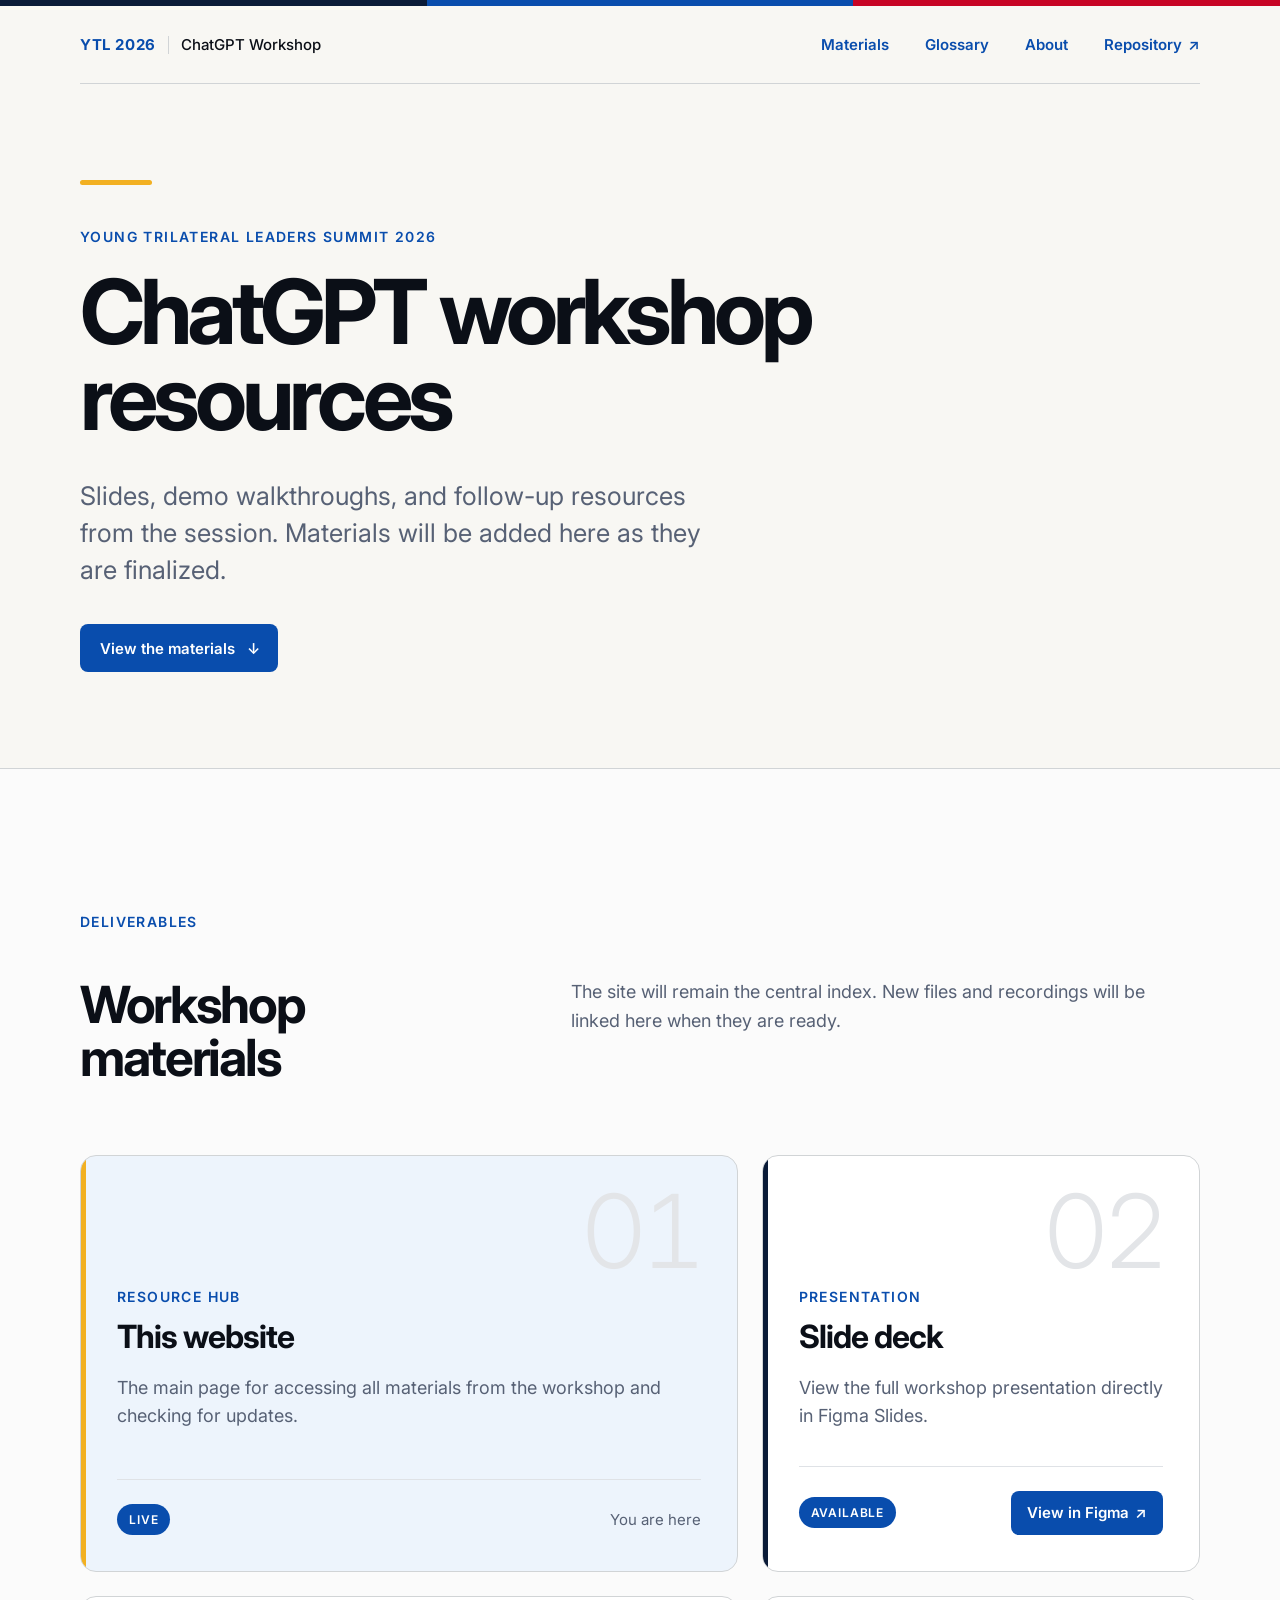
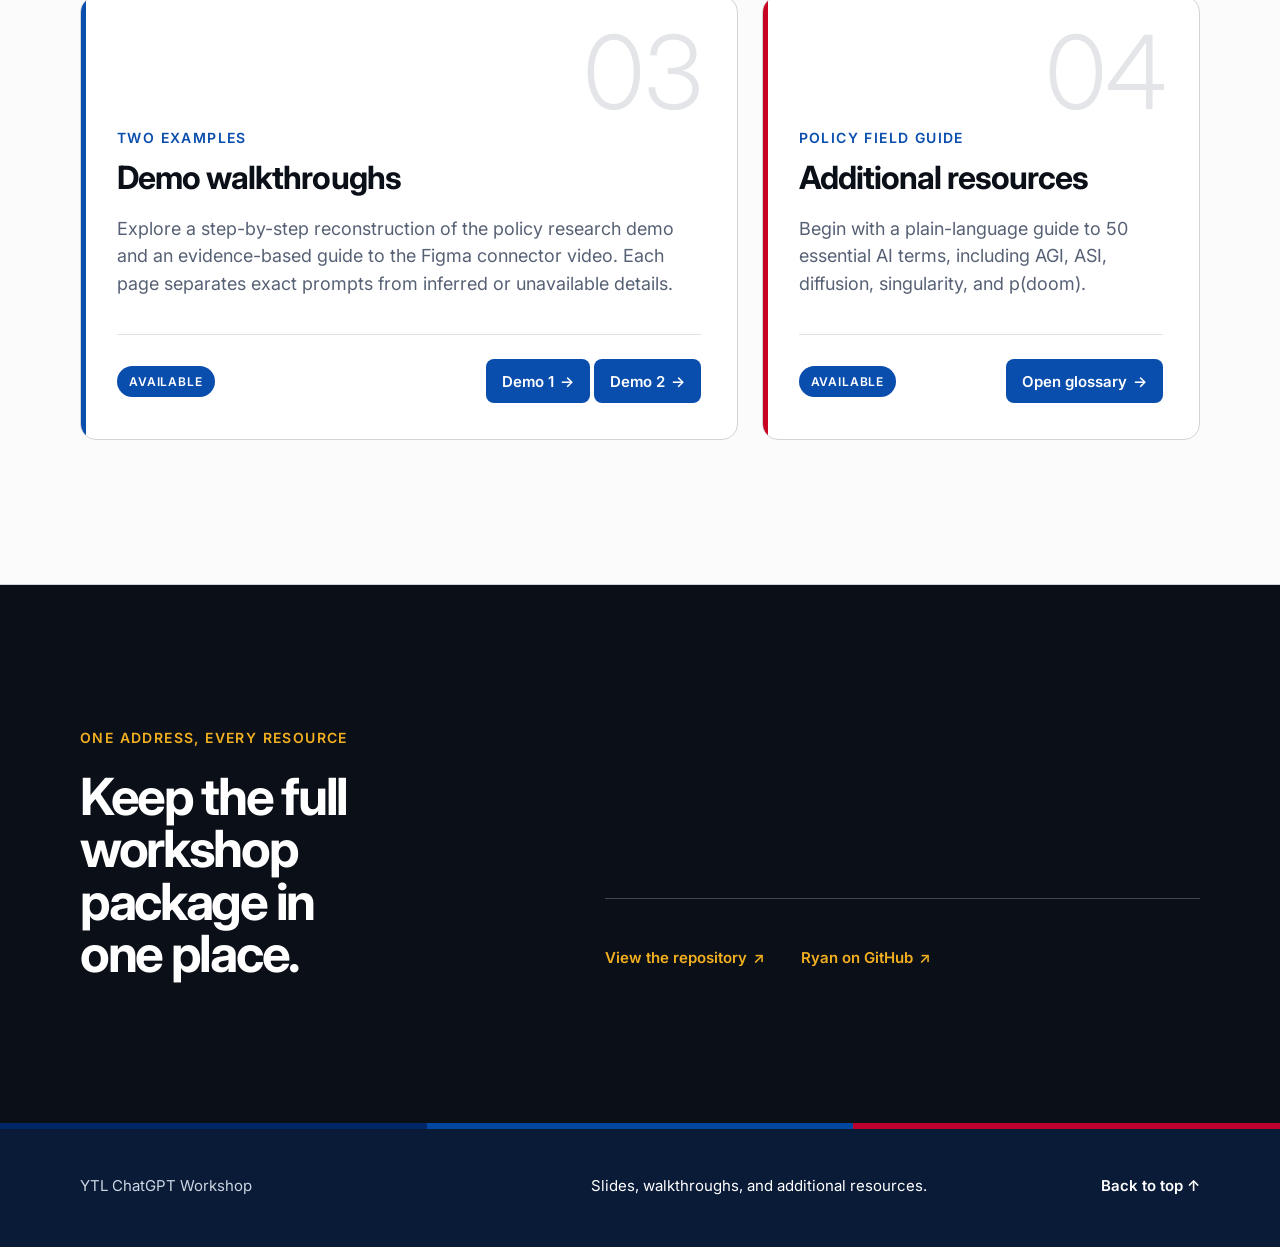
<file: index.html>
<!doctype html>
<html lang="en">
  <head>
    <meta charset="utf-8" />
    <meta name="viewport" content="width=device-width, initial-scale=1" />
    <meta name="theme-color" content="#f8f7f3" />
    <meta
      name="description"
      content="Slides, demo walkthroughs, and additional resources from the YTL ChatGPT workshop."
    />
    <meta property="og:title" content="YTL ChatGPT Workshop Resources" />
    <meta
      property="og:description"
      content="Workshop materials, recordings, and follow-up resources in one place."
    />
    <meta property="og:type" content="website" />
    <title>YTL ChatGPT Workshop Resources</title>
    <link rel="preconnect" href="https://fonts.googleapis.com" />
    <link rel="preconnect" href="https://fonts.gstatic.com" crossorigin />
    <link
      href="https://fonts.googleapis.com/css2?family=Inter:wght@300;400;500;600;700&display=swap"
      rel="stylesheet"
    />
    <link rel="stylesheet" href="styles.css?v=20260820-2" />
  </head>
  <body>
    <a class="skip-link" href="#materials">Skip to materials</a>

    <div class="alliance-bar" aria-hidden="true">
      <span></span><span></span><span></span>
    </div>

    <header class="site-header">
      <a class="wordmark" href="#top" aria-label="YTL ChatGPT workshop home">
        <span class="wordmark-initials">YTL 2026</span>
        <span class="wordmark-divider" aria-hidden="true"></span>
        <span>ChatGPT Workshop</span>
      </a>
      <nav aria-label="Primary navigation">
        <a href="#materials">Materials</a>
        <a href="ai-policy-glossary.html">Glossary</a>
        <a href="#about">About</a>
        <a
          href="https://github.com/kairosiann/ytl-chatgpt-tutorial"
          target="_blank"
          rel="noreferrer"
        >Repository <span aria-hidden="true">↗</span></a>
      </nav>
    </header>

    <main id="top">
      <section class="hero" aria-labelledby="page-title">
        <div class="hero-copy">
          <p class="eyebrow">Young Trilateral Leaders Summit 2026</p>
          <h1 id="page-title">ChatGPT workshop resources</h1>
          <p class="hero-description">
            Slides, demo walkthroughs, and follow-up resources from the session.
            Materials will be added here as they are finalized.
          </p>
          <a class="primary-link" href="#materials">
            View the materials <span aria-hidden="true">↓</span>
          </a>
        </div>
      </section>

      <section class="materials section" id="materials" aria-labelledby="materials-title">
        <div class="section-heading">
          <p class="eyebrow">Deliverables</p>
          <h2 id="materials-title">Workshop materials</h2>
          <p>
            The site will remain the central index. New files and recordings will
            be linked here when they are ready.
          </p>
        </div>

        <div class="deliverable-list">
          <article class="deliverable">
            <p class="deliverable-number">01</p>
            <div class="deliverable-copy">
              <p class="deliverable-type">Resource hub</p>
              <h3>This website</h3>
              <p>
                The main page for accessing all materials from the workshop and
                checking for updates.
              </p>
            </div>
            <div class="deliverable-action">
              <span class="status-label status-label-live">Live</span>
              <span class="action-note">You are here</span>
            </div>
          </article>

          <article class="deliverable">
            <p class="deliverable-number">02</p>
            <div class="deliverable-copy">
              <p class="deliverable-type">Presentation</p>
              <h3>Slide deck</h3>
              <p>
                View the full workshop presentation directly in Figma Slides.
              </p>
            </div>
            <div class="deliverable-action">
              <span class="status-label status-label-live">Available</span>
              <a
                class="action-link"
                href="https://www.figma.com/deck/dAGKEps3FXdDntwBfIjSTo"
                target="_blank"
                rel="noreferrer"
              >View in Figma <span aria-hidden="true">↗</span></a>
            </div>
          </article>

          <article class="deliverable">
            <p class="deliverable-number">03</p>
            <div class="deliverable-copy">
              <p class="deliverable-type">Two examples</p>
              <h3>Demo walkthroughs</h3>
              <p>
                Explore a step-by-step reconstruction of the policy research demo
                and an evidence-based guide to the Figma connector video. Each page
                separates exact prompts from inferred or unavailable details.
              </p>
            </div>
            <div class="deliverable-action">
              <span class="status-label status-label-live">Available</span>
              <div class="action-links" aria-label="Demo walkthroughs">
                <a class="action-link action-link-secondary" href="demo-1-walkthrough.html">Demo 1 <span aria-hidden="true">→</span></a>
                <a class="action-link" href="demo-2-walkthrough.html">Demo 2 <span aria-hidden="true">→</span></a>
              </div>
            </div>
          </article>

          <article class="deliverable">
            <p class="deliverable-number">04</p>
            <div class="deliverable-copy">
              <p class="deliverable-type">Policy field guide</p>
              <h3>Additional resources</h3>
              <p>
                Begin with a plain-language guide to 50 essential AI terms,
                including AGI, ASI, diffusion, singularity, and p(doom).
              </p>
            </div>
            <div class="deliverable-action">
              <span class="status-label status-label-live">Available</span>
              <a class="action-link" href="ai-policy-glossary.html">Open glossary <span aria-hidden="true">→</span></a>
            </div>
          </article>
        </div>
      </section>

      <section class="about section" id="about" aria-labelledby="about-title">
        <div class="about-heading">
          <p class="eyebrow">One address, every resource</p>
          <h2 id="about-title">Keep the full workshop package in one place.</h2>
        </div>
        <div class="about-copy">
          <div class="about-links">
            <a
              href="https://github.com/kairosiann/ytl-chatgpt-tutorial"
              target="_blank"
              rel="noreferrer"
            >View the repository <span aria-hidden="true">↗</span></a>
            <a
              href="https://github.com/kairosiann"
              target="_blank"
              rel="noreferrer"
            >Ryan on GitHub <span aria-hidden="true">↗</span></a>
          </div>
        </div>
      </section>
    </main>

    <footer>
      <div class="footer-rail" aria-hidden="true"><span></span><span></span><span></span></div>
      <p>YTL ChatGPT Workshop</p>
      <p>Slides, walkthroughs, and additional resources.</p>
      <a href="#top">Back to top ↑</a>
    </footer>
  </body>
</html>
</file>
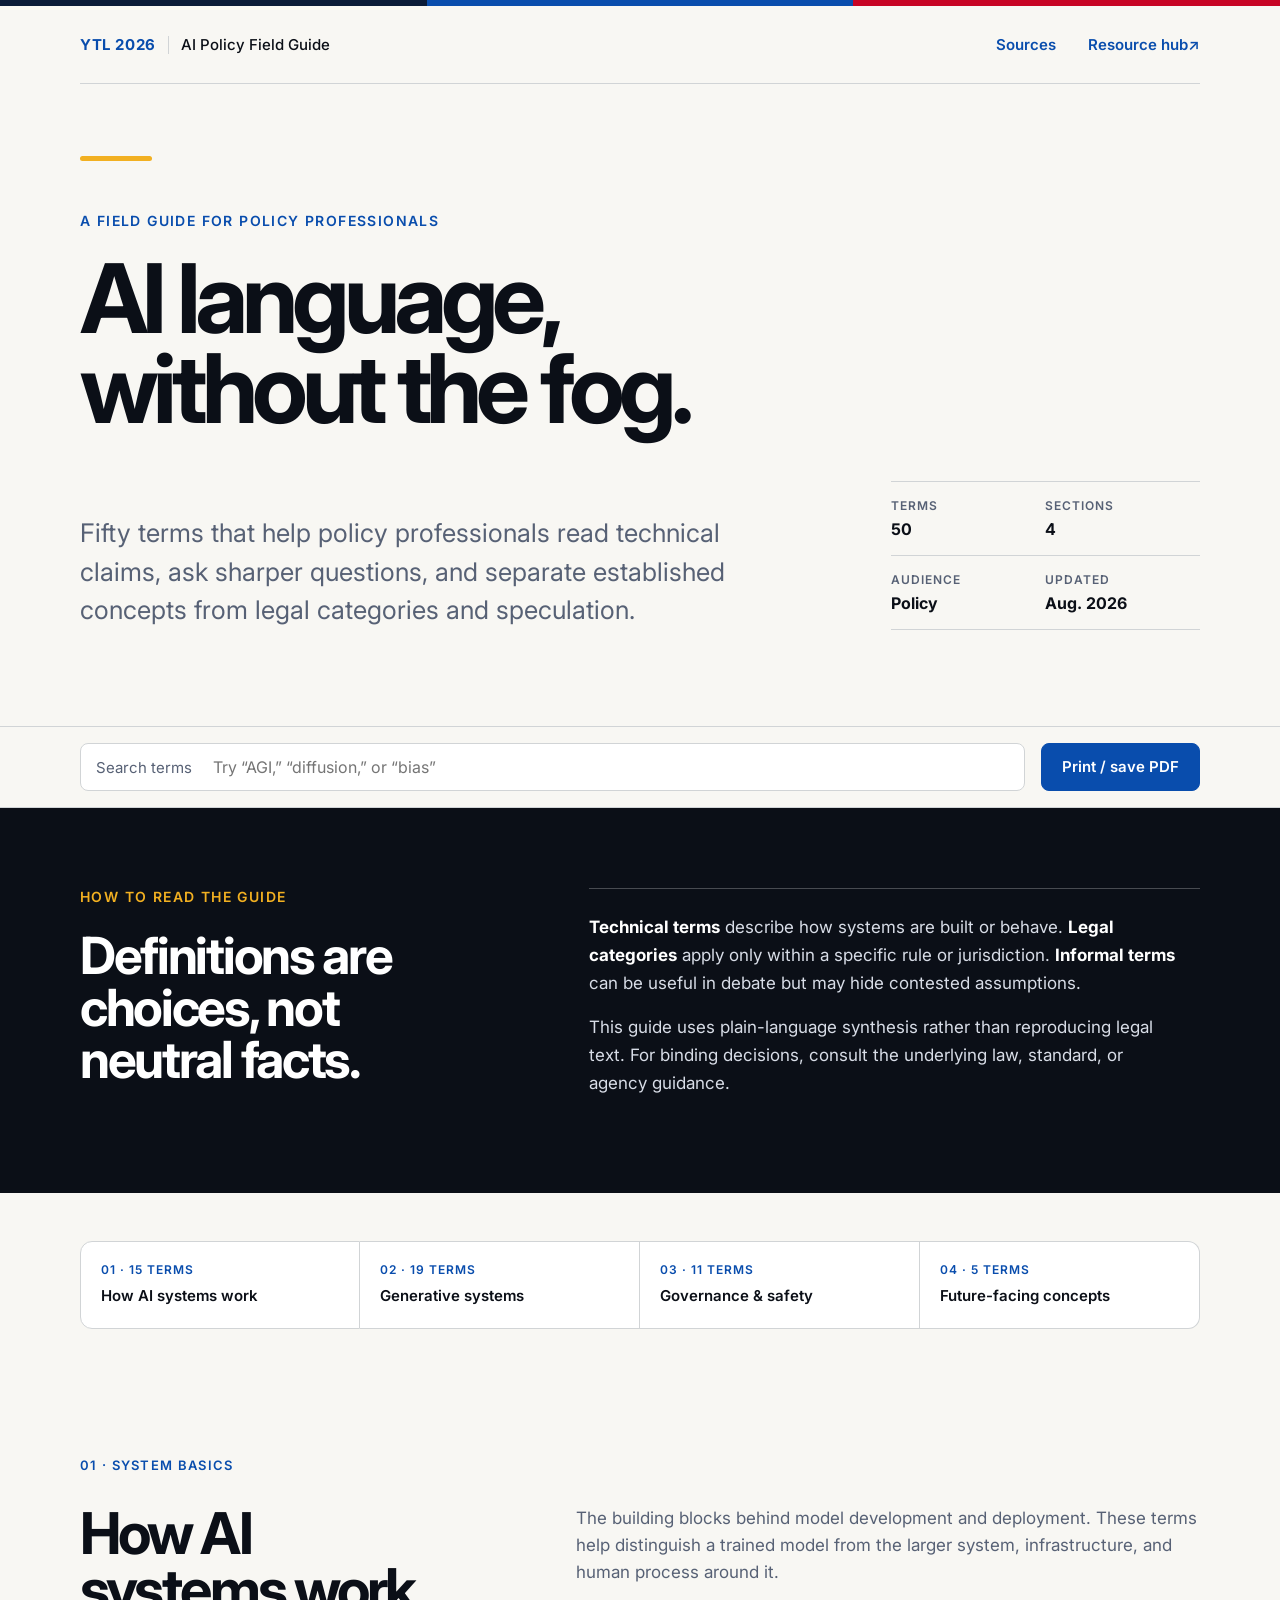
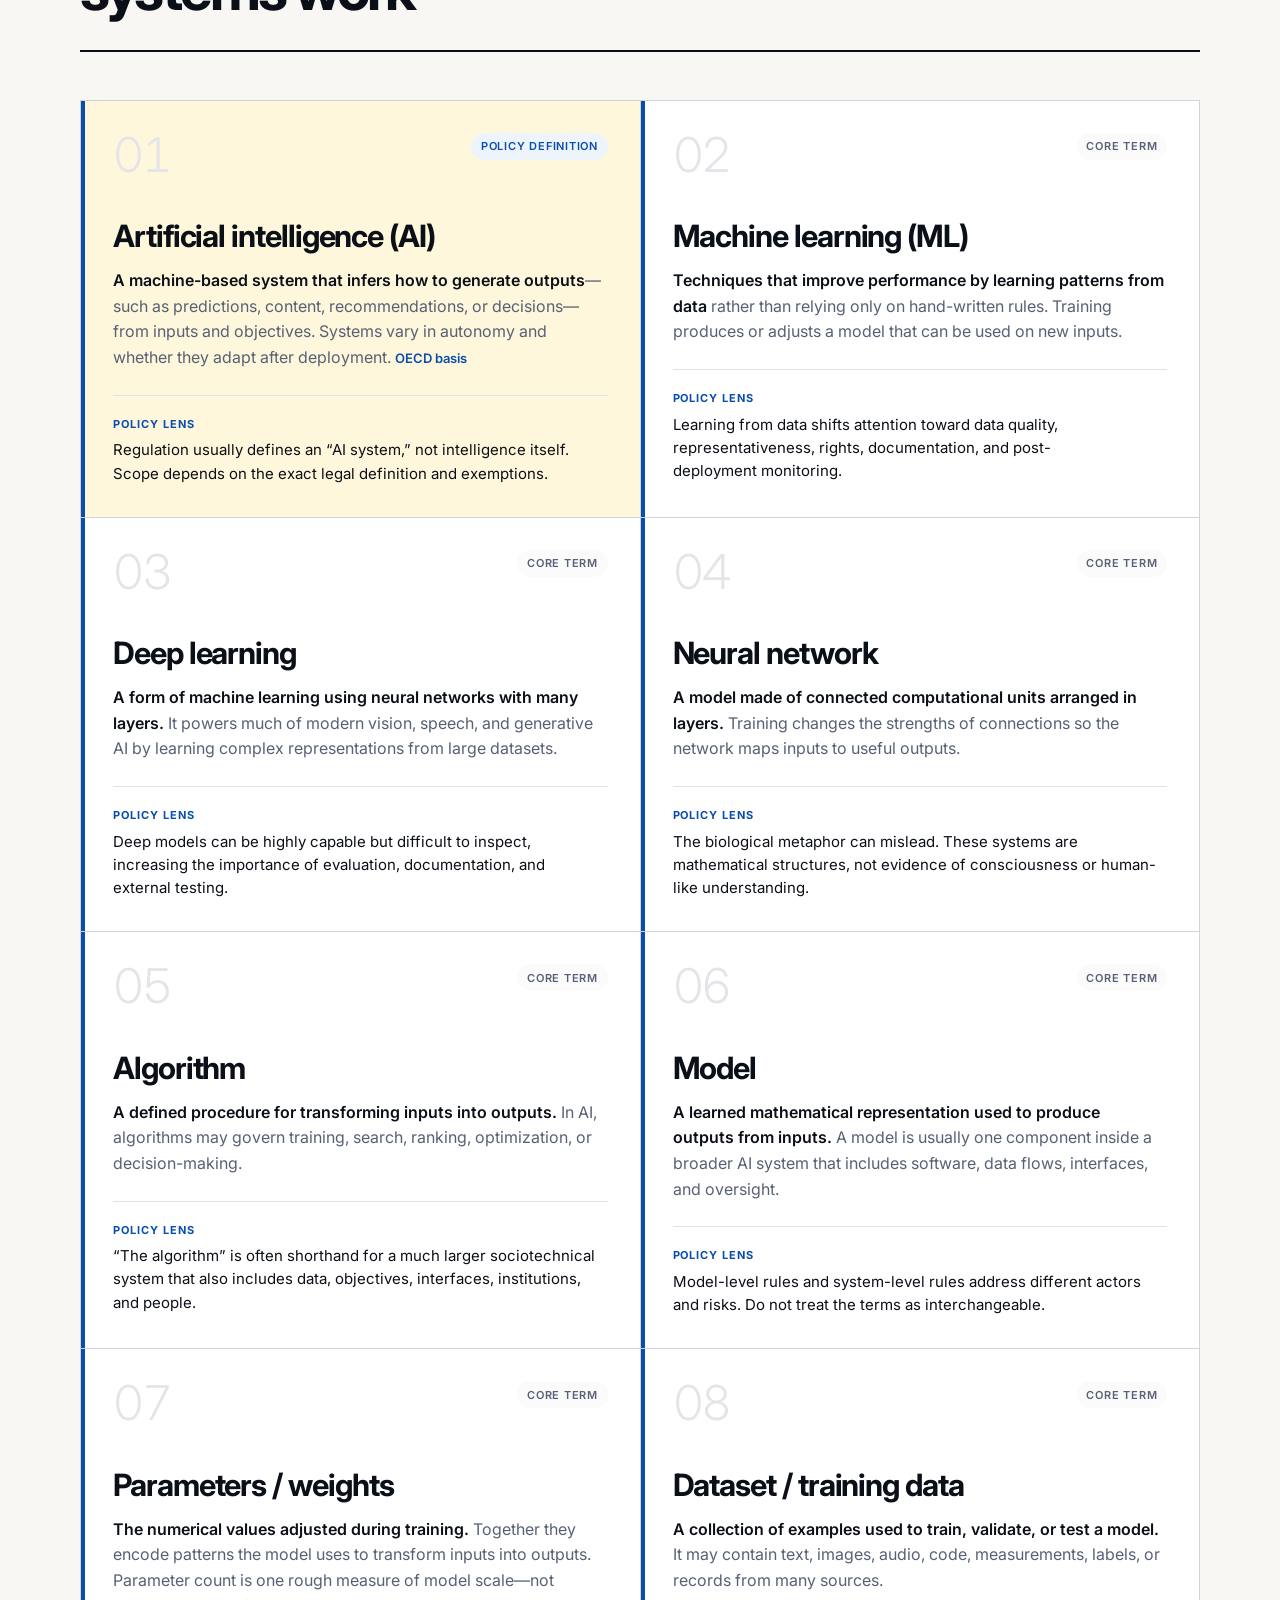
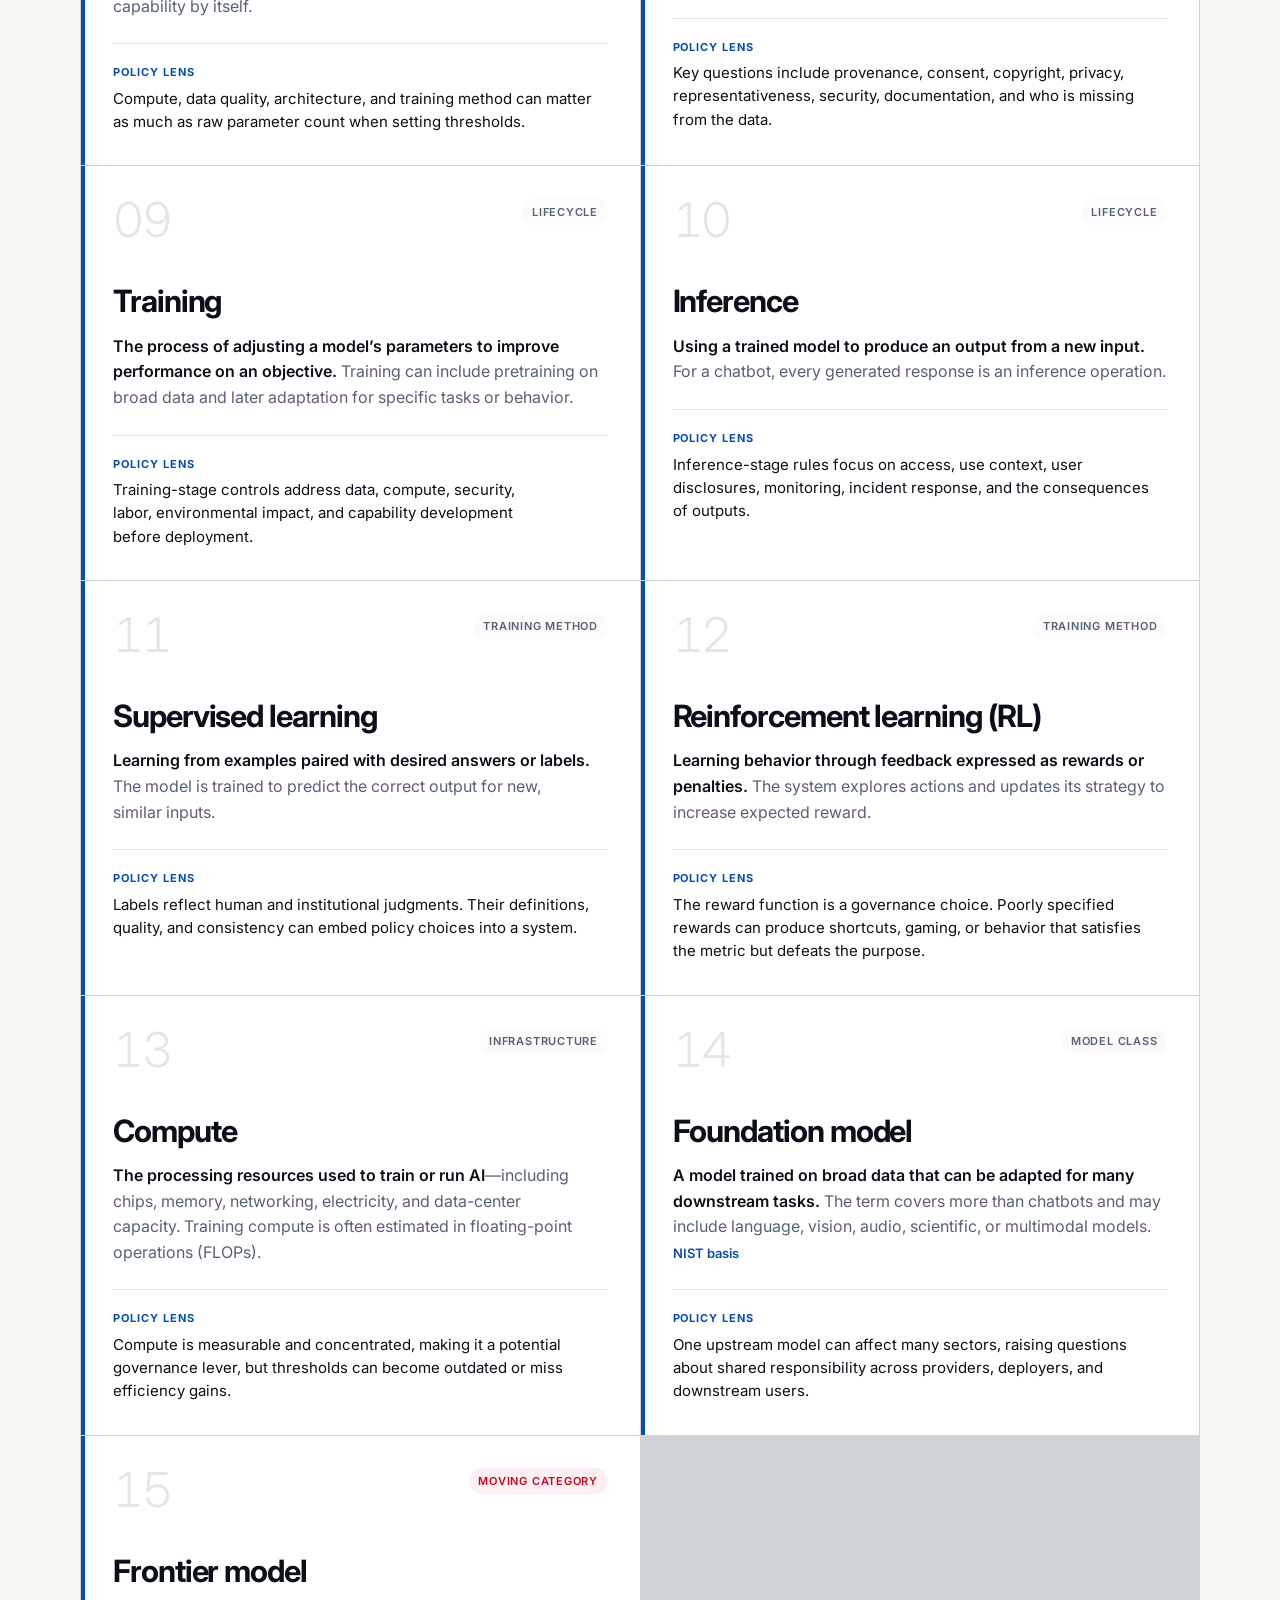
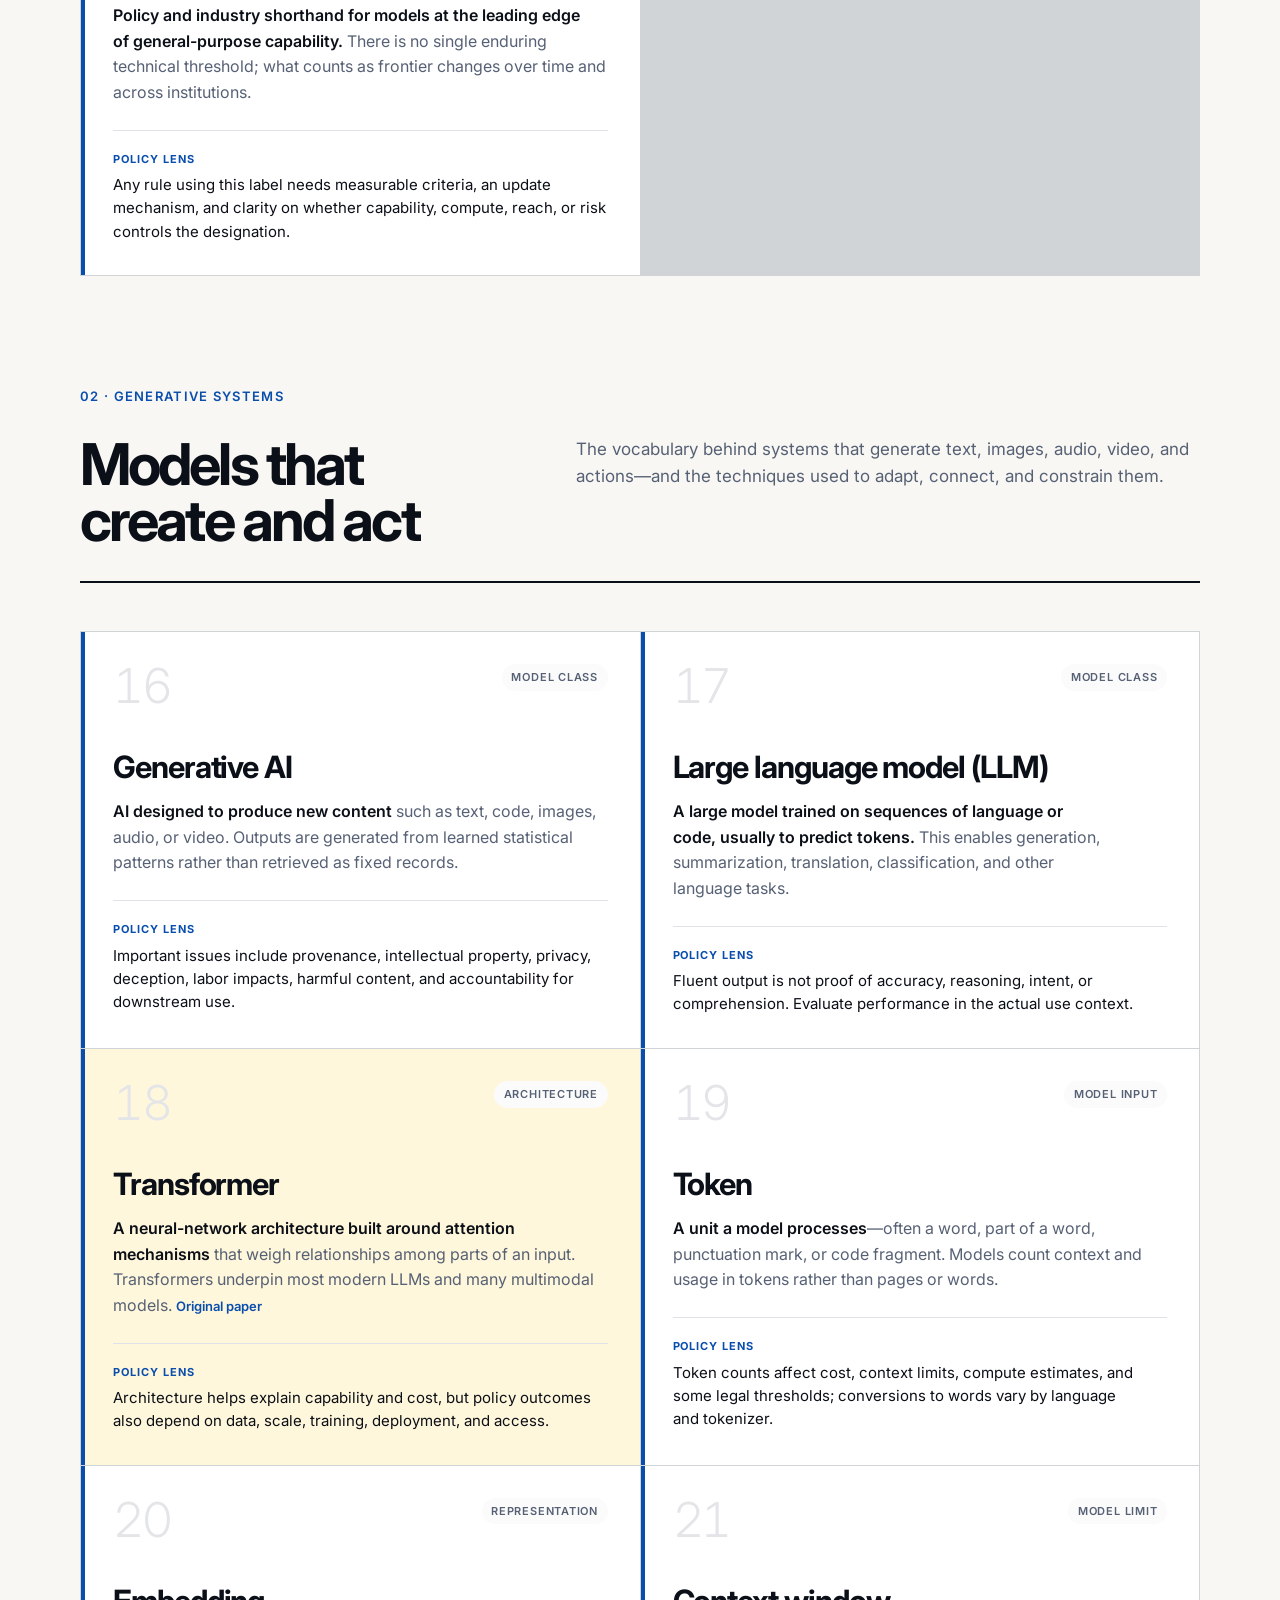
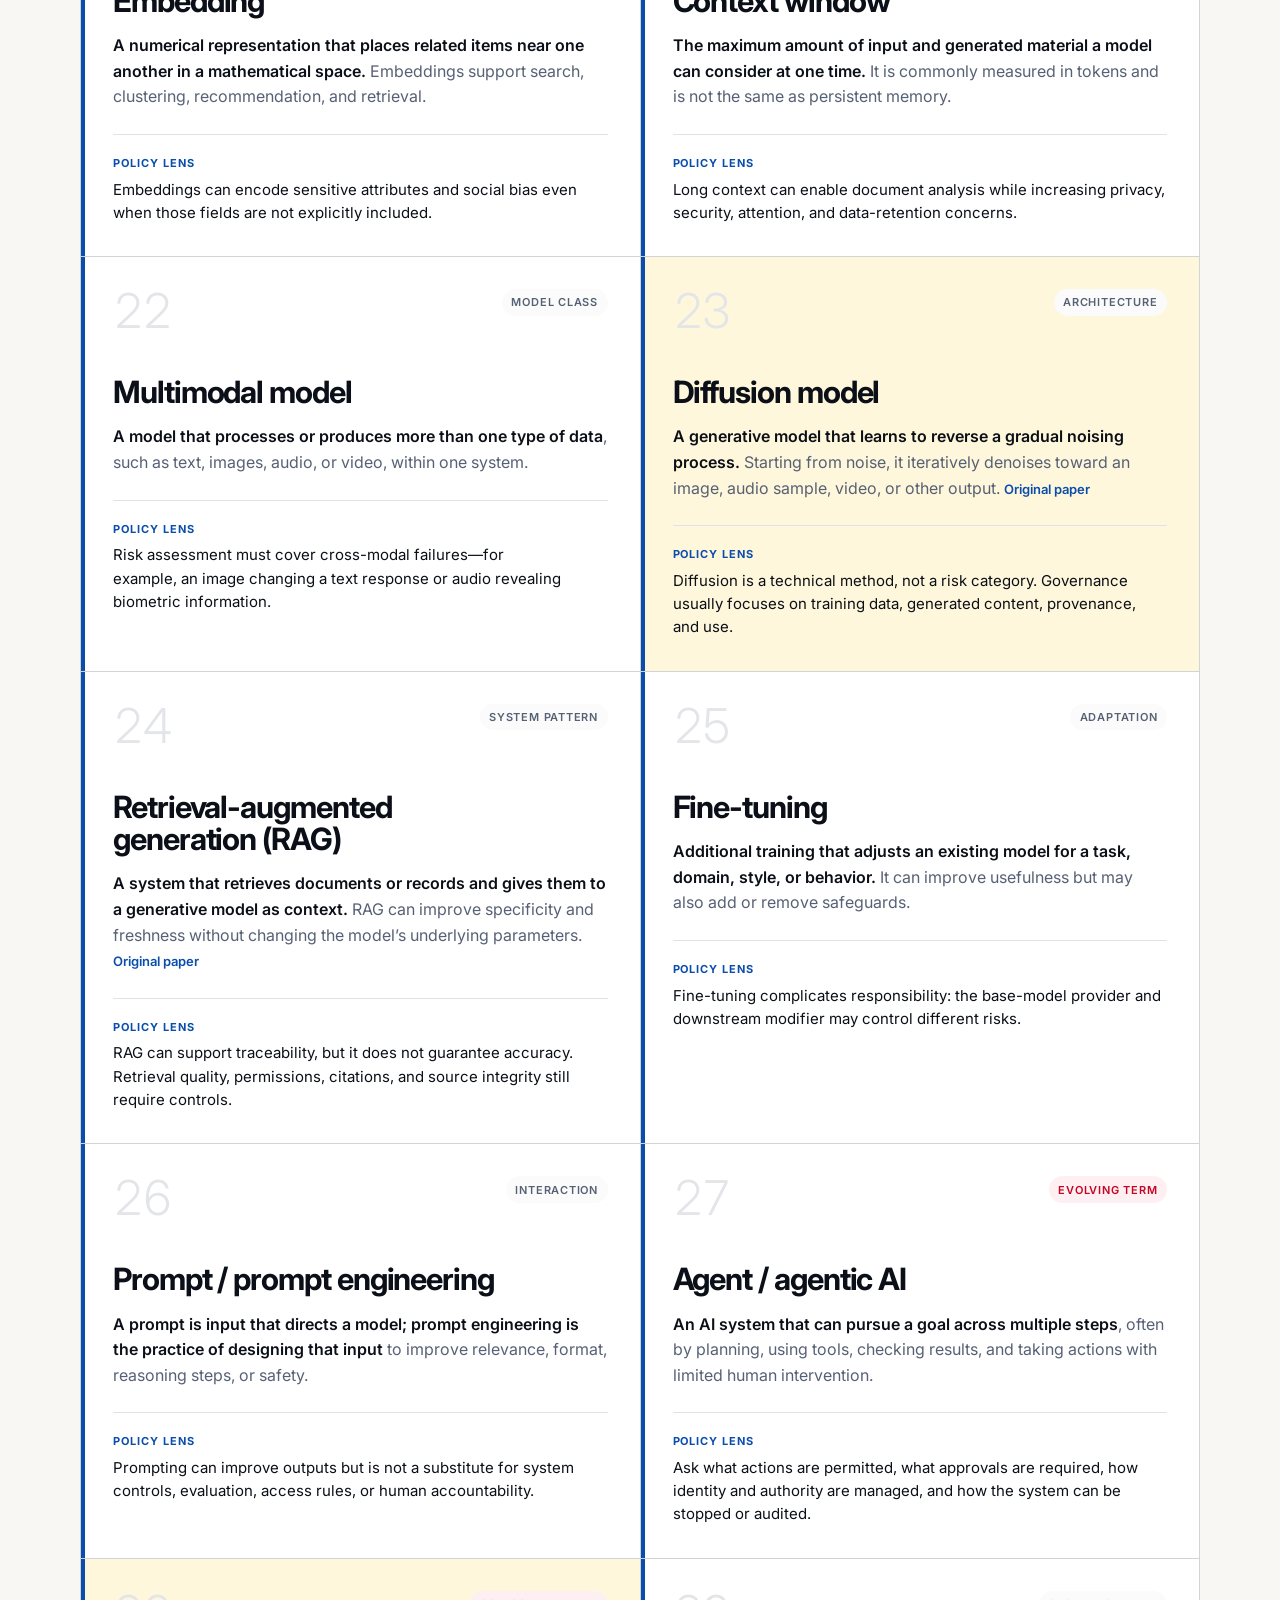
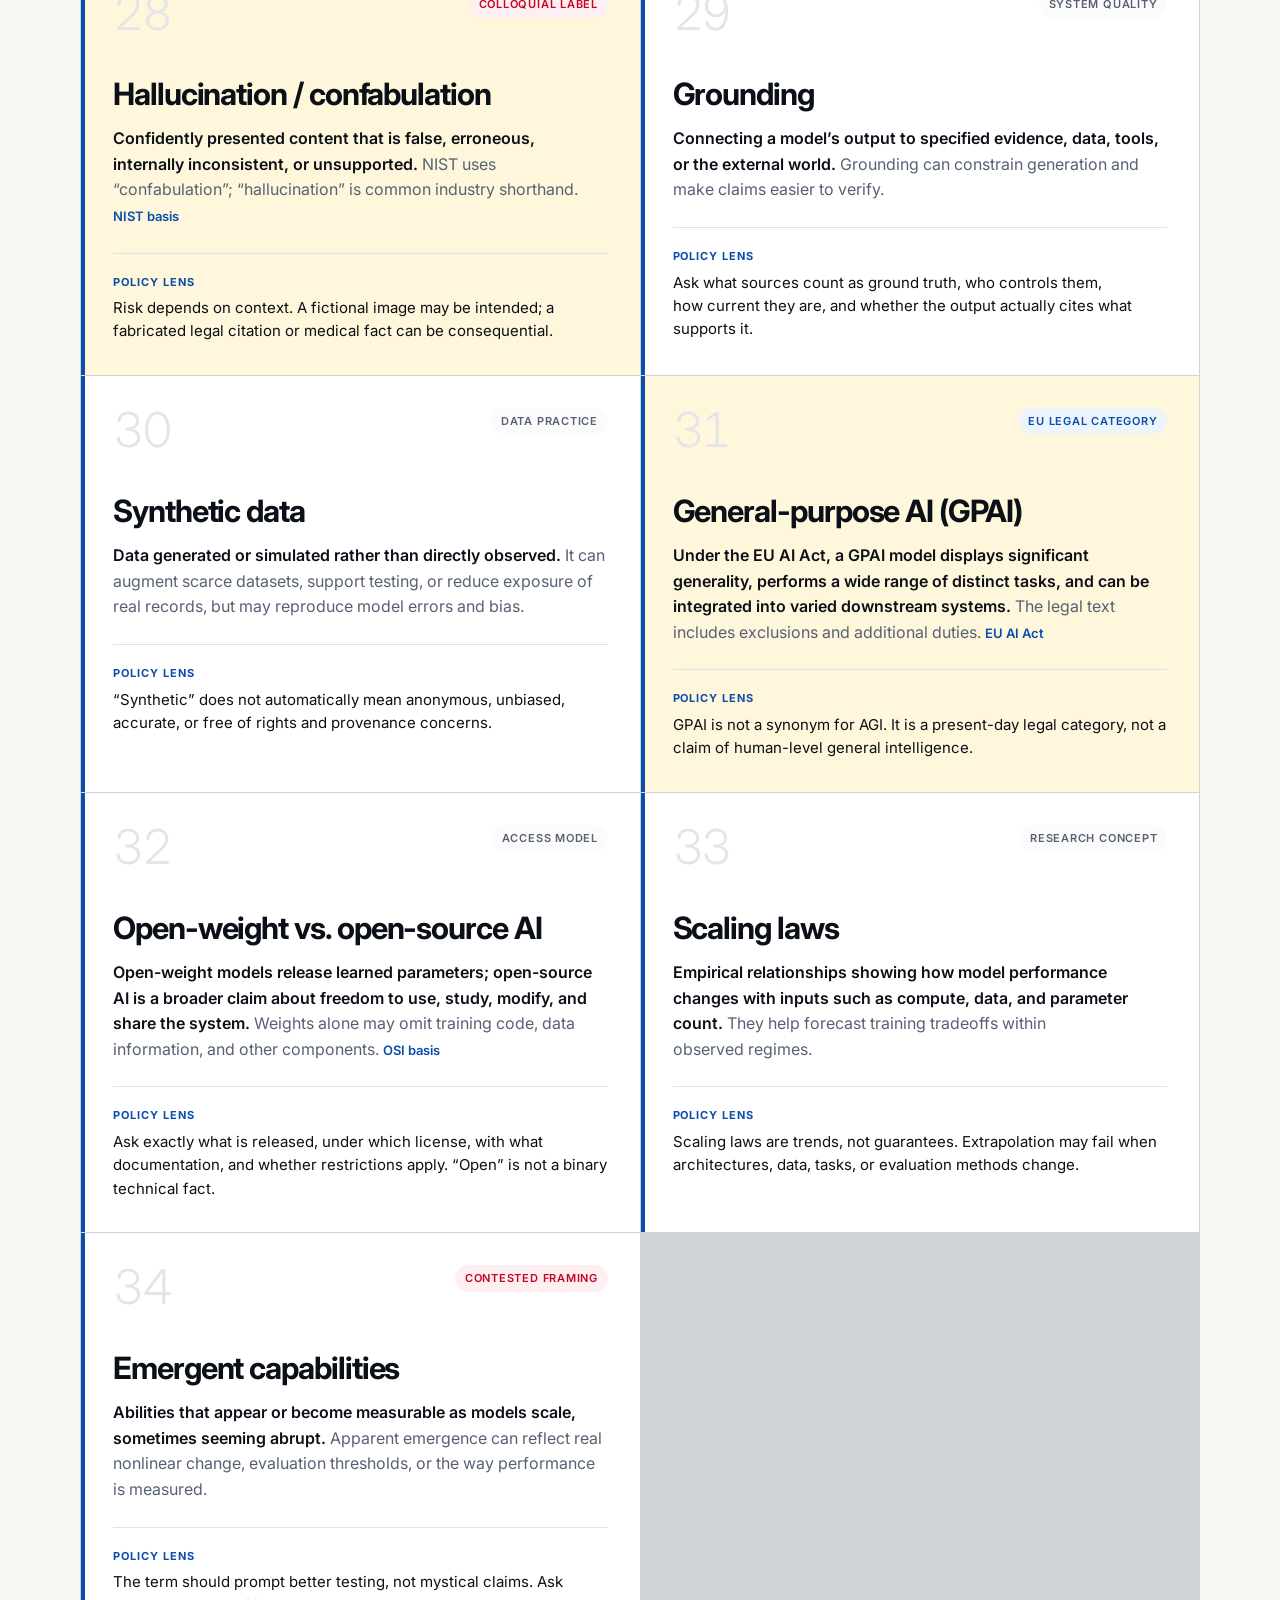
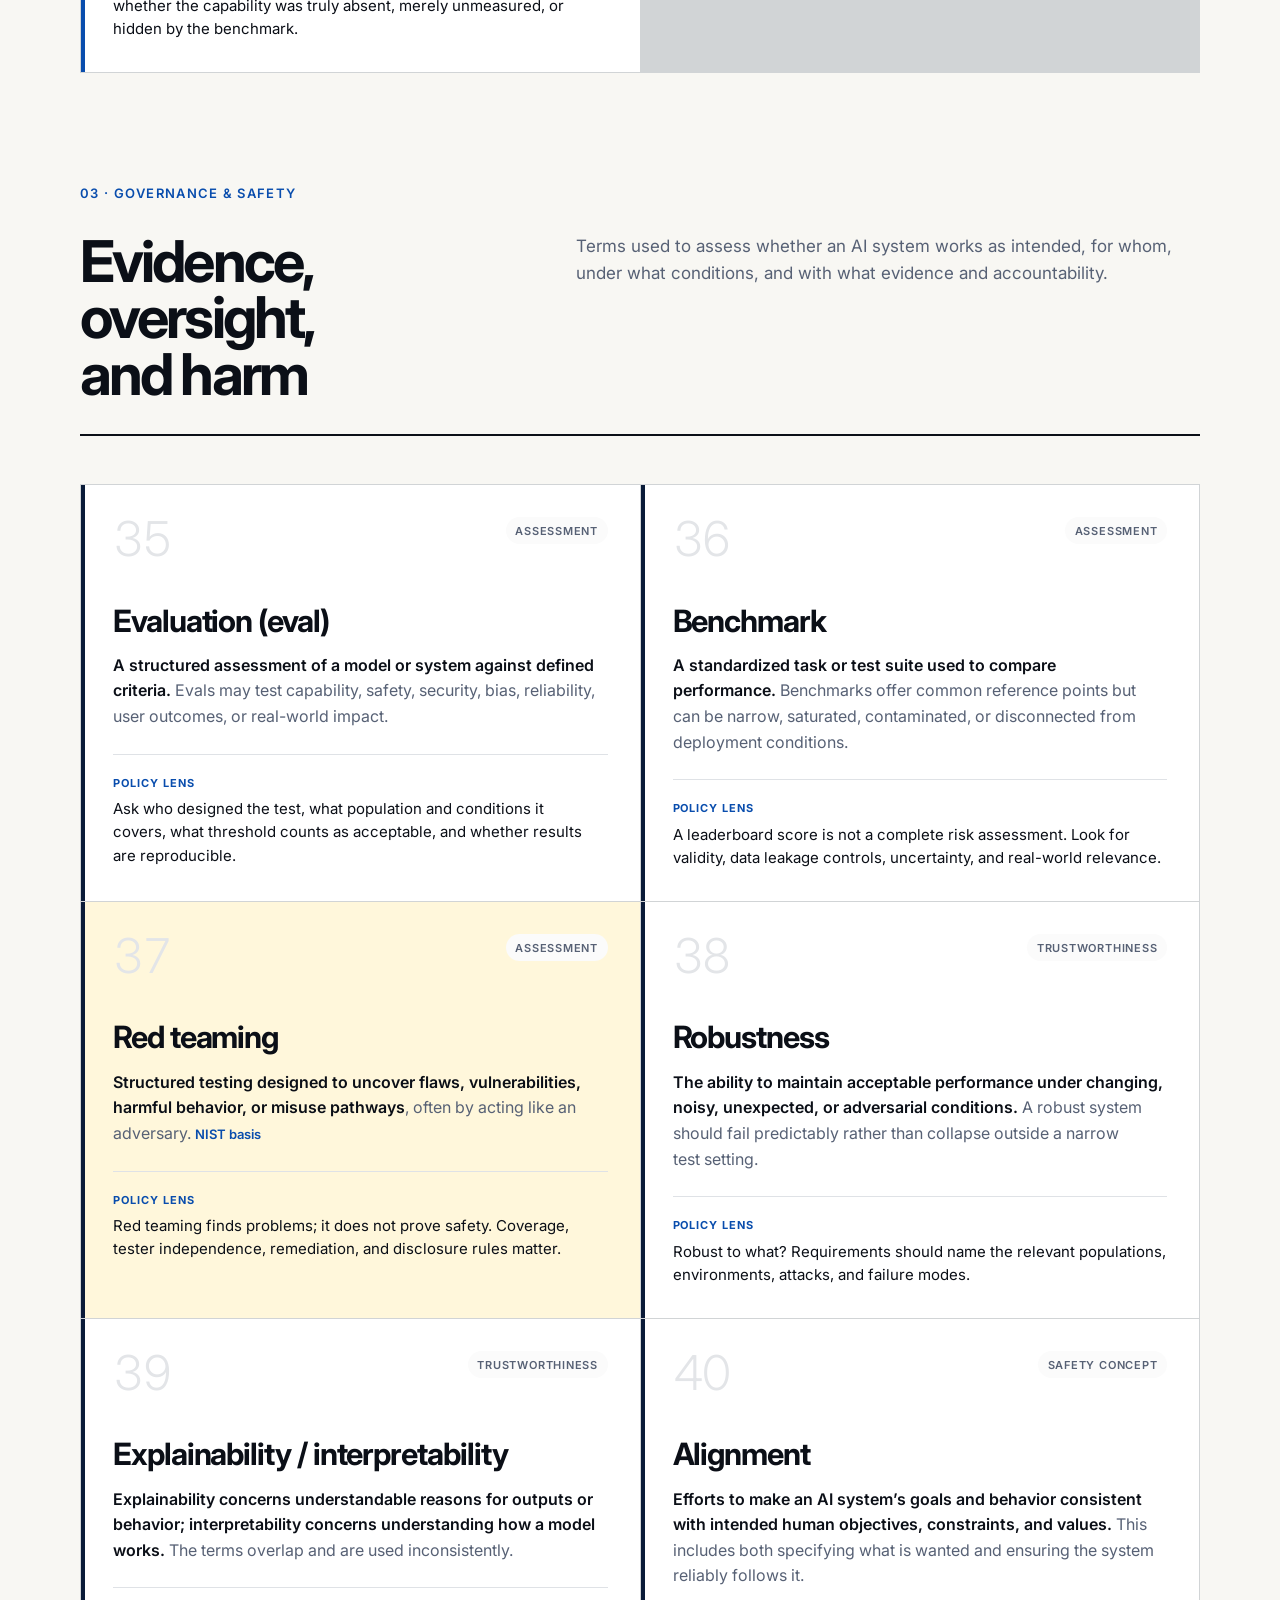
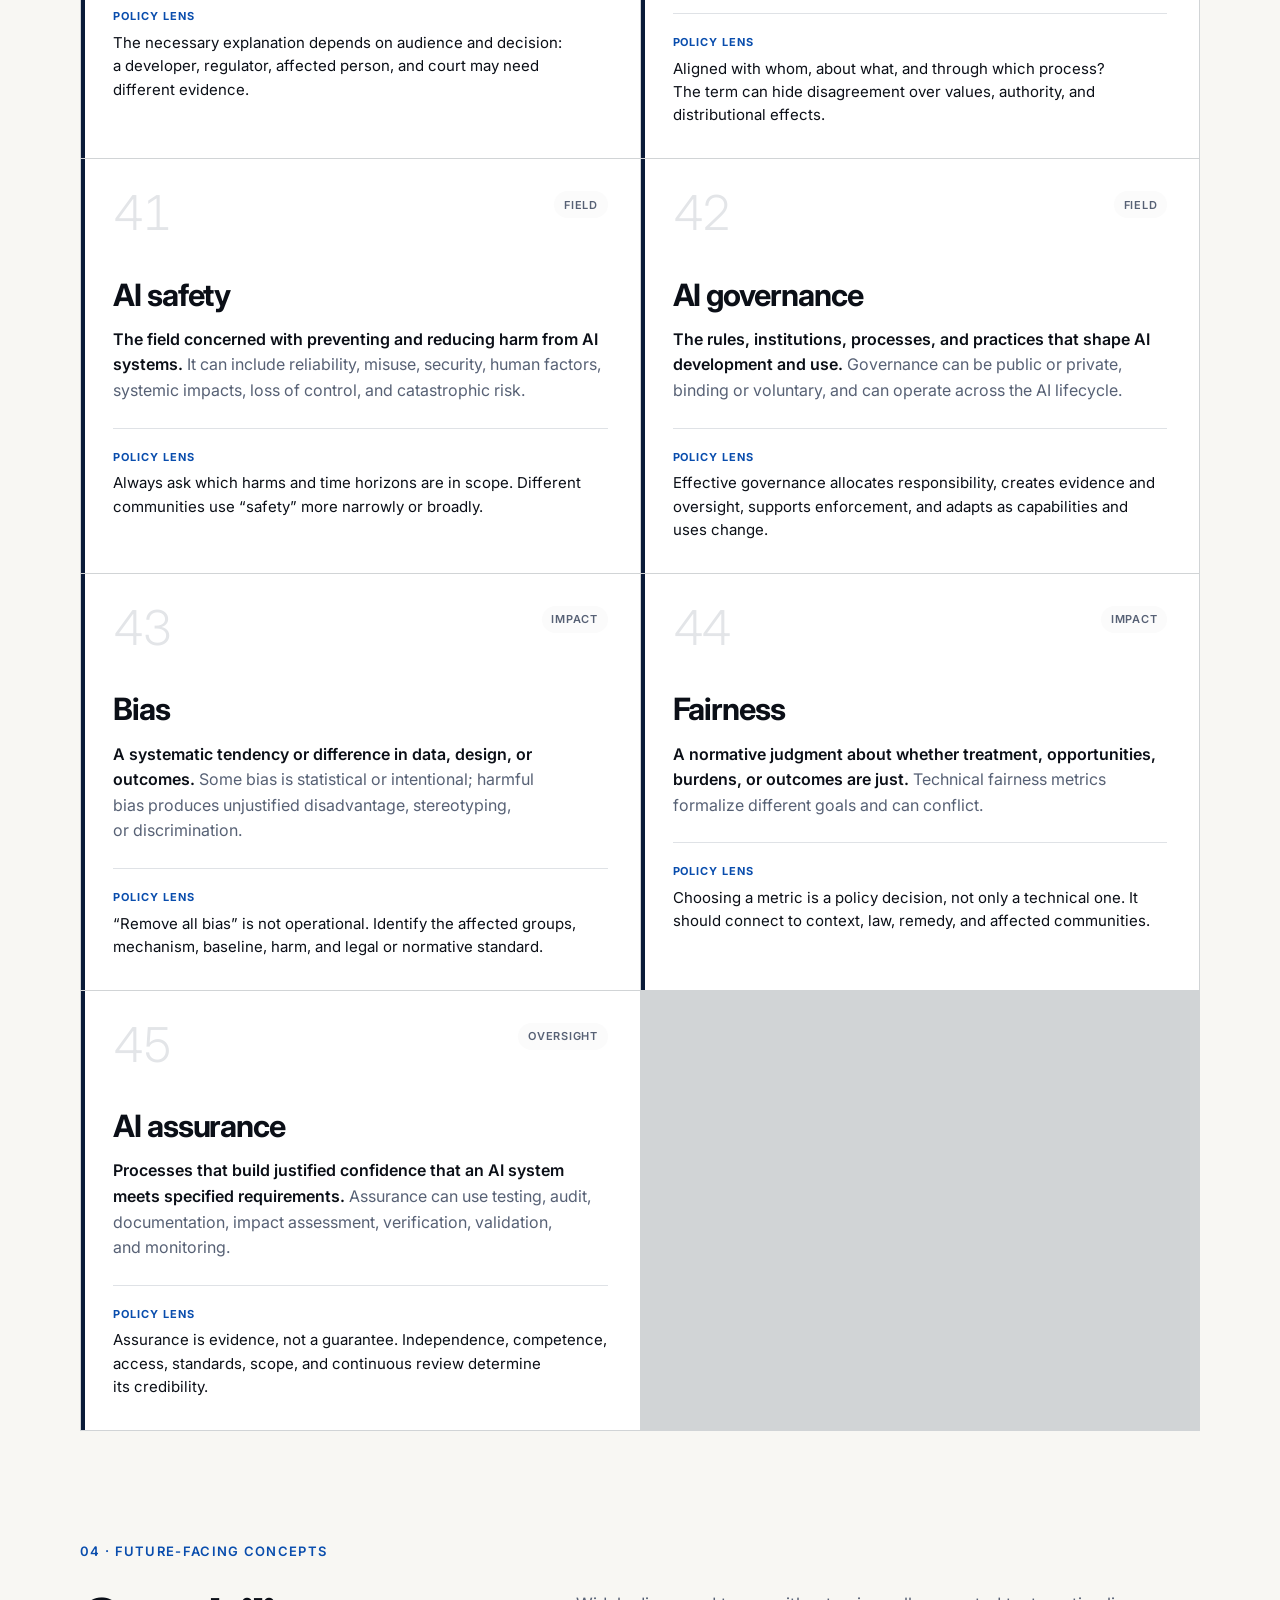
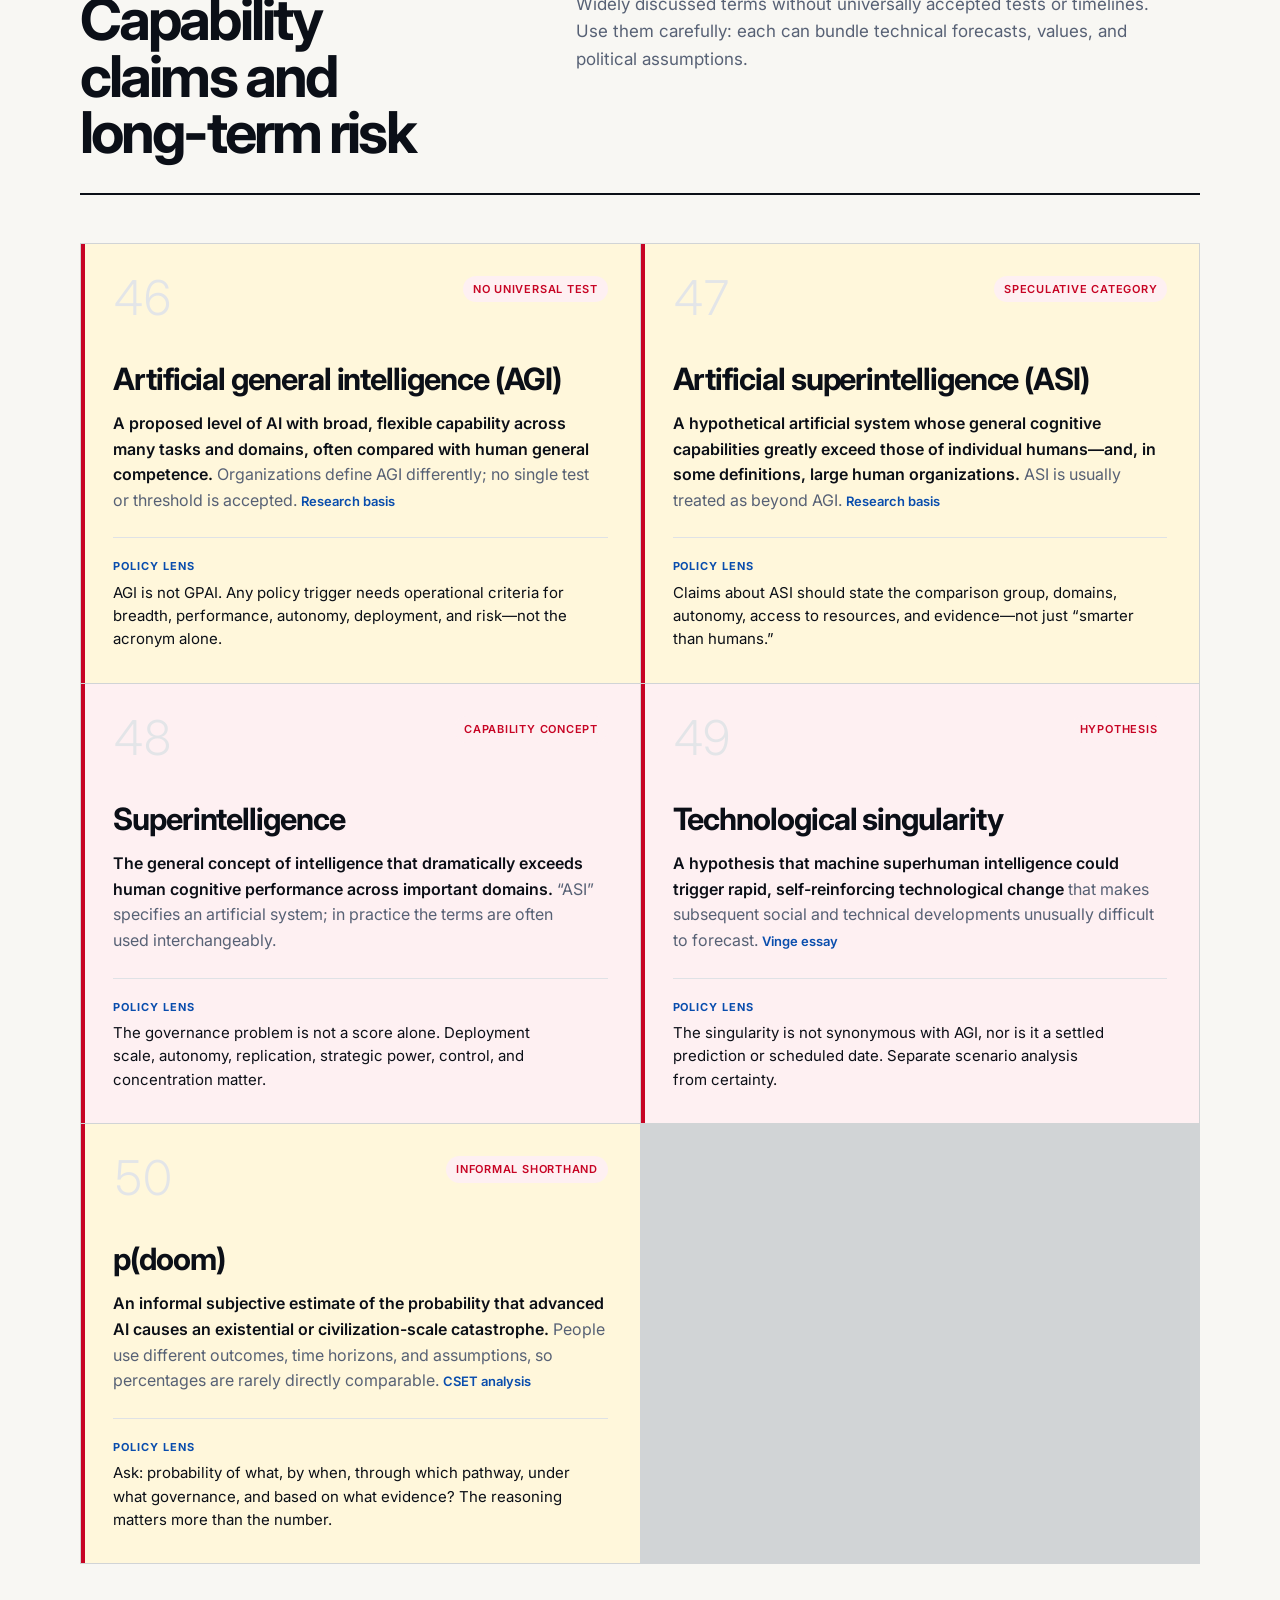
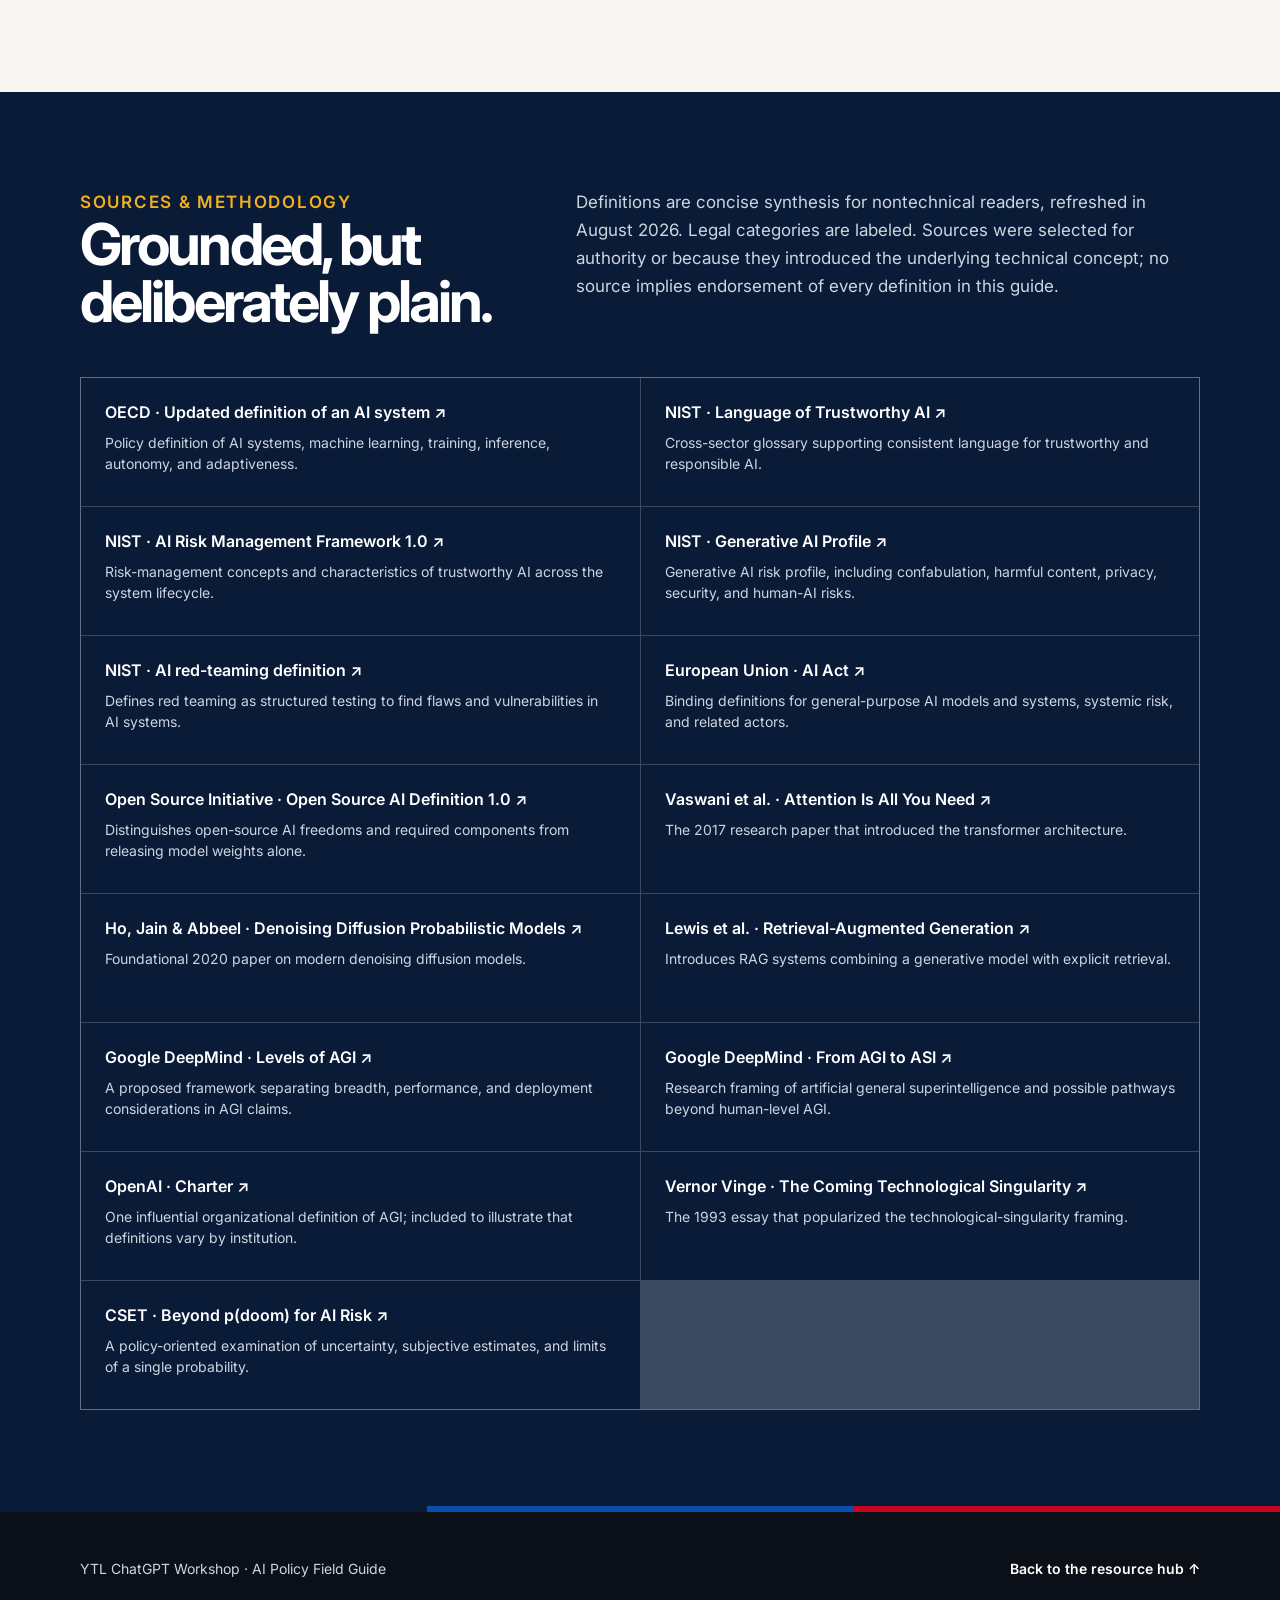
<file: ai-policy-glossary.html>
<!doctype html>
<html lang="en">
  <head>
    <meta charset="utf-8" />
    <meta name="viewport" content="width=device-width, initial-scale=1" />
    <meta name="theme-color" content="#f8f7f3" />
    <meta
      name="description"
      content="A plain-language field guide to 50 AI terms policy professionals should know."
    />
    <meta property="og:title" content="AI Language for Policy — 50 Essential Terms" />
    <meta
      property="og:description"
      content="A policy-friendly glossary covering AI systems, generative models, governance, safety, AGI, ASI, superintelligence, singularity, and p(doom)."
    />
    <meta property="og:type" content="website" />
    <title>AI Language for Policy — 50 Essential Terms</title>
    <link rel="preconnect" href="https://fonts.googleapis.com" />
    <link rel="preconnect" href="https://fonts.gstatic.com" crossorigin />
    <link
      href="https://fonts.googleapis.com/css2?family=Inter:wght@300;400;500;600;700&display=swap"
      rel="stylesheet"
    />
    <style>
      :root {
        --canvas: #f8f7f3;
        --surface: #ffffff;
        --surface-subtle: #fbfbfb;
        --ink: #0b0f17;
        --navy: #0a1b38;
        --blue: #094dad;
        --red: #c70424;
        --gold: #f2b021;
        --muted: #576175;
        --border: #d1d4d6;
        --border-soft: #dfe2e6;
        --number: #e3e5e8;
        --blue-tint: #edf4fc;
        --gold-tint: #fff7db;
        --red-tint: #fef0f2;
        --font: "Inter", system-ui, -apple-system, BlinkMacSystemFont, "Segoe UI", sans-serif;
        --container: min(100% - 2 * clamp(1.25rem, 6.25vw, 7.5rem), 90rem);
      }

      * { box-sizing: border-box; }

      html {
        scroll-behavior: smooth;
        -webkit-font-smoothing: antialiased;
        -moz-osx-font-smoothing: grayscale;
      }

      body {
        margin: 0;
        background: var(--canvas);
        color: var(--ink);
        font-family: var(--font);
      }

      a { color: inherit; }
      p { text-wrap: pretty; }
      h1, h2, h3 { margin-top: 0; text-wrap: balance; }

      .skip-link {
        position: fixed;
        top: 0.75rem;
        left: 0.75rem;
        z-index: 100;
        padding: 0.75rem 1rem;
        transform: translateY(-150%);
        border-radius: 8px;
        background: var(--blue);
        color: white;
        font-weight: 600;
        text-decoration: none;
        transition: transform 180ms;
      }

      .skip-link:focus { transform: translateY(0); }

      .alliance-bar,
      .footer-rail {
        display: grid;
        grid-template-columns: repeat(3, 1fr);
        height: 6px;
      }

      .alliance-bar span:nth-child(1), .footer-rail span:nth-child(1) { background: var(--navy); }
      .alliance-bar span:nth-child(2), .footer-rail span:nth-child(2) { background: var(--blue); }
      .alliance-bar span:nth-child(3), .footer-rail span:nth-child(3) { background: var(--red); }

      .site-header {
        display: flex;
        min-height: 78px;
        align-items: center;
        justify-content: space-between;
        gap: 2rem;
        width: var(--container);
        margin-inline: auto;
        border-bottom: 1px solid var(--border);
      }

      .wordmark {
        display: inline-flex;
        min-height: 44px;
        align-items: center;
        gap: 0.75rem;
        font-size: 0.9375rem;
        font-weight: 500;
        text-decoration: none;
      }

      .wordmark strong { color: var(--blue); letter-spacing: 0.04em; }
      .wordmark-divider { width: 1px; height: 18px; background: var(--border); }

      .header-nav { display: flex; align-items: center; gap: 2rem; }

      .header-nav a {
        display: inline-flex;
        min-height: 44px;
        align-items: center;
        color: var(--blue);
        font-size: 0.9375rem;
        font-weight: 600;
        text-decoration: none;
      }

      .header-nav a:hover { text-decoration: underline; text-underline-offset: 5px; }

      .hero {
        position: relative;
        width: var(--container);
        margin-inline: auto;
        padding: clamp(6rem, 10vw, 9rem) 0 6rem;
      }

      .hero::before {
        position: absolute;
        top: 4.5rem;
        left: 0;
        width: 72px;
        height: 5px;
        border-radius: 4px;
        background: var(--gold);
        content: "";
      }

      .eyebrow {
        margin: 0 0 1.5rem;
        color: var(--blue);
        font-size: 0.875rem;
        font-weight: 600;
        letter-spacing: 0.1em;
        text-transform: uppercase;
      }

      h1 {
        max-width: 1000px;
        margin-bottom: 0;
        font-size: clamp(3.5rem, 7.5vw, 7rem);
        font-weight: 700;
        letter-spacing: -0.06em;
        line-height: 0.94;
      }

      .hero-intro {
        display: grid;
        grid-template-columns: minmax(0, 7fr) minmax(240px, 3fr);
        gap: clamp(2.25rem, 7vw, 6rem);
        align-items: end;
        margin-top: 3rem;
      }

      .hero-lede {
        max-width: 760px;
        margin: 0;
        color: var(--muted);
        font-size: clamp(1.25rem, 2vw, 1.625rem);
        line-height: 1.5;
      }

      .hero-stats {
        display: grid;
        grid-template-columns: repeat(2, 1fr);
        margin: 0;
        border-top: 1px solid var(--border);
      }

      .hero-stats div { padding: 1rem 0; border-bottom: 1px solid var(--border); }
      .hero-stats dt { color: var(--muted); font-size: 0.75rem; font-weight: 600; letter-spacing: 0.08em; text-transform: uppercase; }
      .hero-stats dd { margin: 0.35rem 0 0; font-size: 1rem; font-weight: 700; }

      .controls {
        position: sticky;
        top: 0;
        z-index: 10;
        border-top: 1px solid var(--border);
        border-bottom: 1px solid var(--border);
        background: rgba(248, 247, 243, 0.96);
        backdrop-filter: blur(12px);
      }

      .controls-inner {
        display: grid;
        grid-template-columns: minmax(240px, 1fr) auto;
        gap: 1rem;
        width: var(--container);
        margin-inline: auto;
        padding: 1rem 0;
      }

      .search-wrap { position: relative; }

      .search-wrap label {
        position: absolute;
        top: 50%;
        left: 1rem;
        transform: translateY(-50%);
        color: var(--muted);
        font-size: 0.9375rem;
        pointer-events: none;
      }

      .search-wrap input {
        width: 100%;
        min-height: 48px;
        padding: 0 1rem 0 8.25rem;
        border: 1px solid var(--border);
        border-radius: 8px;
        background: var(--surface);
        color: var(--ink);
        font: inherit;
      }

      .print-button {
        min-height: 48px;
        padding: 0 1.25rem;
        border: 1px solid var(--blue);
        border-radius: 8px;
        background: var(--blue);
        color: white;
        font: inherit;
        font-size: 0.9375rem;
        font-weight: 600;
        cursor: pointer;
      }

      .print-button:hover { background: var(--navy); border-color: var(--navy); }

      .field-note {
        display: grid;
        grid-template-columns: minmax(0, 4fr) minmax(0, 6fr);
        gap: clamp(2rem, 8vw, 7rem);
        padding: 5rem max(clamp(1.25rem, 6.25vw, 7.5rem), calc((100vw - 90rem) / 2));
        background: var(--ink);
        color: white;
      }

      .field-note .eyebrow { color: var(--gold); }
      .field-note h2 { margin-bottom: 0; color: white; font-size: clamp(2rem, 4vw, 3.75rem); letter-spacing: -0.045em; line-height: 1.02; }
      .field-note-copy { padding-top: 1.5rem; border-top: 1px solid rgba(255,255,255,0.25); }
      .field-note-copy p { max-width: 720px; margin: 0 0 1rem; color: #d8dde7; font-size: 1.0625rem; line-height: 1.65; }
      .field-note-copy strong { color: white; }

      .category-nav {
        display: grid;
        grid-template-columns: repeat(4, 1fr);
        width: var(--container);
        margin: 0 auto;
        padding: 3rem 0;
      }

      .category-nav a {
        min-height: 88px;
        padding: 1.25rem;
        border: 1px solid var(--border);
        border-left: 0;
        background: var(--surface);
        color: var(--ink);
        font-size: 0.9375rem;
        font-weight: 600;
        line-height: 1.4;
        text-decoration: none;
      }

      .category-nav a:first-child { border-left: 1px solid var(--border); border-radius: 12px 0 0 12px; }
      .category-nav a:last-child { border-radius: 0 12px 12px 0; }
      .category-nav span { display: block; margin-bottom: 0.4rem; color: var(--blue); font-size: 0.75rem; letter-spacing: 0.08em; text-transform: uppercase; }
      .category-nav a:hover { background: var(--blue-tint); }

      .glossary-section {
        width: var(--container);
        margin-inline: auto;
        padding: 5rem 0 2rem;
      }

      .section-heading {
        display: grid;
        grid-template-columns: minmax(0, 4fr) minmax(0, 6fr);
        gap: 2rem 5rem;
        margin-bottom: 3rem;
        padding-bottom: 2rem;
        border-bottom: 2px solid var(--ink);
      }

      .section-kicker { grid-column: 1 / -1; margin: 0; color: var(--blue); font-size: 0.8125rem; font-weight: 600; letter-spacing: 0.1em; text-transform: uppercase; }
      .section-heading h2 { margin-bottom: 0; font-size: clamp(2.25rem, 4.5vw, 4.5rem); letter-spacing: -0.05em; line-height: 0.98; }
      .section-heading > p:last-child { max-width: 640px; margin: 0; color: var(--muted); font-size: 1.0625rem; line-height: 1.6; }

      .term-list { display: grid; grid-template-columns: repeat(2, minmax(0, 1fr)); gap: 1px; background: var(--border); border: 1px solid var(--border); }

      .term-card {
        position: relative;
        min-height: 300px;
        padding: 2rem;
        background: var(--surface);
      }

      .term-card::before {
        position: absolute;
        inset: 0 auto 0 0;
        width: 4px;
        background: var(--blue);
        content: "";
      }

      .term-card[data-kind="governance"]::before { background: var(--navy); }
      .term-card[data-kind="future"]::before { background: var(--red); }
      .term-card[data-kind="future"] { background: var(--red-tint); }
      .term-card[data-featured="true"] { background: var(--gold-tint); }
      .term-card[hidden] { display: none; }

      .term-top { display: flex; align-items: start; justify-content: space-between; gap: 1rem; }

      .term-number {
        margin: 0;
        color: var(--number);
        font-size: 3rem;
        font-variant-numeric: tabular-nums;
        font-weight: 300;
        letter-spacing: -0.05em;
        line-height: 0.9;
      }

      .term-label {
        padding: 0.4rem 0.6rem;
        border-radius: 999px;
        background: var(--surface-subtle);
        color: var(--muted);
        font-size: 0.6875rem;
        font-weight: 600;
        letter-spacing: 0.07em;
        text-transform: uppercase;
      }

      .term-label.legal { background: var(--blue-tint); color: var(--blue); }
      .term-label.informal { background: var(--red-tint); color: var(--red); }

      .term-card h3 {
        max-width: 560px;
        margin: 2.75rem 0 1rem;
        font-size: clamp(1.5rem, 2.4vw, 2.25rem);
        letter-spacing: -0.035em;
        line-height: 1.05;
      }

      .definition { margin: 0; color: var(--muted); font-size: 1rem; line-height: 1.6; }
      .definition strong { color: var(--ink); font-weight: 600; }

      .policy-lens {
        margin: 1.5rem 0 0;
        padding-top: 1.25rem;
        border-top: 1px solid var(--border-soft);
        color: var(--ink);
        font-size: 0.9375rem;
        line-height: 1.55;
      }

      .policy-lens span {
        display: block;
        margin-bottom: 0.35rem;
        color: var(--blue);
        font-size: 0.6875rem;
        font-weight: 700;
        letter-spacing: 0.09em;
        text-transform: uppercase;
      }

      .source-tag { color: var(--blue); font-size: 0.8125rem; font-weight: 600; text-decoration: none; }
      .source-tag:hover { text-decoration: underline; text-underline-offset: 4px; }

      .no-results {
        width: var(--container);
        margin: 3rem auto;
        padding: 3rem;
        border: 1px solid var(--border);
        background: var(--surface);
        text-align: center;
      }

      .sources {
        margin-top: 6rem;
        padding: 6rem max(clamp(1.25rem, 6.25vw, 7.5rem), calc((100vw - 90rem) / 2));
        background: var(--navy);
        color: white;
      }

      .sources-heading { display: grid; grid-template-columns: minmax(0, 4fr) minmax(0, 6fr); gap: 2rem 5rem; margin-bottom: 3rem; }
      .sources .eyebrow { color: var(--gold); }
      .sources h2 { margin-bottom: 0; color: white; font-size: clamp(2.25rem, 4.5vw, 4.5rem); letter-spacing: -0.05em; line-height: 0.98; }
      .sources-heading p { margin: 0; color: #cdd5e1; font-size: 1.0625rem; line-height: 1.65; }
      .source-list { display: grid; grid-template-columns: repeat(2, minmax(0, 1fr)); gap: 1px; border: 1px solid rgba(255,255,255,0.2); background: rgba(255,255,255,0.2); }
      .source-item { min-height: 128px; padding: 1.5rem; background: var(--navy); }
      .source-item p { margin: 0.6rem 0 0; color: #cdd5e1; font-size: 0.875rem; line-height: 1.55; }
      .source-item a { color: white; font-weight: 600; text-decoration: none; }
      .source-item a:hover { color: var(--gold); text-decoration: underline; text-underline-offset: 4px; }

      footer {
        display: grid;
        grid-template-columns: 1fr auto;
        align-items: center;
        min-height: 112px;
        padding: 1.5rem max(clamp(1.25rem, 6.25vw, 7.5rem), calc((100vw - 90rem) / 2));
        background: var(--ink);
        color: white;
      }

      footer p { margin: 0; color: #cdd5e1; font-size: 0.875rem; }
      footer a { color: white; font-size: 0.875rem; font-weight: 600; text-decoration: none; }
      footer a:hover { text-decoration: underline; text-underline-offset: 4px; }

      :focus-visible { outline: 2px solid var(--blue); outline-offset: 3px; }

      @media (max-width: 900px) {
        .hero-intro,
        .field-note,
        .section-heading,
        .sources-heading { grid-template-columns: 1fr; }
        .term-list { grid-template-columns: 1fr; }
        .hero-stats { max-width: 520px; }
        .category-nav { grid-template-columns: repeat(2, 1fr); }
        .category-nav a:nth-child(2) { border-radius: 0 12px 12px 0; }
        .category-nav a:nth-child(3) { border-left: 1px solid var(--border); border-top: 0; border-radius: 12px 0 0 12px; }
        .category-nav a:nth-child(4) { border-top: 0; }
        .source-list { grid-template-columns: 1fr; }
      }

      @media (max-width: 680px) {
        .site-header { min-height: 70px; }
        .wordmark-divider, .wordmark span:last-child, .header-nav a:first-child { display: none; }
        .hero { padding: 6rem 0 4.5rem; }
        .hero::before { top: 3rem; }
        .controls { position: static; }
        .controls-inner { grid-template-columns: 1fr; }
        .print-button { display: none; }
        .category-nav { grid-template-columns: 1fr; }
        .category-nav a,
        .category-nav a:first-child,
        .category-nav a:nth-child(2),
        .category-nav a:nth-child(3),
        .category-nav a:last-child { border: 1px solid var(--border); border-top: 0; border-radius: 0; }
        .category-nav a:first-child { border-top: 1px solid var(--border); border-radius: 12px 12px 0 0; }
        .category-nav a:last-child { border-radius: 0 0 12px 12px; }
        .glossary-section { padding-top: 4rem; }
        .term-card { min-height: 0; padding: 1.5rem; }
        .term-card h3 { margin-top: 2rem; }
        footer { grid-template-columns: 1fr; gap: 1rem; }
      }

      @media print {
        @page { margin: 0.65in; }
        body { background: white; color: black; }
        .alliance-bar, .site-header, .controls, .category-nav, .print-button, footer { display: none !important; }
        .hero { width: 100%; padding: 0 0 2rem; }
        .hero::before { top: 0; }
        .hero-intro { margin-top: 1.5rem; }
        .field-note { padding: 1.5rem; background: white; color: black; border: 1px solid #999; }
        .field-note h2, .field-note-copy strong { color: black; }
        .field-note-copy p { color: #333; }
        .glossary-section { width: 100%; padding-top: 2rem; }
        .term-list { display: block; border: 0; }
        .term-card { min-height: 0; break-inside: avoid; margin-bottom: 0.2in; border: 1px solid #bbb; background: white !important; }
        .sources { margin-top: 2rem; padding: 2rem 0; background: white; color: black; break-before: page; }
        .sources h2, .source-item a { color: black; }
        .sources-heading p, .source-item p { color: #333; }
        .source-list { display: block; border: 0; }
        .source-item { min-height: 0; padding: 0.75rem 0; background: white; border-bottom: 1px solid #bbb; }
      }

      @media (prefers-reduced-motion: reduce) {
        html { scroll-behavior: auto; }
        *, *::before, *::after { transition-duration: 0.01ms !important; }
      }
    </style>
  </head>
  <body>
    <a class="skip-link" href="#glossary">Skip to glossary</a>

    <div class="alliance-bar" aria-hidden="true"><span></span><span></span><span></span></div>

    <header class="site-header">
      <a class="wordmark" href="index.html" aria-label="Back to the YTL ChatGPT workshop resource hub">
        <strong>YTL 2026</strong>
        <span class="wordmark-divider" aria-hidden="true"></span>
        <span>AI Policy Field Guide</span>
      </a>
      <nav class="header-nav" aria-label="Page navigation">
        <a href="#sources">Sources</a>
        <a href="index.html">Resource hub <span aria-hidden="true">↗</span></a>
      </nav>
    </header>

    <main>
      <section class="hero" aria-labelledby="page-title">
        <p class="eyebrow">A field guide for policy professionals</p>
        <h1 id="page-title">AI language, without the fog.</h1>
        <div class="hero-intro">
          <p class="hero-lede">
            Fifty terms that help policy professionals read technical claims, ask sharper questions,
            and separate established concepts from legal categories and speculation.
          </p>
          <dl class="hero-stats">
            <div><dt>Terms</dt><dd id="result-count">50</dd></div>
            <div><dt>Sections</dt><dd>4</dd></div>
            <div><dt>Audience</dt><dd>Policy</dd></div>
            <div><dt>Updated</dt><dd>Aug. 2026</dd></div>
          </dl>
        </div>
      </section>

      <div class="controls" aria-label="Glossary controls">
        <div class="controls-inner">
          <div class="search-wrap">
            <label for="term-search">Search terms</label>
            <input id="term-search" type="search" placeholder="Try “AGI,” “diffusion,” or “bias”" autocomplete="off" />
          </div>
          <button class="print-button" type="button" onclick="window.print()">Print / save PDF</button>
        </div>
      </div>

      <section class="field-note" aria-labelledby="how-to-read">
        <div>
          <p class="eyebrow">How to read the guide</p>
          <h2 id="how-to-read">Definitions are choices, not neutral facts.</h2>
        </div>
        <div class="field-note-copy">
          <p><strong>Technical terms</strong> describe how systems are built or behave. <strong>Legal categories</strong> apply only within a specific rule or jurisdiction. <strong>Informal terms</strong> can be useful in debate but may hide contested assumptions.</p>
          <p>This guide uses plain-language synthesis rather than reproducing legal text. For binding decisions, consult the underlying law, standard, or agency guidance.</p>
        </div>
      </section>

      <nav class="category-nav" aria-label="Glossary sections">
        <a href="#systems"><span>01 · 15 terms</span>How AI systems work</a>
        <a href="#generative"><span>02 · 19 terms</span>Generative systems</a>
        <a href="#governance"><span>03 · 11 terms</span>Governance &amp; safety</a>
        <a href="#futures"><span>04 · 5 terms</span>Future-facing concepts</a>
      </nav>

      <div id="glossary">
        <section class="glossary-section" id="systems" data-glossary-section>
          <div class="section-heading">
            <p class="section-kicker">01 · System basics</p>
            <h2>How AI systems work</h2>
            <p>The building blocks behind model development and deployment. These terms help distinguish a trained model from the larger system, infrastructure, and human process around it.</p>
          </div>
          <div class="term-list">
            <article class="term-card" data-term="artificial intelligence ai machine based system prediction recommendation decision" data-kind="technical" data-featured="true">
              <div class="term-top"><p class="term-number">01</p><span class="term-label legal">Policy definition</span></div>
              <h3>Artificial intelligence (AI)</h3>
              <p class="definition"><strong>A machine-based system that infers how to generate outputs</strong>—such as predictions, content, recommendations, or decisions—from inputs and objectives. Systems vary in autonomy and whether they adapt after deployment. <a class="source-tag" href="#source-oecd">OECD basis</a></p>
              <p class="policy-lens"><span>Policy lens</span>Regulation usually defines an “AI system,” not intelligence itself. Scope depends on the exact legal definition and exemptions.</p>
            </article>

            <article class="term-card" data-term="machine learning ml patterns data statistical techniques" data-kind="technical">
              <div class="term-top"><p class="term-number">02</p><span class="term-label">Core term</span></div>
              <h3>Machine learning (ML)</h3>
              <p class="definition"><strong>Techniques that improve performance by learning patterns from data</strong> rather than relying only on hand-written rules. Training produces or adjusts a model that can be used on new inputs.</p>
              <p class="policy-lens"><span>Policy lens</span>Learning from data shifts attention toward data quality, representativeness, rights, documentation, and post-deployment monitoring.</p>
            </article>

            <article class="term-card" data-term="deep learning layered neural networks" data-kind="technical">
              <div class="term-top"><p class="term-number">03</p><span class="term-label">Core term</span></div>
              <h3>Deep learning</h3>
              <p class="definition"><strong>A form of machine learning using neural networks with many layers.</strong> It powers much of modern vision, speech, and generative AI by learning complex representations from large datasets.</p>
              <p class="policy-lens"><span>Policy lens</span>Deep models can be highly capable but difficult to inspect, increasing the importance of evaluation, documentation, and external testing.</p>
            </article>

            <article class="term-card" data-term="neural network nodes layers connections" data-kind="technical">
              <div class="term-top"><p class="term-number">04</p><span class="term-label">Core term</span></div>
              <h3>Neural network</h3>
              <p class="definition"><strong>A model made of connected computational units arranged in layers.</strong> Training changes the strengths of connections so the network maps inputs to useful outputs.</p>
              <p class="policy-lens"><span>Policy lens</span>The biological metaphor can mislead. These systems are mathematical structures, not evidence of consciousness or human-like understanding.</p>
            </article>

            <article class="term-card" data-term="algorithm procedure rules computation" data-kind="technical">
              <div class="term-top"><p class="term-number">05</p><span class="term-label">Core term</span></div>
              <h3>Algorithm</h3>
              <p class="definition"><strong>A defined procedure for transforming inputs into outputs.</strong> In AI, algorithms may govern training, search, ranking, optimization, or decision-making.</p>
              <p class="policy-lens"><span>Policy lens</span>“The algorithm” is often shorthand for a much larger sociotechnical system that also includes data, objectives, interfaces, institutions, and people.</p>
            </article>

            <article class="term-card" data-term="model learned mathematical representation component system" data-kind="technical">
              <div class="term-top"><p class="term-number">06</p><span class="term-label">Core term</span></div>
              <h3>Model</h3>
              <p class="definition"><strong>A learned mathematical representation used to produce outputs from inputs.</strong> A model is usually one component inside a broader AI system that includes software, data flows, interfaces, and oversight.</p>
              <p class="policy-lens"><span>Policy lens</span>Model-level rules and system-level rules address different actors and risks. Do not treat the terms as interchangeable.</p>
            </article>

            <article class="term-card" data-term="parameters weights learned values size" data-kind="technical">
              <div class="term-top"><p class="term-number">07</p><span class="term-label">Core term</span></div>
              <h3>Parameters / weights</h3>
              <p class="definition"><strong>The numerical values adjusted during training.</strong> Together they encode patterns the model uses to transform inputs into outputs. Parameter count is one rough measure of model scale—not capability by itself.</p>
              <p class="policy-lens"><span>Policy lens</span>Compute, data quality, architecture, and training method can matter as much as raw parameter count when setting thresholds.</p>
            </article>

            <article class="term-card" data-term="dataset training data examples records corpus labels" data-kind="technical">
              <div class="term-top"><p class="term-number">08</p><span class="term-label">Core term</span></div>
              <h3>Dataset / training data</h3>
              <p class="definition"><strong>A collection of examples used to train, validate, or test a model.</strong> It may contain text, images, audio, code, measurements, labels, or records from many sources.</p>
              <p class="policy-lens"><span>Policy lens</span>Key questions include provenance, consent, copyright, privacy, representativeness, security, documentation, and who is missing from the data.</p>
            </article>

            <article class="term-card" data-term="training learning optimization develop model" data-kind="technical">
              <div class="term-top"><p class="term-number">09</p><span class="term-label">Lifecycle</span></div>
              <h3>Training</h3>
              <p class="definition"><strong>The process of adjusting a model’s parameters to improve performance on an objective.</strong> Training can include pretraining on broad data and later adaptation for specific tasks or behavior.</p>
              <p class="policy-lens"><span>Policy lens</span>Training-stage controls address data, compute, security, labor, environmental impact, and capability development before deployment.</p>
            </article>

            <article class="term-card" data-term="inference runtime deployment output prediction generation" data-kind="technical">
              <div class="term-top"><p class="term-number">10</p><span class="term-label">Lifecycle</span></div>
              <h3>Inference</h3>
              <p class="definition"><strong>Using a trained model to produce an output from a new input.</strong> For a chatbot, every generated response is an inference operation.</p>
              <p class="policy-lens"><span>Policy lens</span>Inference-stage rules focus on access, use context, user disclosures, monitoring, incident response, and the consequences of outputs.</p>
            </article>

            <article class="term-card" data-term="supervised learning labels examples input output" data-kind="technical">
              <div class="term-top"><p class="term-number">11</p><span class="term-label">Training method</span></div>
              <h3>Supervised learning</h3>
              <p class="definition"><strong>Learning from examples paired with desired answers or labels.</strong> The model is trained to predict the correct output for new, similar inputs.</p>
              <p class="policy-lens"><span>Policy lens</span>Labels reflect human and institutional judgments. Their definitions, quality, and consistency can embed policy choices into a system.</p>
            </article>

            <article class="term-card" data-term="reinforcement learning rl reward action environment feedback rlhf" data-kind="technical">
              <div class="term-top"><p class="term-number">12</p><span class="term-label">Training method</span></div>
              <h3>Reinforcement learning (RL)</h3>
              <p class="definition"><strong>Learning behavior through feedback expressed as rewards or penalties.</strong> The system explores actions and updates its strategy to increase expected reward.</p>
              <p class="policy-lens"><span>Policy lens</span>The reward function is a governance choice. Poorly specified rewards can produce shortcuts, gaming, or behavior that satisfies the metric but defeats the purpose.</p>
            </article>

            <article class="term-card" data-term="compute chips gpu data center floating point operations flops" data-kind="technical">
              <div class="term-top"><p class="term-number">13</p><span class="term-label">Infrastructure</span></div>
              <h3>Compute</h3>
              <p class="definition"><strong>The processing resources used to train or run AI</strong>—including chips, memory, networking, electricity, and data-center capacity. Training compute is often estimated in floating-point operations (FLOPs).</p>
              <p class="policy-lens"><span>Policy lens</span>Compute is measurable and concentrated, making it a potential governance lever, but thresholds can become outdated or miss efficiency gains.</p>
            </article>

            <article class="term-card" data-term="foundation model broad data adaptable downstream tasks" data-kind="technical">
              <div class="term-top"><p class="term-number">14</p><span class="term-label">Model class</span></div>
              <h3>Foundation model</h3>
              <p class="definition"><strong>A model trained on broad data that can be adapted for many downstream tasks.</strong> The term covers more than chatbots and may include language, vision, audio, scientific, or multimodal models. <a class="source-tag" href="#source-nist-glossary">NIST basis</a></p>
              <p class="policy-lens"><span>Policy lens</span>One upstream model can affect many sectors, raising questions about shared responsibility across providers, deployers, and downstream users.</p>
            </article>

            <article class="term-card" data-term="frontier model most capable leading edge threshold" data-kind="technical">
              <div class="term-top"><p class="term-number">15</p><span class="term-label informal">Moving category</span></div>
              <h3>Frontier model</h3>
              <p class="definition"><strong>Policy and industry shorthand for models at the leading edge of general-purpose capability.</strong> There is no single enduring technical threshold; what counts as frontier changes over time and across institutions.</p>
              <p class="policy-lens"><span>Policy lens</span>Any rule using this label needs measurable criteria, an update mechanism, and clarity on whether capability, compute, reach, or risk controls the designation.</p>
            </article>
          </div>
        </section>

        <section class="glossary-section" id="generative" data-glossary-section>
          <div class="section-heading">
            <p class="section-kicker">02 · Generative systems</p>
            <h2>Models that create and act</h2>
            <p>The vocabulary behind systems that generate text, images, audio, video, and actions—and the techniques used to adapt, connect, and constrain them.</p>
          </div>
          <div class="term-list">
            <article class="term-card" data-term="generative ai genai content text image audio video code" data-kind="technical">
              <div class="term-top"><p class="term-number">16</p><span class="term-label">Model class</span></div>
              <h3>Generative AI</h3>
              <p class="definition"><strong>AI designed to produce new content</strong> such as text, code, images, audio, or video. Outputs are generated from learned statistical patterns rather than retrieved as fixed records.</p>
              <p class="policy-lens"><span>Policy lens</span>Important issues include provenance, intellectual property, privacy, deception, labor impacts, harmful content, and accountability for downstream use.</p>
            </article>

            <article class="term-card" data-term="large language model llm text next token language" data-kind="technical">
              <div class="term-top"><p class="term-number">17</p><span class="term-label">Model class</span></div>
              <h3>Large language model (LLM)</h3>
              <p class="definition"><strong>A large model trained on sequences of language or code, usually to predict tokens.</strong> This enables generation, summarization, translation, classification, and other language tasks.</p>
              <p class="policy-lens"><span>Policy lens</span>Fluent output is not proof of accuracy, reasoning, intent, or comprehension. Evaluate performance in the actual use context.</p>
            </article>

            <article class="term-card" data-term="transformer attention architecture sequence parallel" data-kind="technical" data-featured="true">
              <div class="term-top"><p class="term-number">18</p><span class="term-label">Architecture</span></div>
              <h3>Transformer</h3>
              <p class="definition"><strong>A neural-network architecture built around attention mechanisms</strong> that weigh relationships among parts of an input. Transformers underpin most modern LLMs and many multimodal models. <a class="source-tag" href="#source-transformer">Original paper</a></p>
              <p class="policy-lens"><span>Policy lens</span>Architecture helps explain capability and cost, but policy outcomes also depend on data, scale, training, deployment, and access.</p>
            </article>

            <article class="term-card" data-term="token word piece unit input output pricing context" data-kind="technical">
              <div class="term-top"><p class="term-number">19</p><span class="term-label">Model input</span></div>
              <h3>Token</h3>
              <p class="definition"><strong>A unit a model processes</strong>—often a word, part of a word, punctuation mark, or code fragment. Models count context and usage in tokens rather than pages or words.</p>
              <p class="policy-lens"><span>Policy lens</span>Token counts affect cost, context limits, compute estimates, and some legal thresholds; conversions to words vary by language and tokenizer.</p>
            </article>

            <article class="term-card" data-term="embedding vector representation semantic similarity retrieval" data-kind="technical">
              <div class="term-top"><p class="term-number">20</p><span class="term-label">Representation</span></div>
              <h3>Embedding</h3>
              <p class="definition"><strong>A numerical representation that places related items near one another in a mathematical space.</strong> Embeddings support search, clustering, recommendation, and retrieval.</p>
              <p class="policy-lens"><span>Policy lens</span>Embeddings can encode sensitive attributes and social bias even when those fields are not explicitly included.</p>
            </article>

            <article class="term-card" data-term="context window input memory tokens conversation prompt" data-kind="technical">
              <div class="term-top"><p class="term-number">21</p><span class="term-label">Model limit</span></div>
              <h3>Context window</h3>
              <p class="definition"><strong>The maximum amount of input and generated material a model can consider at one time.</strong> It is commonly measured in tokens and is not the same as persistent memory.</p>
              <p class="policy-lens"><span>Policy lens</span>Long context can enable document analysis while increasing privacy, security, attention, and data-retention concerns.</p>
            </article>

            <article class="term-card" data-term="multimodal model text image audio video input output" data-kind="technical">
              <div class="term-top"><p class="term-number">22</p><span class="term-label">Model class</span></div>
              <h3>Multimodal model</h3>
              <p class="definition"><strong>A model that processes or produces more than one type of data</strong>, such as text, images, audio, or video, within one system.</p>
              <p class="policy-lens"><span>Policy lens</span>Risk assessment must cover cross-modal failures—for example, an image changing a text response or audio revealing biometric information.</p>
            </article>

            <article class="term-card" data-term="diffusion model image generation noise denoising" data-kind="technical" data-featured="true">
              <div class="term-top"><p class="term-number">23</p><span class="term-label">Architecture</span></div>
              <h3>Diffusion model</h3>
              <p class="definition"><strong>A generative model that learns to reverse a gradual noising process.</strong> Starting from noise, it iteratively denoises toward an image, audio sample, video, or other output. <a class="source-tag" href="#source-diffusion">Original paper</a></p>
              <p class="policy-lens"><span>Policy lens</span>Diffusion is a technical method, not a risk category. Governance usually focuses on training data, generated content, provenance, and use.</p>
            </article>

            <article class="term-card" data-term="retrieval augmented generation rag sources documents search knowledge" data-kind="technical">
              <div class="term-top"><p class="term-number">24</p><span class="term-label">System pattern</span></div>
              <h3>Retrieval-augmented generation (RAG)</h3>
              <p class="definition"><strong>A system that retrieves documents or records and gives them to a generative model as context.</strong> RAG can improve specificity and freshness without changing the model’s underlying parameters. <a class="source-tag" href="#source-rag">Original paper</a></p>
              <p class="policy-lens"><span>Policy lens</span>RAG can support traceability, but it does not guarantee accuracy. Retrieval quality, permissions, citations, and source integrity still require controls.</p>
            </article>

            <article class="term-card" data-term="fine tuning adaptation training new data parameters task behavior" data-kind="technical">
              <div class="term-top"><p class="term-number">25</p><span class="term-label">Adaptation</span></div>
              <h3>Fine-tuning</h3>
              <p class="definition"><strong>Additional training that adjusts an existing model for a task, domain, style, or behavior.</strong> It can improve usefulness but may also add or remove safeguards.</p>
              <p class="policy-lens"><span>Policy lens</span>Fine-tuning complicates responsibility: the base-model provider and downstream modifier may control different risks.</p>
            </article>

            <article class="term-card" data-term="prompt prompt engineering instruction input system user" data-kind="technical">
              <div class="term-top"><p class="term-number">26</p><span class="term-label">Interaction</span></div>
              <h3>Prompt / prompt engineering</h3>
              <p class="definition"><strong>A prompt is input that directs a model; prompt engineering is the practice of designing that input</strong> to improve relevance, format, reasoning steps, or safety.</p>
              <p class="policy-lens"><span>Policy lens</span>Prompting can improve outputs but is not a substitute for system controls, evaluation, access rules, or human accountability.</p>
            </article>

            <article class="term-card" data-term="agent agentic ai autonomous plan tools actions goals workflow" data-kind="technical">
              <div class="term-top"><p class="term-number">27</p><span class="term-label informal">Evolving term</span></div>
              <h3>Agent / agentic AI</h3>
              <p class="definition"><strong>An AI system that can pursue a goal across multiple steps</strong>, often by planning, using tools, checking results, and taking actions with limited human intervention.</p>
              <p class="policy-lens"><span>Policy lens</span>Ask what actions are permitted, what approvals are required, how identity and authority are managed, and how the system can be stopped or audited.</p>
            </article>

            <article class="term-card" data-term="hallucination confabulation false inaccurate fabricated answer citation" data-kind="technical" data-featured="true">
              <div class="term-top"><p class="term-number">28</p><span class="term-label informal">Colloquial label</span></div>
              <h3>Hallucination / confabulation</h3>
              <p class="definition"><strong>Confidently presented content that is false, erroneous, internally inconsistent, or unsupported.</strong> NIST uses “confabulation”; “hallucination” is common industry shorthand. <a class="source-tag" href="#source-nist-genai">NIST basis</a></p>
              <p class="policy-lens"><span>Policy lens</span>Risk depends on context. A fictional image may be intended; a fabricated legal citation or medical fact can be consequential.</p>
            </article>

            <article class="term-card" data-term="grounding evidence source context factual verification" data-kind="technical">
              <div class="term-top"><p class="term-number">29</p><span class="term-label">System quality</span></div>
              <h3>Grounding</h3>
              <p class="definition"><strong>Connecting a model’s output to specified evidence, data, tools, or the external world.</strong> Grounding can constrain generation and make claims easier to verify.</p>
              <p class="policy-lens"><span>Policy lens</span>Ask what sources count as ground truth, who controls them, how current they are, and whether the output actually cites what supports it.</p>
            </article>

            <article class="term-card" data-term="synthetic data generated artificial training privacy augmentation" data-kind="technical">
              <div class="term-top"><p class="term-number">30</p><span class="term-label">Data practice</span></div>
              <h3>Synthetic data</h3>
              <p class="definition"><strong>Data generated or simulated rather than directly observed.</strong> It can augment scarce datasets, support testing, or reduce exposure of real records, but may reproduce model errors and bias.</p>
              <p class="policy-lens"><span>Policy lens</span>“Synthetic” does not automatically mean anonymous, unbiased, accurate, or free of rights and provenance concerns.</p>
            </article>

            <article class="term-card" data-term="general purpose ai gpai model legal eu ai act wide range tasks downstream" data-kind="technical" data-featured="true">
              <div class="term-top"><p class="term-number">31</p><span class="term-label legal">EU legal category</span></div>
              <h3>General-purpose AI (GPAI)</h3>
              <p class="definition"><strong>Under the EU AI Act, a GPAI model displays significant generality, performs a wide range of distinct tasks, and can be integrated into varied downstream systems.</strong> The legal text includes exclusions and additional duties. <a class="source-tag" href="#source-eu-act">EU AI Act</a></p>
              <p class="policy-lens"><span>Policy lens</span>GPAI is not a synonym for AGI. It is a present-day legal category, not a claim of human-level general intelligence.</p>
            </article>

            <article class="term-card" data-term="open weight open source ai model weights license data code transparency" data-kind="technical">
              <div class="term-top"><p class="term-number">32</p><span class="term-label">Access model</span></div>
              <h3>Open-weight vs. open-source AI</h3>
              <p class="definition"><strong>Open-weight models release learned parameters; open-source AI is a broader claim about freedom to use, study, modify, and share the system.</strong> Weights alone may omit training code, data information, and other components. <a class="source-tag" href="#source-osi">OSI basis</a></p>
              <p class="policy-lens"><span>Policy lens</span>Ask exactly what is released, under which license, with what documentation, and whether restrictions apply. “Open” is not a binary technical fact.</p>
            </article>

            <article class="term-card" data-term="scaling laws model capability compute data parameters performance" data-kind="technical">
              <div class="term-top"><p class="term-number">33</p><span class="term-label">Research concept</span></div>
              <h3>Scaling laws</h3>
              <p class="definition"><strong>Empirical relationships showing how model performance changes with inputs such as compute, data, and parameter count.</strong> They help forecast training tradeoffs within observed regimes.</p>
              <p class="policy-lens"><span>Policy lens</span>Scaling laws are trends, not guarantees. Extrapolation may fail when architectures, data, tasks, or evaluation methods change.</p>
            </article>

            <article class="term-card" data-term="emergent capabilities sudden threshold unexpected behavior scale" data-kind="technical">
              <div class="term-top"><p class="term-number">34</p><span class="term-label informal">Contested framing</span></div>
              <h3>Emergent capabilities</h3>
              <p class="definition"><strong>Abilities that appear or become measurable as models scale, sometimes seeming abrupt.</strong> Apparent emergence can reflect real nonlinear change, evaluation thresholds, or the way performance is measured.</p>
              <p class="policy-lens"><span>Policy lens</span>The term should prompt better testing, not mystical claims. Ask whether the capability was truly absent, merely unmeasured, or hidden by the benchmark.</p>
            </article>
          </div>
        </section>

        <section class="glossary-section" id="governance" data-glossary-section>
          <div class="section-heading">
            <p class="section-kicker">03 · Governance &amp; safety</p>
            <h2>Evidence, oversight, and harm</h2>
            <p>Terms used to assess whether an AI system works as intended, for whom, under what conditions, and with what evidence and accountability.</p>
          </div>
          <div class="term-list">
            <article class="term-card" data-term="evaluation eval testing capability performance risk" data-kind="governance">
              <div class="term-top"><p class="term-number">35</p><span class="term-label">Assessment</span></div>
              <h3>Evaluation (eval)</h3>
              <p class="definition"><strong>A structured assessment of a model or system against defined criteria.</strong> Evals may test capability, safety, security, bias, reliability, user outcomes, or real-world impact.</p>
              <p class="policy-lens"><span>Policy lens</span>Ask who designed the test, what population and conditions it covers, what threshold counts as acceptable, and whether results are reproducible.</p>
            </article>

            <article class="term-card" data-term="benchmark standardized test dataset leaderboard comparison" data-kind="governance">
              <div class="term-top"><p class="term-number">36</p><span class="term-label">Assessment</span></div>
              <h3>Benchmark</h3>
              <p class="definition"><strong>A standardized task or test suite used to compare performance.</strong> Benchmarks offer common reference points but can be narrow, saturated, contaminated, or disconnected from deployment conditions.</p>
              <p class="policy-lens"><span>Policy lens</span>A leaderboard score is not a complete risk assessment. Look for validity, data leakage controls, uncertainty, and real-world relevance.</p>
            </article>

            <article class="term-card" data-term="red teaming adversarial testing flaws vulnerabilities misuse" data-kind="governance" data-featured="true">
              <div class="term-top"><p class="term-number">37</p><span class="term-label">Assessment</span></div>
              <h3>Red teaming</h3>
              <p class="definition"><strong>Structured testing designed to uncover flaws, vulnerabilities, harmful behavior, or misuse pathways</strong>, often by acting like an adversary. <a class="source-tag" href="#source-nist-redteam">NIST basis</a></p>
              <p class="policy-lens"><span>Policy lens</span>Red teaming finds problems; it does not prove safety. Coverage, tester independence, remediation, and disclosure rules matter.</p>
            </article>

            <article class="term-card" data-term="robustness reliability distribution shift perturbation conditions" data-kind="governance">
              <div class="term-top"><p class="term-number">38</p><span class="term-label">Trustworthiness</span></div>
              <h3>Robustness</h3>
              <p class="definition"><strong>The ability to maintain acceptable performance under changing, noisy, unexpected, or adversarial conditions.</strong> A robust system should fail predictably rather than collapse outside a narrow test setting.</p>
              <p class="policy-lens"><span>Policy lens</span>Robust to what? Requirements should name the relevant populations, environments, attacks, and failure modes.</p>
            </article>

            <article class="term-card" data-term="explainability interpretability transparency reasons internal mechanism" data-kind="governance">
              <div class="term-top"><p class="term-number">39</p><span class="term-label">Trustworthiness</span></div>
              <h3>Explainability / interpretability</h3>
              <p class="definition"><strong>Explainability concerns understandable reasons for outputs or behavior; interpretability concerns understanding how a model works.</strong> The terms overlap and are used inconsistently.</p>
              <p class="policy-lens"><span>Policy lens</span>The necessary explanation depends on audience and decision: a developer, regulator, affected person, and court may need different evidence.</p>
            </article>

            <article class="term-card" data-term="alignment goals values intent behavior human objectives" data-kind="governance">
              <div class="term-top"><p class="term-number">40</p><span class="term-label">Safety concept</span></div>
              <h3>Alignment</h3>
              <p class="definition"><strong>Efforts to make an AI system’s goals and behavior consistent with intended human objectives, constraints, and values.</strong> This includes both specifying what is wanted and ensuring the system reliably follows it.</p>
              <p class="policy-lens"><span>Policy lens</span>Aligned with whom, about what, and through which process? The term can hide disagreement over values, authority, and distributional effects.</p>
            </article>

            <article class="term-card" data-term="ai safety harm prevention accident misuse reliability security" data-kind="governance">
              <div class="term-top"><p class="term-number">41</p><span class="term-label">Field</span></div>
              <h3>AI safety</h3>
              <p class="definition"><strong>The field concerned with preventing and reducing harm from AI systems.</strong> It can include reliability, misuse, security, human factors, systemic impacts, loss of control, and catastrophic risk.</p>
              <p class="policy-lens"><span>Policy lens</span>Always ask which harms and time horizons are in scope. Different communities use “safety” more narrowly or broadly.</p>
            </article>

            <article class="term-card" data-term="ai governance rules institutions oversight accountability lifecycle risk based regulation" data-kind="governance">
              <div class="term-top"><p class="term-number">42</p><span class="term-label">Field</span></div>
              <h3>AI governance</h3>
              <p class="definition"><strong>The rules, institutions, processes, and practices that shape AI development and use.</strong> Governance can be public or private, binding or voluntary, and can operate across the AI lifecycle.</p>
              <p class="policy-lens"><span>Policy lens</span>Effective governance allocates responsibility, creates evidence and oversight, supports enforcement, and adapts as capabilities and uses change.</p>
            </article>

            <article class="term-card" data-term="bias systematic difference data model harmful discrimination" data-kind="governance">
              <div class="term-top"><p class="term-number">43</p><span class="term-label">Impact</span></div>
              <h3>Bias</h3>
              <p class="definition"><strong>A systematic tendency or difference in data, design, or outcomes.</strong> Some bias is statistical or intentional; harmful bias produces unjustified disadvantage, stereotyping, or discrimination.</p>
              <p class="policy-lens"><span>Policy lens</span>“Remove all bias” is not operational. Identify the affected groups, mechanism, baseline, harm, and legal or normative standard.</p>
            </article>

            <article class="term-card" data-term="fairness equitable outcomes groups metrics tradeoffs discrimination" data-kind="governance">
              <div class="term-top"><p class="term-number">44</p><span class="term-label">Impact</span></div>
              <h3>Fairness</h3>
              <p class="definition"><strong>A normative judgment about whether treatment, opportunities, burdens, or outcomes are just.</strong> Technical fairness metrics formalize different goals and can conflict.</p>
              <p class="policy-lens"><span>Policy lens</span>Choosing a metric is a policy decision, not only a technical one. It should connect to context, law, remedy, and affected communities.</p>
            </article>

            <article class="term-card" data-term="ai assurance audit evidence verification validation monitoring accountability" data-kind="governance">
              <div class="term-top"><p class="term-number">45</p><span class="term-label">Oversight</span></div>
              <h3>AI assurance</h3>
              <p class="definition"><strong>Processes that build justified confidence that an AI system meets specified requirements.</strong> Assurance can use testing, audit, documentation, impact assessment, verification, validation, and monitoring.</p>
              <p class="policy-lens"><span>Policy lens</span>Assurance is evidence, not a guarantee. Independence, competence, access, standards, scope, and continuous review determine its credibility.</p>
            </article>
          </div>
        </section>

        <section class="glossary-section" id="futures" data-glossary-section>
          <div class="section-heading">
            <p class="section-kicker">04 · Future-facing concepts</p>
            <h2>Capability claims and long-term risk</h2>
            <p>Widely discussed terms without universally accepted tests or timelines. Use them carefully: each can bundle technical forecasts, values, and political assumptions.</p>
          </div>
          <div class="term-list">
            <article class="term-card" data-term="artificial general intelligence agi human level generality broad tasks autonomous" data-kind="future" data-featured="true">
              <div class="term-top"><p class="term-number">46</p><span class="term-label informal">No universal test</span></div>
              <h3>Artificial general intelligence (AGI)</h3>
              <p class="definition"><strong>A proposed level of AI with broad, flexible capability across many tasks and domains, often compared with human general competence.</strong> Organizations define AGI differently; no single test or threshold is accepted. <a class="source-tag" href="#source-agi">Research basis</a></p>
              <p class="policy-lens"><span>Policy lens</span>AGI is not GPAI. Any policy trigger needs operational criteria for breadth, performance, autonomy, deployment, and risk—not the acronym alone.</p>
            </article>

            <article class="term-card" data-term="artificial superintelligence asi beyond humans organizations cognitive capability" data-kind="future" data-featured="true">
              <div class="term-top"><p class="term-number">47</p><span class="term-label informal">Speculative category</span></div>
              <h3>Artificial superintelligence (ASI)</h3>
              <p class="definition"><strong>A hypothetical artificial system whose general cognitive capabilities greatly exceed those of individual humans—and, in some definitions, large human organizations.</strong> ASI is usually treated as beyond AGI. <a class="source-tag" href="#source-asi">Research basis</a></p>
              <p class="policy-lens"><span>Policy lens</span>Claims about ASI should state the comparison group, domains, autonomy, access to resources, and evidence—not just “smarter than humans.”</p>
            </article>

            <article class="term-card" data-term="superintelligence intellect capability far exceeds human agi asi" data-kind="future">
              <div class="term-top"><p class="term-number">48</p><span class="term-label informal">Capability concept</span></div>
              <h3>Superintelligence</h3>
              <p class="definition"><strong>The general concept of intelligence that dramatically exceeds human cognitive performance across important domains.</strong> “ASI” specifies an artificial system; in practice the terms are often used interchangeably.</p>
              <p class="policy-lens"><span>Policy lens</span>The governance problem is not a score alone. Deployment scale, autonomy, replication, strategic power, control, and concentration matter.</p>
            </article>

            <article class="term-card" data-term="technological singularity intelligence explosion self improvement rapid change forecast" data-kind="future">
              <div class="term-top"><p class="term-number">49</p><span class="term-label informal">Hypothesis</span></div>
              <h3>Technological singularity</h3>
              <p class="definition"><strong>A hypothesis that machine superhuman intelligence could trigger rapid, self-reinforcing technological change</strong> that makes subsequent social and technical developments unusually difficult to forecast. <a class="source-tag" href="#source-singularity">Vinge essay</a></p>
              <p class="policy-lens"><span>Policy lens</span>The singularity is not synonymous with AGI, nor is it a settled prediction or scheduled date. Separate scenario analysis from certainty.</p>
            </article>

            <article class="term-card" data-term="p doom p(doom) probability existential catastrophe extinction advanced ai subjective risk" data-kind="future" data-featured="true">
              <div class="term-top"><p class="term-number">50</p><span class="term-label informal">Informal shorthand</span></div>
              <h3>p(doom)</h3>
              <p class="definition"><strong>An informal subjective estimate of the probability that advanced AI causes an existential or civilization-scale catastrophe.</strong> People use different outcomes, time horizons, and assumptions, so percentages are rarely directly comparable. <a class="source-tag" href="#source-pdoom">CSET analysis</a></p>
              <p class="policy-lens"><span>Policy lens</span>Ask: probability of what, by when, through which pathway, under what governance, and based on what evidence? The reasoning matters more than the number.</p>
            </article>
          </div>
        </section>
      </div>

      <p class="no-results" id="no-results" hidden>No terms match that search. Try a broader phrase or acronym.</p>

      <section class="sources" id="sources" aria-labelledby="sources-title">
        <div class="sources-heading">
          <div>
            <p class="eyebrow">Sources &amp; methodology</p>
            <h2 id="sources-title">Grounded, but deliberately plain.</h2>
          </div>
          <p>Definitions are concise synthesis for nontechnical readers, refreshed in August 2026. Legal categories are labeled. Sources were selected for authority or because they introduced the underlying technical concept; no source implies endorsement of every definition in this guide.</p>
        </div>

        <div class="source-list">
          <article class="source-item" id="source-oecd">
            <a href="https://www.oecd.org/en/publications/explanatory-memorandum-on-the-updated-oecd-definition-of-an-ai-system_623da898-en.html" target="_blank" rel="noreferrer">OECD · Updated definition of an AI system ↗</a>
            <p>Policy definition of AI systems, machine learning, training, inference, autonomy, and adaptiveness.</p>
          </article>
          <article class="source-item" id="source-nist-glossary">
            <a href="https://www.nist.gov/publications/language-trustworthy-ai-depth-glossary-terms" target="_blank" rel="noreferrer">NIST · Language of Trustworthy AI ↗</a>
            <p>Cross-sector glossary supporting consistent language for trustworthy and responsible AI.</p>
          </article>
          <article class="source-item">
            <a href="https://www.nist.gov/publications/artificial-intelligence-risk-management-framework-ai-rmf-10" target="_blank" rel="noreferrer">NIST · AI Risk Management Framework 1.0 ↗</a>
            <p>Risk-management concepts and characteristics of trustworthy AI across the system lifecycle.</p>
          </article>
          <article class="source-item" id="source-nist-genai">
            <a href="https://www.nist.gov/publications/artificial-intelligence-risk-management-framework-generative-artificial-intelligence" target="_blank" rel="noreferrer">NIST · Generative AI Profile ↗</a>
            <p>Generative AI risk profile, including confabulation, harmful content, privacy, security, and human-AI risks.</p>
          </article>
          <article class="source-item" id="source-nist-redteam">
            <a href="https://csrc.nist.gov/glossary/term/artificial_intelligence_red_teaming" target="_blank" rel="noreferrer">NIST · AI red-teaming definition ↗</a>
            <p>Defines red teaming as structured testing to find flaws and vulnerabilities in AI systems.</p>
          </article>
          <article class="source-item" id="source-eu-act">
            <a href="https://eur-lex.europa.eu/legal-content/EN/ALL/?uri=CELEX:32024R1689" target="_blank" rel="noreferrer">European Union · AI Act ↗</a>
            <p>Binding definitions for general-purpose AI models and systems, systemic risk, and related actors.</p>
          </article>
          <article class="source-item" id="source-osi">
            <a href="https://opensource.org/ai/open-source-ai-definition" target="_blank" rel="noreferrer">Open Source Initiative · Open Source AI Definition 1.0 ↗</a>
            <p>Distinguishes open-source AI freedoms and required components from releasing model weights alone.</p>
          </article>
          <article class="source-item" id="source-transformer">
            <a href="https://arxiv.org/abs/1706.03762" target="_blank" rel="noreferrer">Vaswani et al. · Attention Is All You Need ↗</a>
            <p>The 2017 research paper that introduced the transformer architecture.</p>
          </article>
          <article class="source-item" id="source-diffusion">
            <a href="https://arxiv.org/abs/2006.11239" target="_blank" rel="noreferrer">Ho, Jain &amp; Abbeel · Denoising Diffusion Probabilistic Models ↗</a>
            <p>Foundational 2020 paper on modern denoising diffusion models.</p>
          </article>
          <article class="source-item" id="source-rag">
            <a href="https://arxiv.org/abs/2005.11401" target="_blank" rel="noreferrer">Lewis et al. · Retrieval-Augmented Generation ↗</a>
            <p>Introduces RAG systems combining a generative model with explicit retrieval.</p>
          </article>
          <article class="source-item" id="source-agi">
            <a href="https://arxiv.org/abs/2311.02462" target="_blank" rel="noreferrer">Google DeepMind · Levels of AGI ↗</a>
            <p>A proposed framework separating breadth, performance, and deployment considerations in AGI claims.</p>
          </article>
          <article class="source-item" id="source-asi">
            <a href="https://deepmind.google/research/publications/239142/" target="_blank" rel="noreferrer">Google DeepMind · From AGI to ASI ↗</a>
            <p>Research framing of artificial general superintelligence and possible pathways beyond human-level AGI.</p>
          </article>
          <article class="source-item">
            <a href="https://openai.com/charter/" target="_blank" rel="noreferrer">OpenAI · Charter ↗</a>
            <p>One influential organizational definition of AGI; included to illustrate that definitions vary by institution.</p>
          </article>
          <article class="source-item" id="source-singularity">
            <a href="https://www.aleph.se/Trans/Global/Singularity/sing.html" target="_blank" rel="noreferrer">Vernor Vinge · The Coming Technological Singularity ↗</a>
            <p>The 1993 essay that popularized the technological-singularity framing.</p>
          </article>
          <article class="source-item" id="source-pdoom">
            <a href="https://cset.georgetown.edu/publication/beyond-pdoom-for-ai-risk-quantifying-uncertainty-without-probability/" target="_blank" rel="noreferrer">CSET · Beyond p(doom) for AI Risk ↗</a>
            <p>A policy-oriented examination of uncertainty, subjective estimates, and limits of a single probability.</p>
          </article>
        </div>
      </section>
    </main>

    <div class="footer-rail" aria-hidden="true"><span></span><span></span><span></span></div>
    <footer>
      <p>YTL ChatGPT Workshop · AI Policy Field Guide</p>
      <a href="index.html">Back to the resource hub ↑</a>
    </footer>

    <script>
      const searchInput = document.querySelector("#term-search");
      const cards = [...document.querySelectorAll(".term-card")];
      const sections = [...document.querySelectorAll("[data-glossary-section]")];
      const resultCount = document.querySelector("#result-count");
      const noResults = document.querySelector("#no-results");

      searchInput.addEventListener("input", () => {
        const query = searchInput.value.trim().toLowerCase();
        let visibleCount = 0;

        cards.forEach((card) => {
          const searchable = `${card.dataset.term} ${card.textContent}`.toLowerCase();
          const matches = !query || searchable.includes(query);
          card.hidden = !matches;
          if (matches) visibleCount += 1;
        });

        sections.forEach((section) => {
          const hasVisibleCard = [...section.querySelectorAll(".term-card")].some((card) => !card.hidden);
          section.hidden = !hasVisibleCard;
        });

        resultCount.textContent = String(visibleCount);
        noResults.hidden = visibleCount !== 0;
      });
    </script>
  </body>
</html>
</file>
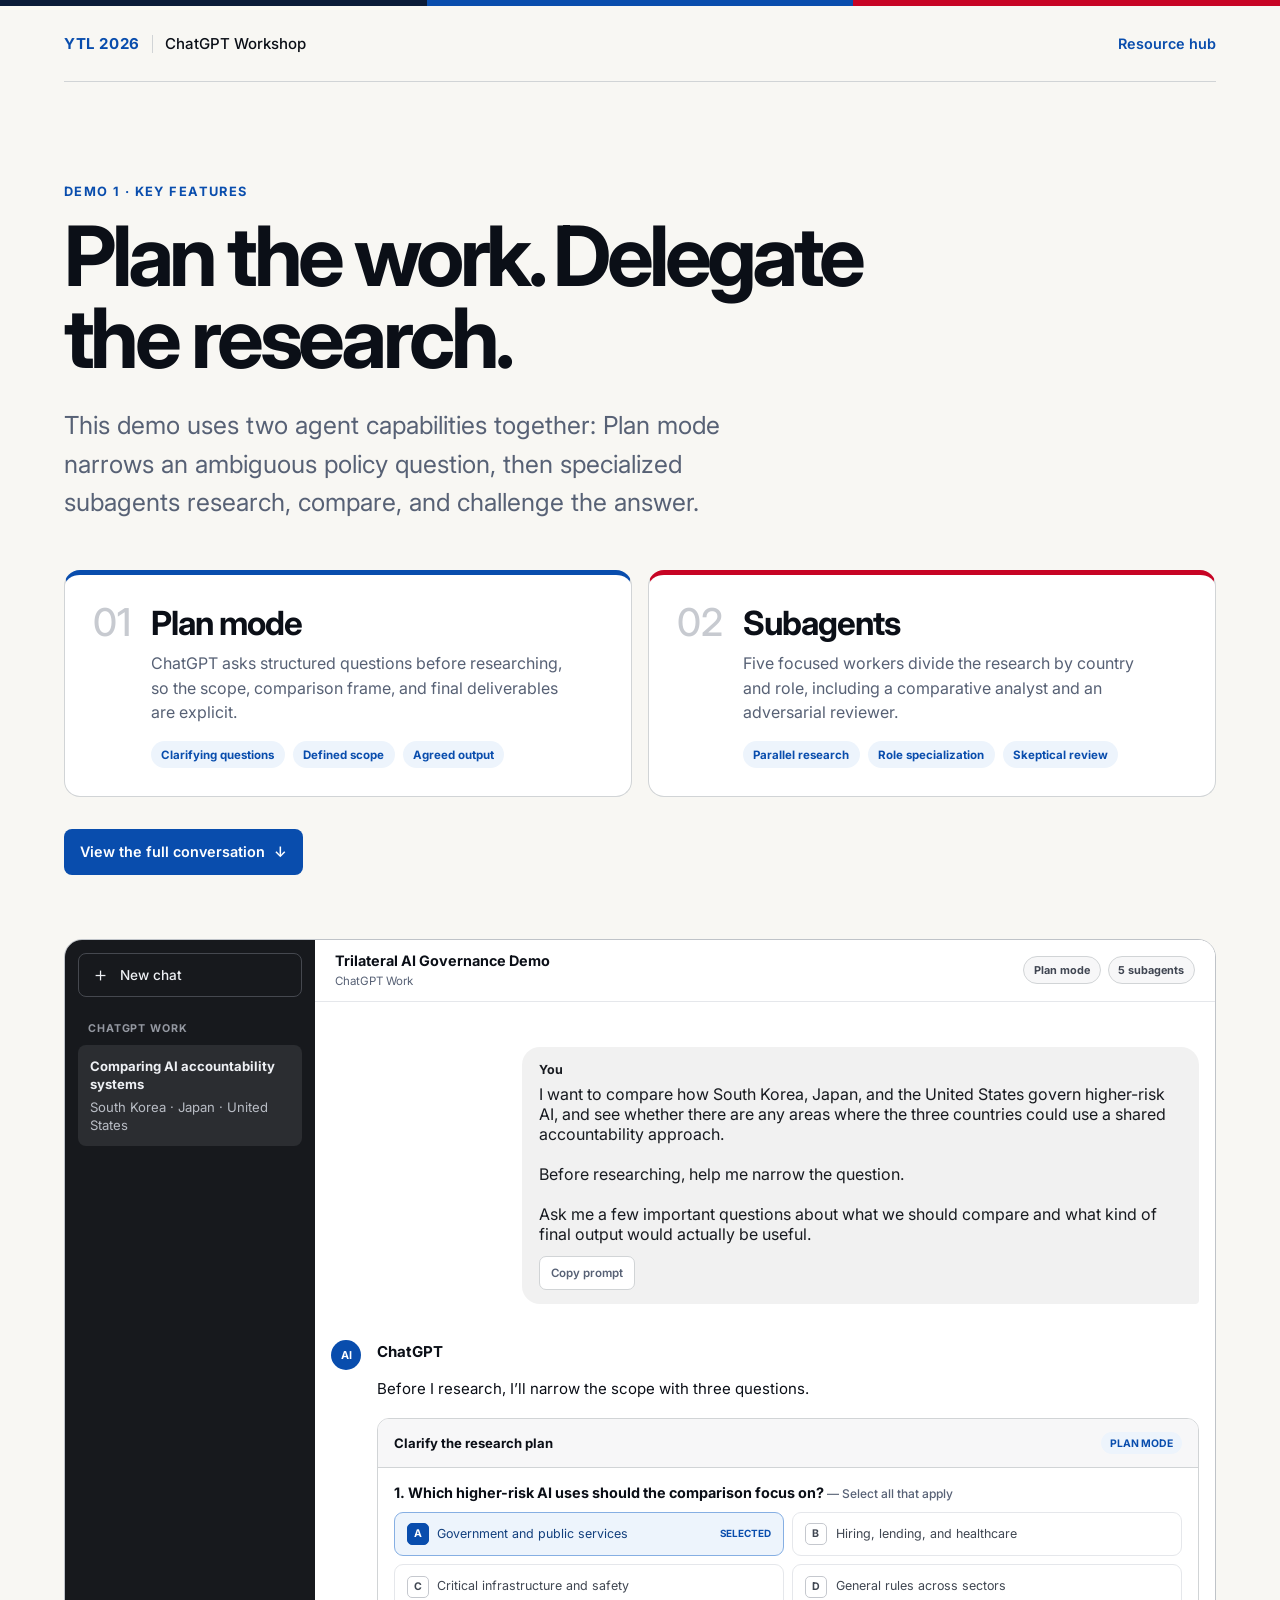
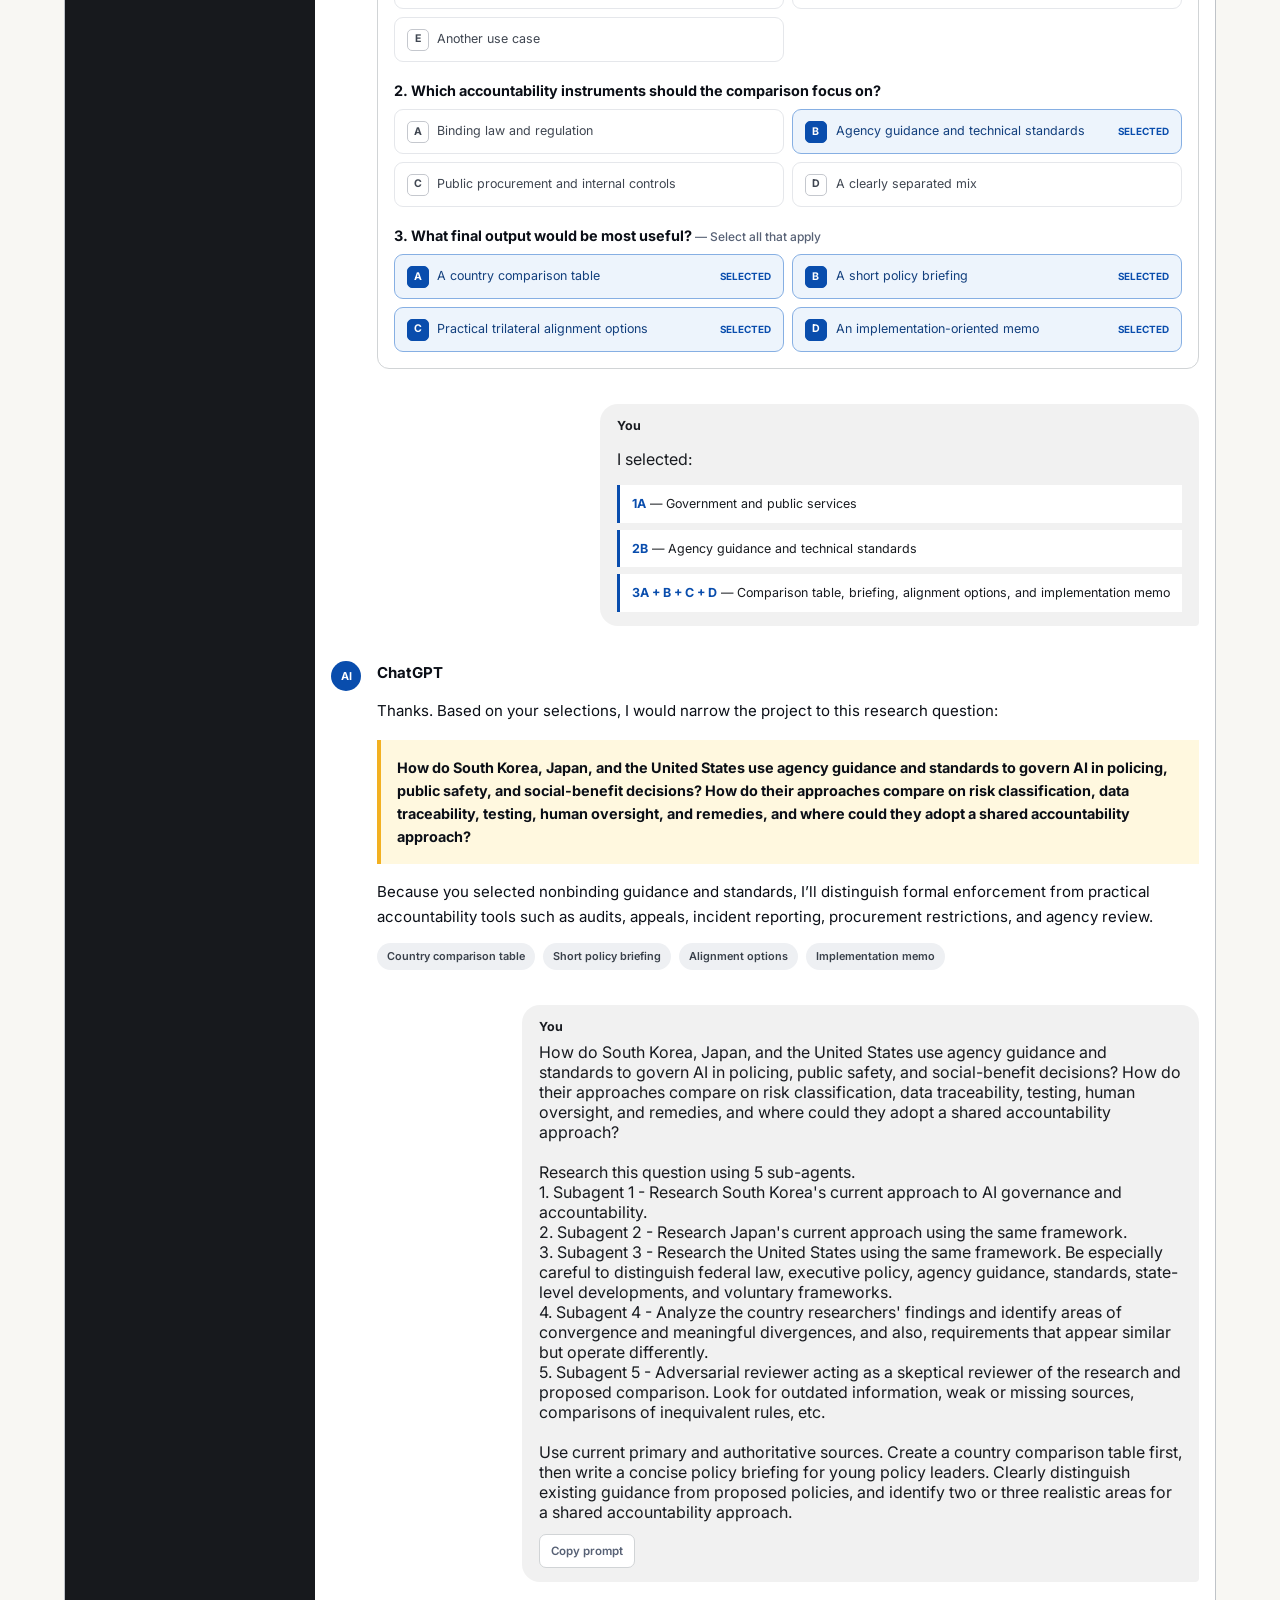
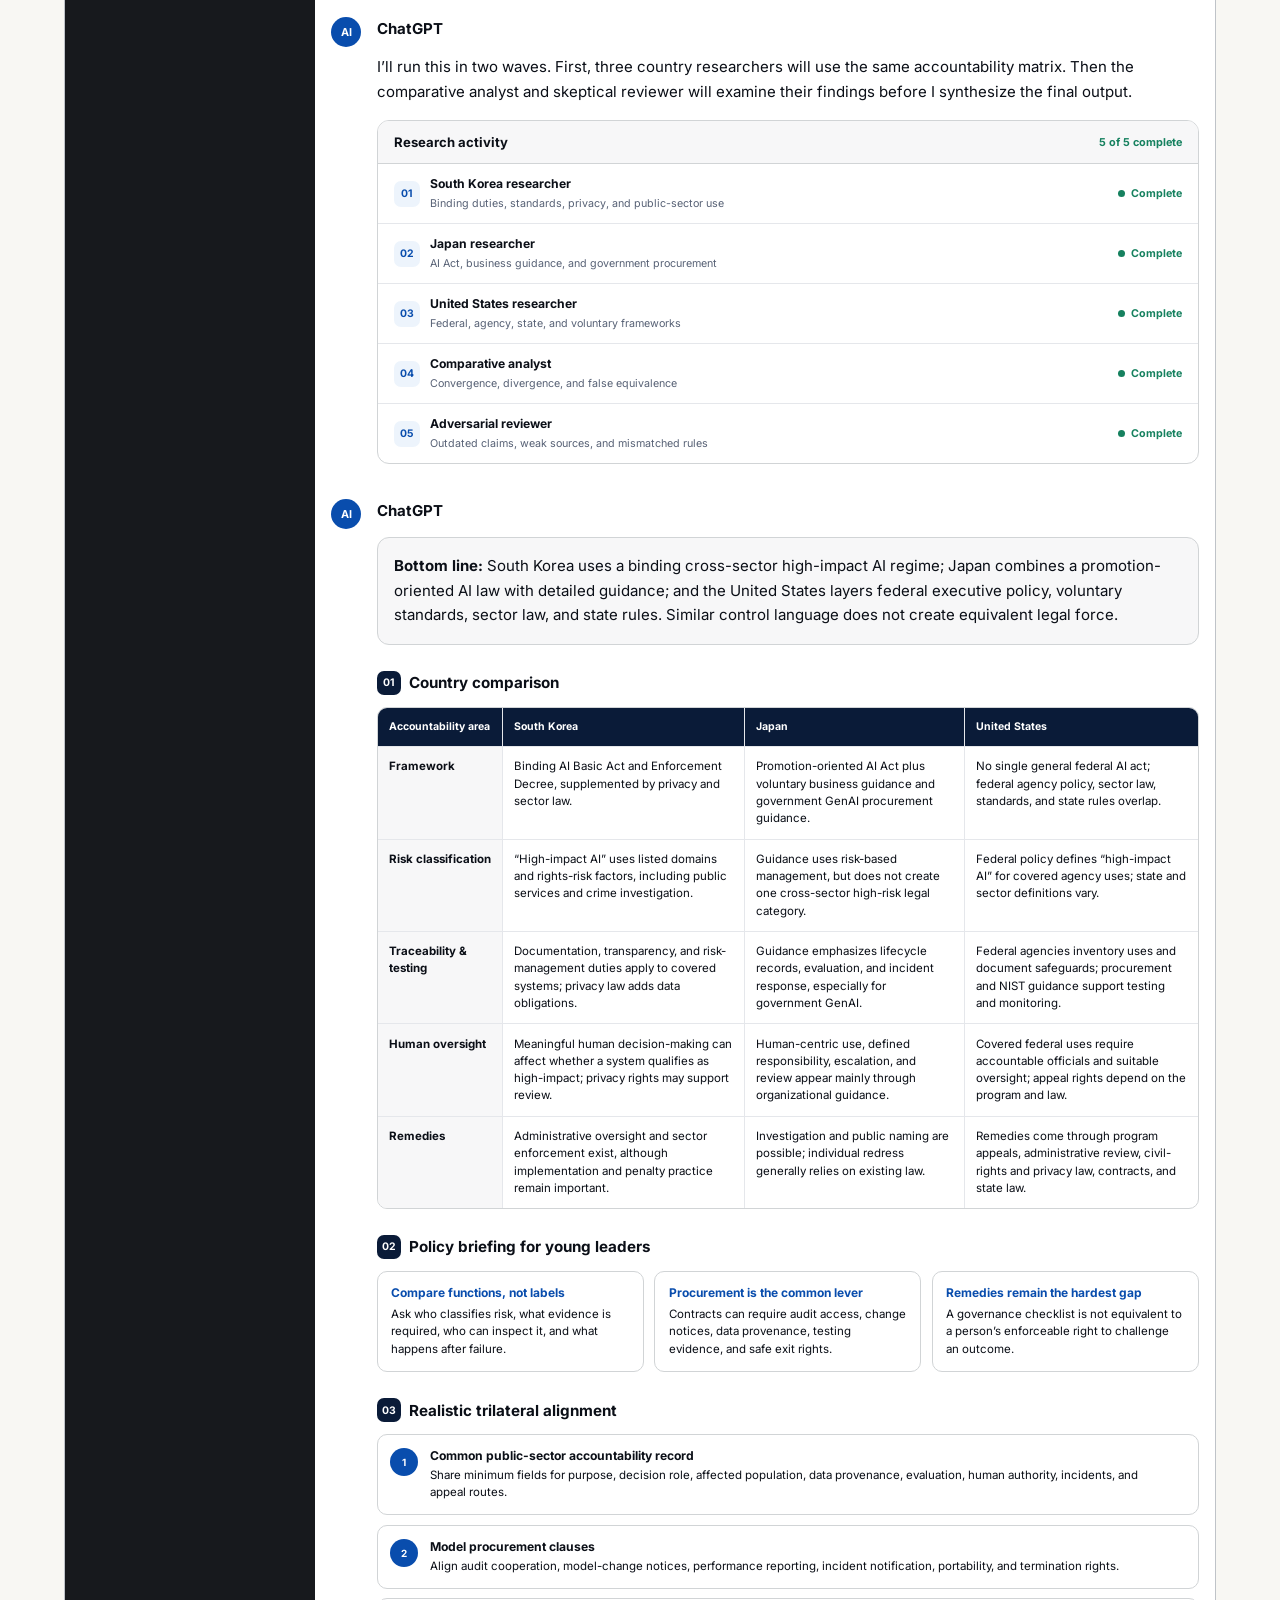
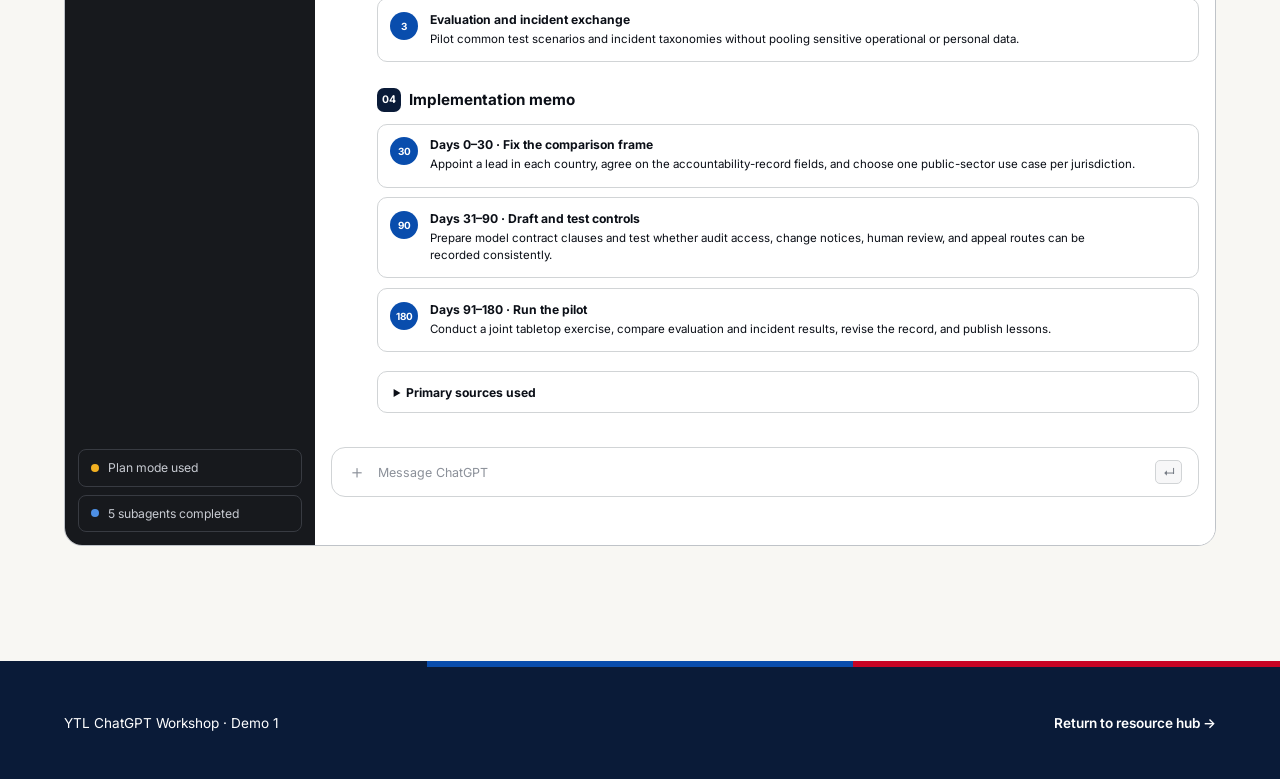
<file: demo-1-walkthrough.html>
<!doctype html>
<html lang="en">
  <head>
    <meta charset="utf-8" />
    <meta name="viewport" content="width=device-width, initial-scale=1" />
    <meta name="theme-color" content="#f8f7f3" />
    <meta name="description" content="A ChatGPT-style conversation walkthrough showing Plan mode and five research subagents in action." />
    <title>Demo 1 — Plan Mode &amp; Subagents</title>
    <link rel="preconnect" href="https://fonts.googleapis.com" />
    <link rel="preconnect" href="https://fonts.gstatic.com" crossorigin />
    <link href="https://fonts.googleapis.com/css2?family=Inter:wght@400;500;600;700&amp;display=swap" rel="stylesheet" />
    <style>
      :root {
        --canvas: #f8f7f3; --surface: #fff; --soft: #f7f7f8; --ink: #0b0f17;
        --muted: #576175; --border: #d1d4d6; --border-soft: #e5e7eb;
        --navy: #0a1b38; --blue: #094dad; --red: #c70424; --gold: #f2b021;
        --blue-soft: #edf4fc; --green: #16815f; --sidebar: #17191d;
        --container: min(100% - 2 * clamp(1.25rem, 5vw, 5rem), 88rem);
      }
      * { box-sizing: border-box; }
      html { scroll-behavior: smooth; -webkit-font-smoothing: antialiased; }
      body { margin: 0; background: var(--canvas); color: var(--ink); font-family: Inter, system-ui, sans-serif; }
      a { color: inherit; } button { font: inherit; } h1, h2, h3, p { text-wrap: pretty; }
      :focus-visible { outline: 2px solid var(--blue); outline-offset: 3px; }
      .skip-link { position: fixed; top: .75rem; left: .75rem; z-index: 100; padding: .75rem 1rem; transform: translateY(-150%); border-radius: 8px; background: var(--blue); color: #fff; font-weight: 600; text-decoration: none; }
      .skip-link:focus { transform: translateY(0); }
      .rail, .footer-rail { display: grid; grid-template-columns: repeat(3, 1fr); height: 6px; }
      .rail span:nth-child(1), .footer-rail span:nth-child(1) { background: var(--navy); }
      .rail span:nth-child(2), .footer-rail span:nth-child(2) { background: var(--blue); }
      .rail span:nth-child(3), .footer-rail span:nth-child(3) { background: var(--red); }
      .site-header { display: flex; min-height: 76px; align-items: center; justify-content: space-between; gap: 2rem; width: var(--container); margin: auto; border-bottom: 1px solid var(--border); }
      .wordmark { display: inline-flex; min-height: 44px; align-items: center; gap: .75rem; color: var(--ink); font-size: .94rem; font-weight: 500; text-decoration: none; }
      .wordmark strong { color: var(--blue); letter-spacing: .04em; }
      .wordmark i { width: 1px; height: 18px; background: var(--border); }
      .site-nav { display: flex; gap: 1.75rem; }
      .site-nav a { display: inline-flex; min-height: 44px; align-items: center; color: var(--blue); font-size: .9rem; font-weight: 600; text-decoration: none; }
      .site-nav a:hover { text-decoration: underline; text-underline-offset: 5px; }
      .intro { width: var(--container); margin: auto; padding: clamp(4.5rem, 8vw, 7.5rem) 0 4rem; }
      .eyebrow { margin: 0 0 1rem; color: var(--blue); font-size: .8rem; font-weight: 700; letter-spacing: .11em; text-transform: uppercase; }
      .intro h1 { max-width: 880px; margin: 0; font-size: clamp(3.1rem, 6.5vw, 6rem); letter-spacing: -.055em; line-height: .98; }
      .intro-lede { max-width: 740px; margin: 1.75rem 0 0; color: var(--muted); font-size: clamp(1.15rem, 2vw, 1.55rem); line-height: 1.55; }
      .feature-grid { display: grid; grid-template-columns: 1fr 1fr; gap: 1rem; margin-top: 3rem; }
      .feature { display: grid; grid-template-columns: auto 1fr; gap: 1.25rem; padding: 1.75rem; border: 1px solid var(--border); border-radius: 16px; background: var(--surface); }
      .feature:first-child { border-top: 5px solid var(--blue); } .feature:last-child { border-top: 5px solid var(--red); }
      .feature-number { color: #c7cad0; font-size: 2.4rem; font-weight: 500; line-height: 1; }
      .feature h2 { margin: 0 0 .5rem; font-size: clamp(1.55rem, 2.6vw, 2.35rem); letter-spacing: -.03em; }
      .feature p { max-width: 550px; margin: 0; color: var(--muted); line-height: 1.55; }
      .tags { display: flex; flex-wrap: wrap; gap: .5rem; margin-top: 1rem; }
      .tags span { padding: .4rem .65rem; border-radius: 999px; background: var(--blue-soft); color: var(--blue); font-size: .72rem; font-weight: 700; }
      .jump-link { display: inline-flex; min-height: 46px; align-items: center; gap: .55rem; margin-top: 2rem; padding: 0 1rem; border-radius: 8px; background: var(--blue); color: #fff; font-size: .9rem; font-weight: 600; text-decoration: none; }
      .jump-link:hover { background: var(--navy); }
      .chat-section { padding: 0 0 clamp(5rem, 9vw, 8rem); }
      .chat-window { display: grid; grid-template-columns: 250px minmax(0, 1fr); width: var(--container); min-height: 760px; margin: auto; overflow: hidden; border: 1px solid #bfc3c8; border-radius: 18px; background: var(--surface); }
      .chat-sidebar { display: flex; flex-direction: column; padding: .8rem; background: var(--sidebar); color: #eef0f4; }
      .new-chat { display: flex; min-height: 44px; align-items: center; gap: .65rem; padding: 0 .75rem; border: 1px solid #45484f; border-radius: 8px; font-size: .85rem; font-weight: 500; }
      .new-chat span { font-size: 1.2rem; }
      .sidebar-label { margin: 1.6rem .65rem .6rem; color: #9498a1; font-size: .67rem; font-weight: 700; letter-spacing: .08em; text-transform: uppercase; }
      .conversation-link { padding: .75rem; border-radius: 8px; background: #2b2d31; font-size: .82rem; line-height: 1.4; }
      .conversation-link strong { display: block; margin-bottom: .25rem; }
      .conversation-link span { color: #b9bdc5; }
      .sidebar-features { display: grid; gap: .5rem; margin-top: auto; }
      .sidebar-chip { display: flex; align-items: center; gap: .55rem; padding: .65rem .75rem; border: 1px solid #383b42; border-radius: 8px; color: #c8cbd2; font-size: .76rem; }
      .sidebar-dot { width: 8px; height: 8px; border-radius: 50%; background: var(--gold); }
      .sidebar-chip:last-child .sidebar-dot { background: #4d8fe5; }
      .chat-main { min-width: 0; background: #fff; }
      .chat-topbar { position: sticky; top: 0; z-index: 5; display: flex; min-height: 62px; align-items: center; justify-content: space-between; gap: 1rem; padding: .75rem 1.25rem; border-bottom: 1px solid var(--border-soft); background: rgb(255 255 255 / 96%); backdrop-filter: blur(10px); }
      .chat-title strong { display: block; overflow: hidden; font-size: .9rem; text-overflow: ellipsis; white-space: nowrap; }
      .chat-title span { color: var(--muted); font-size: .72rem; }
      .mode-badges { display: flex; flex-wrap: wrap; justify-content: flex-end; gap: .45rem; }
      .mode-badge { padding: .38rem .6rem; border: 1px solid var(--border); border-radius: 999px; background: var(--soft); color: #404652; font-size: .68rem; font-weight: 700; }
      .messages { padding: 1.75rem 1rem 3rem; }
      .message { display: grid; grid-template-columns: 32px minmax(0, 1fr); gap: .85rem; max-width: 900px; margin: 0 auto; padding: 1.1rem 0; }
      .avatar { display: grid; width: 30px; height: 30px; place-items: center; border-radius: 50%; background: var(--blue); color: #fff; font-size: .68rem; font-weight: 700; }
      .message.user { display: flex; justify-content: flex-end; }
      .message.user .bubble { max-width: 78%; padding: .9rem 1.05rem; border-radius: 18px 18px 4px 18px; background: #f1f1f1; color: #181b20; }
      .speaker { margin: 0 0 .45rem; font-size: .78rem; font-weight: 700; }
      .content { min-width: 0; }
      .content p { margin: 0 0 .8rem; font-size: .94rem; line-height: 1.65; }
      .content p:last-child { margin-bottom: 0; }
      .content h3 { margin: 1.5rem 0 .65rem; font-size: 1rem; }
      .prompt { margin: 0; font: inherit; white-space: pre-wrap; }
      .message-actions { display: flex; gap: .45rem; margin-top: .75rem; }
      .copy-button { min-height: 34px; padding: 0 .7rem; border: 1px solid var(--border); border-radius: 7px; background: #fff; color: var(--muted); cursor: pointer; font-size: .72rem; font-weight: 600; }
      .copy-button:hover { background: var(--soft); color: var(--ink); }
      .plan-card, .agent-panel { margin-top: 1rem; overflow: hidden; border: 1px solid var(--border); border-radius: 12px; }
      .panel-header { display: flex; align-items: center; justify-content: space-between; gap: 1rem; padding: .8rem 1rem; border-bottom: 1px solid var(--border); background: var(--soft); }
      .panel-header strong { font-size: .82rem; }
      .plan-pill { padding: .3rem .55rem; border-radius: 999px; background: var(--blue-soft); color: var(--blue); font-size: .65rem; font-weight: 700; text-transform: uppercase; }
      .questions { display: grid; gap: 1.25rem; padding: 1rem; }
      .question h3 { margin: 0 0 .65rem; font-size: .9rem; }
      .question small { color: var(--muted); font-weight: 500; }
      .choice-grid { display: grid; grid-template-columns: repeat(2, minmax(0, 1fr)); gap: .5rem; }
      .choice { display: flex; min-height: 44px; align-items: center; gap: .55rem; padding: .65rem .75rem; border: 1px solid var(--border-soft); border-radius: 9px; color: #3f4651; font-size: .78rem; line-height: 1.35; }
      .choice-code { display: grid; width: 22px; height: 22px; flex: 0 0 auto; place-items: center; border: 1px solid #c5c8ce; border-radius: 5px; font-size: .66rem; font-weight: 700; }
      .choice.selected { border-color: #86afe3; background: var(--blue-soft); color: #123f7d; }
      .choice.selected .choice-code { border-color: var(--blue); background: var(--blue); color: #fff; }
      .choice.selected::after { margin-left: auto; content: "Selected"; color: var(--blue); font-size: .62rem; font-weight: 700; text-transform: uppercase; }
      .selection-summary { display: grid; gap: .45rem; margin-top: .8rem; }
      .selection-summary div { padding: .6rem .75rem; border-left: 3px solid var(--blue); background: #fff; font-size: .78rem; line-height: 1.45; }
      .selection-summary strong { color: var(--blue); }
      .focused-question { margin-top: 1rem; padding: 1rem; border-left: 4px solid var(--gold); background: #fff8df; font-size: .9rem; line-height: 1.6; }
      .deliverables { display: flex; flex-wrap: wrap; gap: .45rem; margin-top: .85rem; }
      .deliverables span { padding: .4rem .65rem; border-radius: 999px; background: #eef0f3; color: #39404a; font-size: .68rem; font-weight: 600; }
      .panel-header .complete { color: var(--green); font-size: .68rem; font-weight: 700; }
      .agent-row { display: grid; grid-template-columns: 26px minmax(0, 1fr) auto; gap: .65rem; align-items: center; padding: .75rem 1rem; border-bottom: 1px solid var(--border-soft); }
      .agent-row:last-child { border-bottom: 0; }
      .agent-icon { display: grid; width: 26px; height: 26px; place-items: center; border-radius: 7px; background: var(--blue-soft); color: var(--blue); font-size: .65rem; font-weight: 700; }
      .agent-row strong { display: block; font-size: .76rem; }
      .agent-row small { color: var(--muted); font-size: .67rem; }
      .agent-status { display: inline-flex; align-items: center; gap: .35rem; color: var(--green); font-size: .67rem; font-weight: 700; }
      .agent-status::before { width: 7px; height: 7px; border-radius: 50%; background: var(--green); content: ""; }
      .answer-intro { padding: 1rem; border: 1px solid var(--border); border-radius: 12px; background: var(--soft); }
      .answer-intro p { margin: 0; }
      .answer-section { margin-top: 1.6rem; }
      .answer-title { display: flex; align-items: center; gap: .55rem; margin-bottom: .75rem; }
      .answer-title span { display: grid; width: 24px; height: 24px; place-items: center; border-radius: 7px; background: var(--navy); color: #fff; font-size: .65rem; font-weight: 700; }
      .answer-title h3 { margin: 0; font-size: .95rem; }
      .table-wrap { overflow-x: auto; border: 1px solid var(--border); border-radius: 10px; }
      table { width: 100%; min-width: 740px; border-collapse: collapse; font-size: .72rem; line-height: 1.5; }
      th, td { padding: .7rem; border-right: 1px solid var(--border-soft); border-bottom: 1px solid var(--border-soft); text-align: left; vertical-align: top; }
      th:last-child, td:last-child { border-right: 0; } tbody tr:last-child th, tbody tr:last-child td { border-bottom: 0; }
      thead th { background: var(--navy); color: #fff; font-size: .66rem; } tbody th { width: 125px; background: var(--soft); }
      .brief-grid { display: grid; grid-template-columns: repeat(3, 1fr); gap: .65rem; }
      .brief-card { padding: .85rem; border: 1px solid var(--border); border-radius: 10px; }
      .brief-card strong { display: block; margin-bottom: .35rem; color: var(--blue); font-size: .75rem; }
      .brief-card p { margin: 0; font-size: .72rem; line-height: 1.5; }
      .numbered-list { display: grid; gap: .6rem; margin: 0; padding: 0; list-style: none; }
      .numbered-list li { display: grid; grid-template-columns: 28px 1fr; gap: .7rem; margin: 0; padding: .8rem; border: 1px solid var(--border); border-radius: 10px; }
      .number { display: grid; width: 28px; height: 28px; place-items: center; border-radius: 50%; background: var(--blue); color: #fff; font-size: .62rem; font-weight: 700; }
      .numbered-list strong { display: block; margin-bottom: .25rem; font-size: .76rem; }
      .numbered-list p { margin: 0; font-size: .72rem; line-height: 1.5; }
      details { margin-top: 1.2rem; border: 1px solid var(--border); border-radius: 10px; }
      summary { padding: .8rem 1rem; cursor: pointer; font-size: .76rem; font-weight: 700; }
      .sources { display: grid; grid-template-columns: repeat(3, 1fr); gap: 1rem; padding: 0 1rem 1rem; }
      .sources h4 { margin: .5rem 0; font-size: .74rem; }
      .sources a { display: block; margin: .4rem 0; color: var(--blue); font-size: .68rem; line-height: 1.4; }
      .composer { display: flex; align-items: center; gap: .75rem; max-width: 900px; margin: 1rem auto 0; padding: .75rem 1rem; border: 1px solid var(--border); border-radius: 14px; color: #8b9099; font-size: .78rem; }
      .composer span:first-child { font-size: 1.1rem; } .composer kbd { margin-left: auto; padding: .2rem .4rem; border: 1px solid var(--border); border-radius: 5px; background: var(--soft); color: #777d86; font: inherit; }
      footer { background: var(--navy); color: #fff; }
      .footer-inner { display: flex; min-height: 112px; align-items: center; justify-content: space-between; gap: 2rem; width: var(--container); margin: auto; }
      .footer-inner p { margin: 0; font-size: .85rem; } .footer-inner a { font-size: .85rem; font-weight: 600; text-decoration: none; }
      @media (max-width: 900px) { .chat-window { grid-template-columns: 1fr; } .chat-sidebar { display: none; } .brief-grid, .sources { grid-template-columns: 1fr; } }
      @media (max-width: 700px) { .feature-grid { grid-template-columns: 1fr; } .site-nav a:not(:first-child) { display: none; } .choice-grid { grid-template-columns: 1fr; } .message.user .bubble { max-width: 90%; } .mode-badges .mode-badge:last-child { display: none; } .chat-window { width: calc(100% - 1.25rem); border-radius: 14px; } }
      @media (max-width: 480px) { .wordmark span, .wordmark i { display: none; } .intro h1 { font-size: clamp(2.8rem, 14vw, 4rem); } .feature { grid-template-columns: 1fr; } .message { grid-template-columns: 28px minmax(0, 1fr); gap: .6rem; } .messages { padding-inline: .75rem; } .agent-row { grid-template-columns: 26px minmax(0, 1fr); } .agent-status { grid-column: 2; } }
      @media (prefers-reduced-motion: reduce) { html { scroll-behavior: auto; } }
    </style>
  </head>
  <body>
    <a class="skip-link" href="#conversation">Skip to conversation</a>
    <div class="rail" aria-hidden="true"><span></span><span></span><span></span></div>
    <header class="site-header">
      <a class="wordmark" href="index.html"><strong>YTL 2026</strong><i aria-hidden="true"></i><span>ChatGPT Workshop</span></a>
      <nav class="site-nav"><a href="index.html">Resource hub</a></nav>
    </header>

    <main>
      <section class="intro" aria-labelledby="page-title">
        <p class="eyebrow">Demo 1 · Key features</p>
        <h1 id="page-title">Plan the work. Delegate the research.</h1>
        <p class="intro-lede">This demo uses two agent capabilities together: Plan mode narrows an ambiguous policy question, then specialized subagents research, compare, and challenge the answer.</p>
        <div class="feature-grid">
          <article class="feature"><div class="feature-number">01</div><div><h2>Plan mode</h2><p>ChatGPT asks structured questions before researching, so the scope, comparison frame, and final deliverables are explicit.</p><div class="tags"><span>Clarifying questions</span><span>Defined scope</span><span>Agreed output</span></div></div></article>
          <article class="feature"><div class="feature-number">02</div><div><h2>Subagents</h2><p>Five focused workers divide the research by country and role, including a comparative analyst and an adversarial reviewer.</p><div class="tags"><span>Parallel research</span><span>Role specialization</span><span>Skeptical review</span></div></div></article>
        </div>
        <a class="jump-link" href="#conversation">View the full conversation <span aria-hidden="true">↓</span></a>
      </section>

      <section class="chat-section" id="conversation" aria-label="Demo 1 ChatGPT conversation">
        <div class="chat-window">
          <aside class="chat-sidebar">
            <div class="new-chat"><span aria-hidden="true">＋</span> New chat</div>
            <p class="sidebar-label">ChatGPT Work</p>
            <div class="conversation-link"><strong>Comparing AI accountability systems</strong><span>South Korea · Japan · United States</span></div>
            <div class="sidebar-features"><div class="sidebar-chip"><span class="sidebar-dot"></span>Plan mode used</div><div class="sidebar-chip"><span class="sidebar-dot"></span>5 subagents completed</div></div>
          </aside>

          <div class="chat-main">
            <div class="chat-topbar"><div class="chat-title"><strong>Trilateral AI Governance Demo</strong><span>ChatGPT Work</span></div><div class="mode-badges"><span class="mode-badge">Plan mode</span><span class="mode-badge">5 subagents</span></div></div>
            <div class="messages">
              <article class="message user"><div class="bubble"><p class="speaker">You</p><pre class="prompt" id="prompt-one">I want to compare how South Korea, Japan, and the United States govern higher-risk AI, and see whether there are any areas where the three countries could use a shared accountability approach.

Before researching, help me narrow the question.

Ask me a few important questions about what we should compare and what kind of final output would actually be useful.</pre><div class="message-actions"><button class="copy-button" type="button" data-copy="prompt-one">Copy prompt</button></div></div></article>

              <article class="message assistant"><div class="avatar">AI</div><div class="content"><p class="speaker">ChatGPT</p><p>Before I research, I’ll narrow the scope with three questions.</p>
                <div class="plan-card"><div class="panel-header"><strong>Clarify the research plan</strong><span class="plan-pill">Plan mode</span></div><div class="questions">
                  <section class="question"><h3>1. Which higher-risk AI uses should the comparison focus on? <small>— Select all that apply</small></h3><div class="choice-grid"><div class="choice selected"><span class="choice-code">A</span>Government and public services</div><div class="choice"><span class="choice-code">B</span>Hiring, lending, and healthcare</div><div class="choice"><span class="choice-code">C</span>Critical infrastructure and safety</div><div class="choice"><span class="choice-code">D</span>General rules across sectors</div><div class="choice"><span class="choice-code">E</span>Another use case</div></div></section>
                  <section class="question"><h3>2. Which accountability instruments should the comparison focus on?</h3><div class="choice-grid"><div class="choice"><span class="choice-code">A</span>Binding law and regulation</div><div class="choice selected"><span class="choice-code">B</span>Agency guidance and technical standards</div><div class="choice"><span class="choice-code">C</span>Public procurement and internal controls</div><div class="choice"><span class="choice-code">D</span>A clearly separated mix</div></div></section>
                  <section class="question"><h3>3. What final output would be most useful? <small>— Select all that apply</small></h3><div class="choice-grid"><div class="choice selected"><span class="choice-code">A</span>A country comparison table</div><div class="choice selected"><span class="choice-code">B</span>A short policy briefing</div><div class="choice selected"><span class="choice-code">C</span>Practical trilateral alignment options</div><div class="choice selected"><span class="choice-code">D</span>An implementation-oriented memo</div></div></section>
                </div></div>
              </div></article>

              <article class="message user"><div class="bubble"><p class="speaker">You</p><p>I selected:</p><div class="selection-summary"><div><strong>1A</strong> — Government and public services</div><div><strong>2B</strong> — Agency guidance and technical standards</div><div><strong>3A + B + C + D</strong> — Comparison table, briefing, alignment options, and implementation memo</div></div></div></article>

              <article class="message assistant"><div class="avatar">AI</div><div class="content"><p class="speaker">ChatGPT</p><p>Thanks. Based on your selections, I would narrow the project to this research question:</p><div class="focused-question"><strong>How do South Korea, Japan, and the United States use agency guidance and standards to govern AI in policing, public safety, and social-benefit decisions? How do their approaches compare on risk classification, data traceability, testing, human oversight, and remedies, and where could they adopt a shared accountability approach?</strong></div><p style="margin-top:1rem">Because you selected nonbinding guidance and standards, I’ll distinguish formal enforcement from practical accountability tools such as audits, appeals, incident reporting, procurement restrictions, and agency review.</p><div class="deliverables"><span>Country comparison table</span><span>Short policy briefing</span><span>Alignment options</span><span>Implementation memo</span></div></div></article>

              <article class="message user"><div class="bubble"><p class="speaker">You</p><pre class="prompt" id="prompt-two">How do South Korea, Japan, and the United States use agency guidance and standards to govern AI in policing, public safety, and social-benefit decisions? How do their approaches compare on risk classification, data traceability, testing, human oversight, and remedies, and where could they adopt a shared accountability approach?

Research this question using 5 sub-agents.
1. Subagent 1 - Research South Korea's current approach to AI governance and accountability.
2. Subagent 2 - Research Japan's current approach using the same framework.
3. Subagent 3 - Research the United States using the same framework. Be especially careful to distinguish federal law, executive policy, agency guidance, standards, state-level developments, and voluntary frameworks.
4. Subagent 4 - Analyze the country researchers' findings and identify areas of convergence and meaningful divergences, and also, requirements that appear similar but operate differently.
5. Subagent 5 - Adversarial reviewer acting as a skeptical reviewer of the research and proposed comparison. Look for outdated information, weak or missing sources, comparisons of inequivalent rules, etc.

Use current primary and authoritative sources. Create a country comparison table first, then write a concise policy briefing for young policy leaders. Clearly distinguish existing guidance from proposed policies, and identify two or three realistic areas for a shared accountability approach.</pre><div class="message-actions"><button class="copy-button" type="button" data-copy="prompt-two">Copy prompt</button></div></div></article>

              <article class="message assistant"><div class="avatar">AI</div><div class="content"><p class="speaker">ChatGPT</p><p>I’ll run this in two waves. First, three country researchers will use the same accountability matrix. Then the comparative analyst and skeptical reviewer will examine their findings before I synthesize the final output.</p><div class="agent-panel"><div class="panel-header"><strong>Research activity</strong><span class="complete">5 of 5 complete</span></div><div class="agent-row"><span class="agent-icon">01</span><div><strong>South Korea researcher</strong><small>Binding duties, standards, privacy, and public-sector use</small></div><span class="agent-status">Complete</span></div><div class="agent-row"><span class="agent-icon">02</span><div><strong>Japan researcher</strong><small>AI Act, business guidance, and government procurement</small></div><span class="agent-status">Complete</span></div><div class="agent-row"><span class="agent-icon">03</span><div><strong>United States researcher</strong><small>Federal, agency, state, and voluntary frameworks</small></div><span class="agent-status">Complete</span></div><div class="agent-row"><span class="agent-icon">04</span><div><strong>Comparative analyst</strong><small>Convergence, divergence, and false equivalence</small></div><span class="agent-status">Complete</span></div><div class="agent-row"><span class="agent-icon">05</span><div><strong>Adversarial reviewer</strong><small>Outdated claims, weak sources, and mismatched rules</small></div><span class="agent-status">Complete</span></div></div></div></article>

              <article class="message assistant"><div class="avatar">AI</div><div class="content"><p class="speaker">ChatGPT</p><div class="answer-intro"><p><strong>Bottom line:</strong> South Korea uses a binding cross-sector high-impact AI regime; Japan combines a promotion-oriented AI law with detailed guidance; and the United States layers federal executive policy, voluntary standards, sector law, and state rules. Similar control language does not create equivalent legal force.</p></div>
                <section class="answer-section"><div class="answer-title"><span>01</span><h3>Country comparison</h3></div><div class="table-wrap" role="region" aria-label="Country comparison table" tabindex="0"><table><thead><tr><th>Accountability area</th><th>South Korea</th><th>Japan</th><th>United States</th></tr></thead><tbody><tr><th>Framework</th><td>Binding AI Basic Act and Enforcement Decree, supplemented by privacy and sector law.</td><td>Promotion-oriented AI Act plus voluntary business guidance and government GenAI procurement guidance.</td><td>No single general federal AI act; federal agency policy, sector law, standards, and state rules overlap.</td></tr><tr><th>Risk classification</th><td>“High-impact AI” uses listed domains and rights-risk factors, including public services and crime investigation.</td><td>Guidance uses risk-based management, but does not create one cross-sector high-risk legal category.</td><td>Federal policy defines “high-impact AI” for covered agency uses; state and sector definitions vary.</td></tr><tr><th>Traceability &amp; testing</th><td>Documentation, transparency, and risk-management duties apply to covered systems; privacy law adds data obligations.</td><td>Guidance emphasizes lifecycle records, evaluation, and incident response, especially for government GenAI.</td><td>Federal agencies inventory uses and document safeguards; procurement and NIST guidance support testing and monitoring.</td></tr><tr><th>Human oversight</th><td>Meaningful human decision-making can affect whether a system qualifies as high-impact; privacy rights may support review.</td><td>Human-centric use, defined responsibility, escalation, and review appear mainly through organizational guidance.</td><td>Covered federal uses require accountable officials and suitable oversight; appeal rights depend on the program and law.</td></tr><tr><th>Remedies</th><td>Administrative oversight and sector enforcement exist, although implementation and penalty practice remain important.</td><td>Investigation and public naming are possible; individual redress generally relies on existing law.</td><td>Remedies come through program appeals, administrative review, civil-rights and privacy law, contracts, and state law.</td></tr></tbody></table></div></section>
                <section class="answer-section"><div class="answer-title"><span>02</span><h3>Policy briefing for young leaders</h3></div><div class="brief-grid"><article class="brief-card"><strong>Compare functions, not labels</strong><p>Ask who classifies risk, what evidence is required, who can inspect it, and what happens after failure.</p></article><article class="brief-card"><strong>Procurement is the common lever</strong><p>Contracts can require audit access, change notices, data provenance, testing evidence, and safe exit rights.</p></article><article class="brief-card"><strong>Remedies remain the hardest gap</strong><p>A governance checklist is not equivalent to a person’s enforceable right to challenge an outcome.</p></article></div></section>
                <section class="answer-section"><div class="answer-title"><span>03</span><h3>Realistic trilateral alignment</h3></div><ol class="numbered-list"><li><span class="number">1</span><div><strong>Common public-sector accountability record</strong><p>Share minimum fields for purpose, decision role, affected population, data provenance, evaluation, human authority, incidents, and appeal routes.</p></div></li><li><span class="number">2</span><div><strong>Model procurement clauses</strong><p>Align audit cooperation, model-change notices, performance reporting, incident notification, portability, and termination rights.</p></div></li><li><span class="number">3</span><div><strong>Evaluation and incident exchange</strong><p>Pilot common test scenarios and incident taxonomies without pooling sensitive operational or personal data.</p></div></li></ol></section>
                <section class="answer-section"><div class="answer-title"><span>04</span><h3>Implementation memo</h3></div><ol class="numbered-list"><li><span class="number">30</span><div><strong>Days 0–30 · Fix the comparison frame</strong><p>Appoint a lead in each country, agree on the accountability-record fields, and choose one public-sector use case per jurisdiction.</p></div></li><li><span class="number">90</span><div><strong>Days 31–90 · Draft and test controls</strong><p>Prepare model contract clauses and test whether audit access, change notices, human review, and appeal routes can be recorded consistently.</p></div></li><li><span class="number">180</span><div><strong>Days 91–180 · Run the pilot</strong><p>Conduct a joint tabletop exercise, compare evaluation and incident results, revise the record, and publish lessons.</p></div></li></ol></section>
                <details><summary>Primary sources used</summary><div class="sources"><section><h4>South Korea</h4><a href="https://www.msit.go.kr/eng/bbs/view.do?bbsSeqNo=42&amp;mId=4&amp;mPid=2&amp;nttSeqNo=1214&amp;sCode=eng" target="_blank" rel="noreferrer">MSIT · AI Basic Act comes into force ↗</a><a href="https://www.pipc.go.kr/eng/user/ltn/new/noticeDetail.do?bbsId=BBSMSTR_000000000001&amp;nttId=2434" target="_blank" rel="noreferrer">PIPC · Automated-decision rights ↗</a></section><section><h4>Japan</h4><a href="https://www8.cao.go.jp/cstp/ai/ai_act/ai_act.html" target="_blank" rel="noreferrer">Cabinet Office · AI Act ↗</a><a href="https://www.digital.go.jp/en/news/3579c42d-b11c-4756-b66e-3d3e35175623" target="_blank" rel="noreferrer">Digital Agency · Government GenAI guideline ↗</a></section><section><h4>United States</h4><a href="https://www.whitehouse.gov/wp-content/uploads/2025/02/M-25-21-Accelerating-Federal-Use-of-AI-through-Innovation-Governance-and-Public-Trust.pdf" target="_blank" rel="noreferrer">OMB M-25-21 · Federal use of AI ↗</a><a href="https://www.nist.gov/publications/artificial-intelligence-risk-management-framework-ai-rmf-10" target="_blank" rel="noreferrer">NIST · AI Risk Management Framework ↗</a></section></div></details>
              </div></article>
              <div class="composer"><span aria-hidden="true">＋</span><span>Message ChatGPT</span><kbd>↵</kbd></div>
            </div>
          </div>
        </div>
      </section>
    </main>
    <footer><div class="footer-rail"><span></span><span></span><span></span></div><div class="footer-inner"><p>YTL ChatGPT Workshop · Demo 1</p><a href="index.html">Return to resource hub →</a></div></footer>
    <script>
      document.querySelectorAll("[data-copy]").forEach((button) => {
        button.addEventListener("click", async () => {
          const source = document.getElementById(button.dataset.copy);
          if (!source) return;
          try { await navigator.clipboard.writeText(source.innerText); const old = button.textContent; button.textContent = "Copied"; setTimeout(() => { button.textContent = old; }, 1200); }
          catch { button.textContent = "Select text to copy"; }
        });
      });
    </script>
  </body>
</html>
</file>
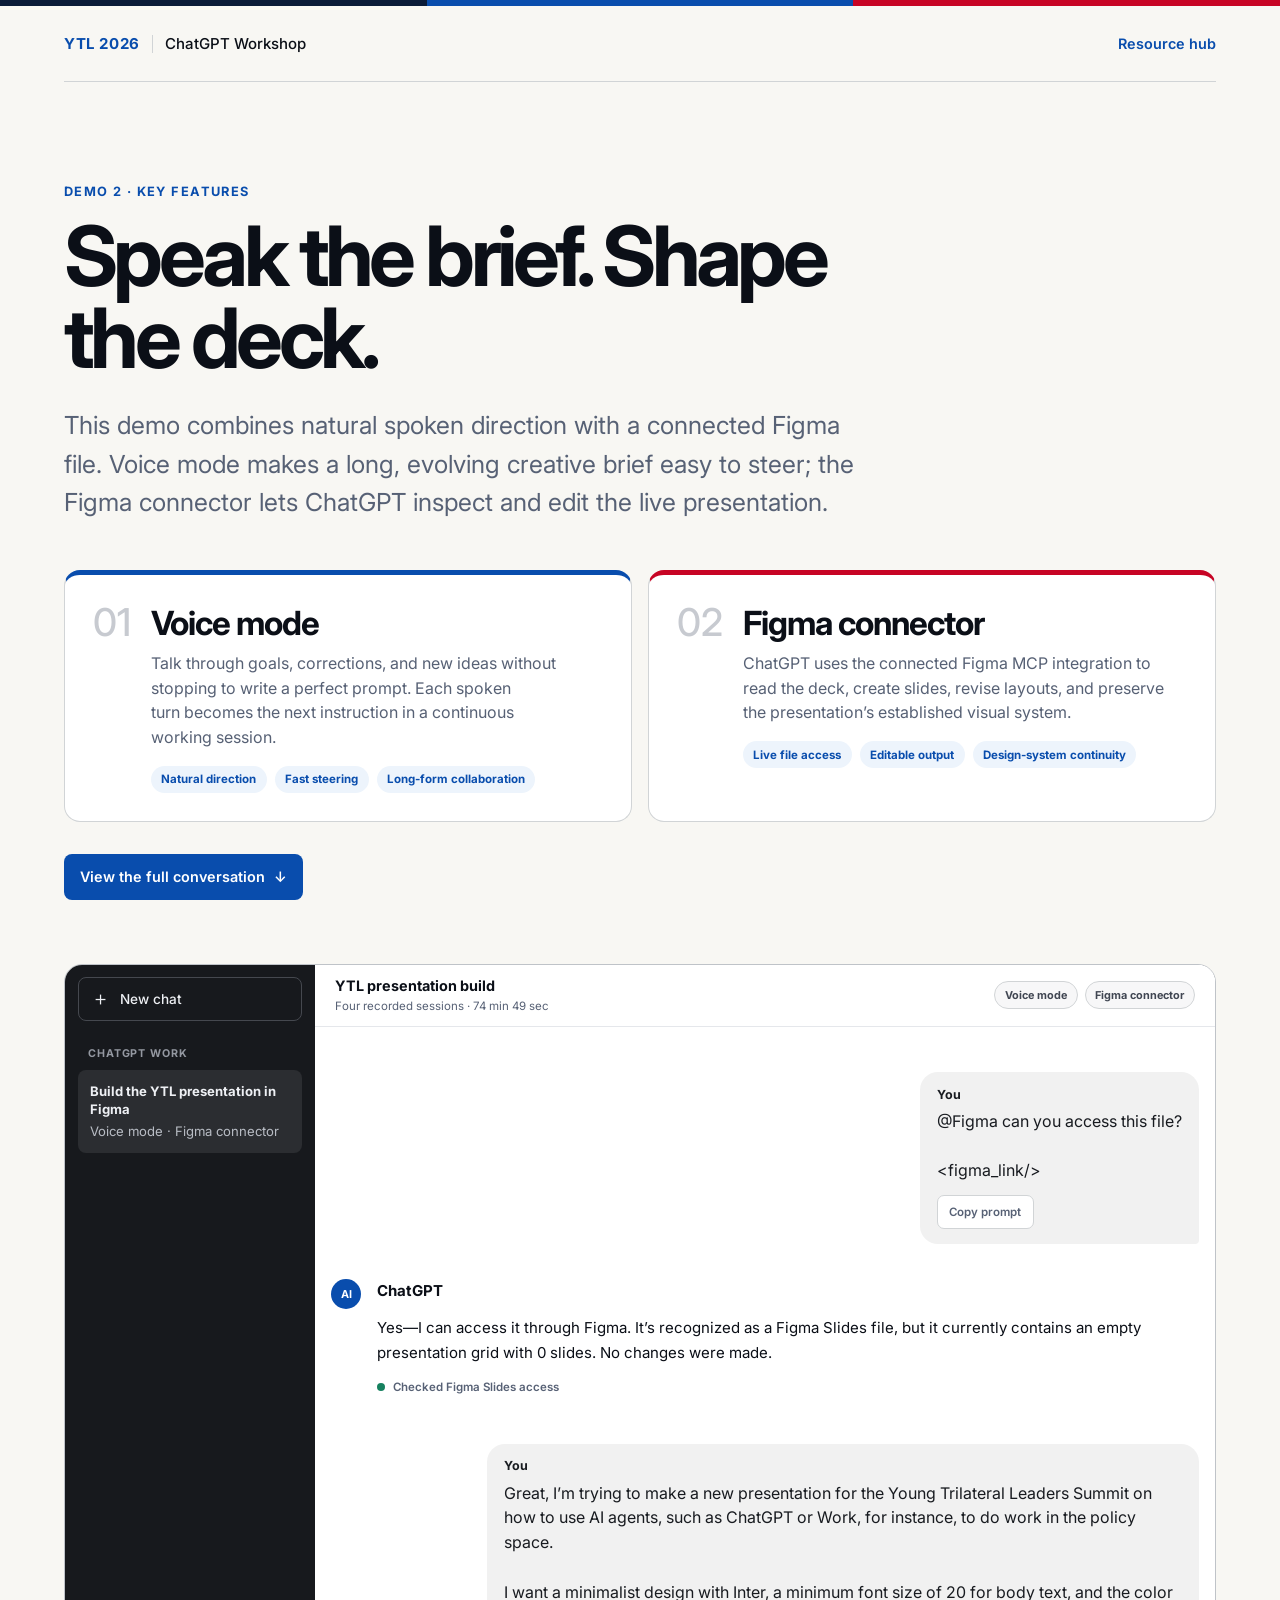
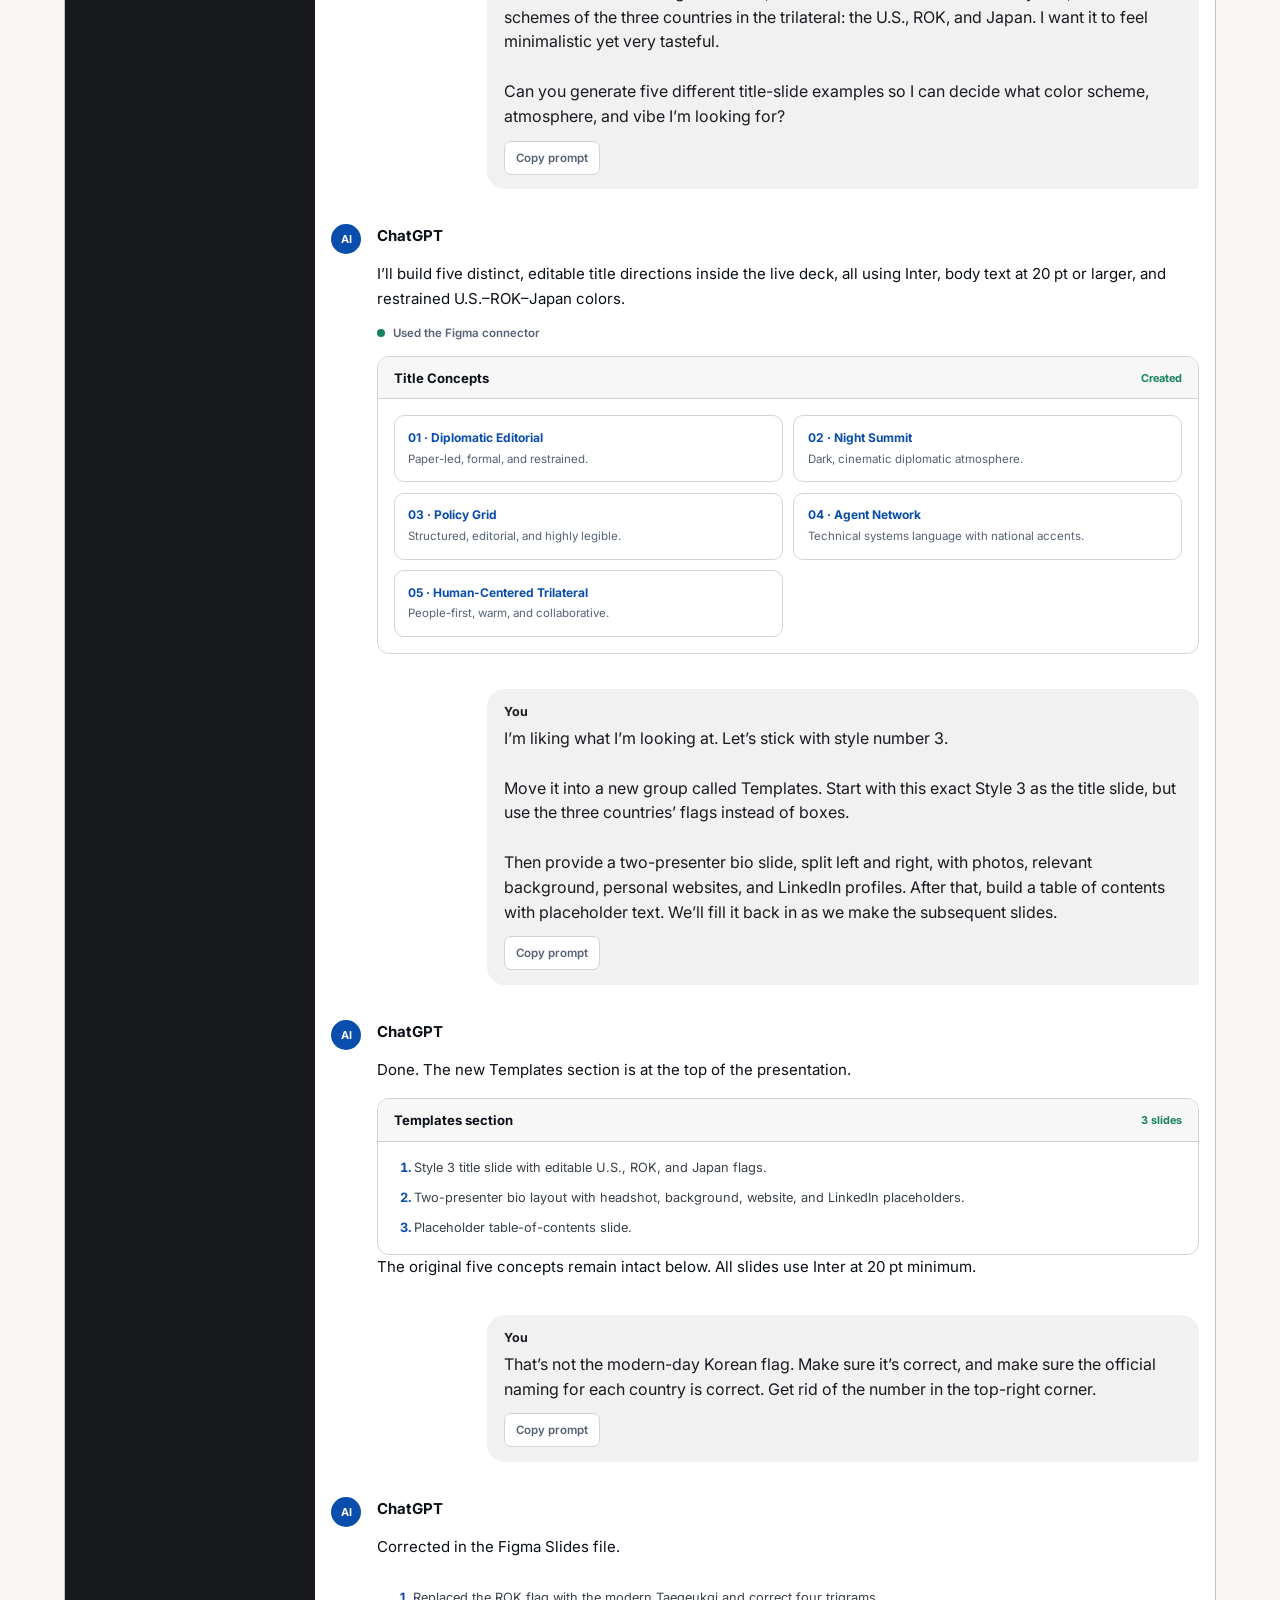
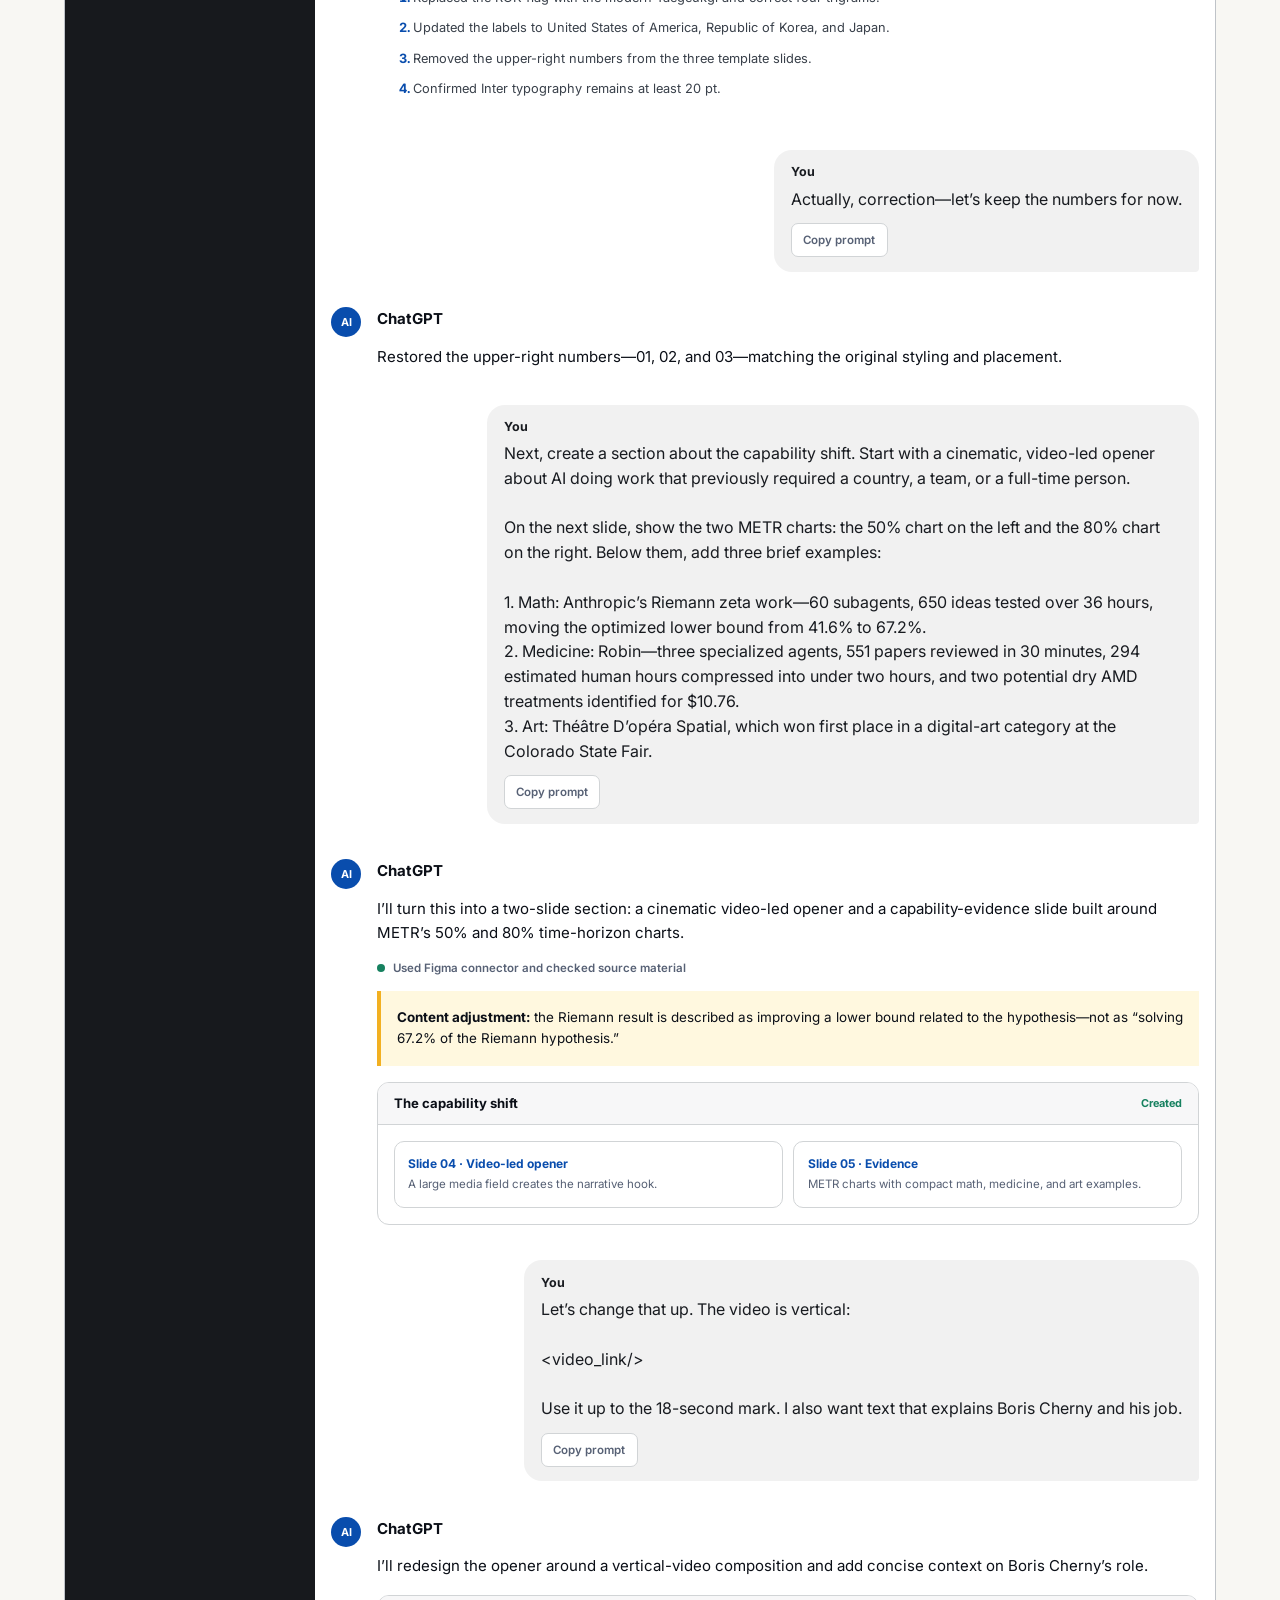
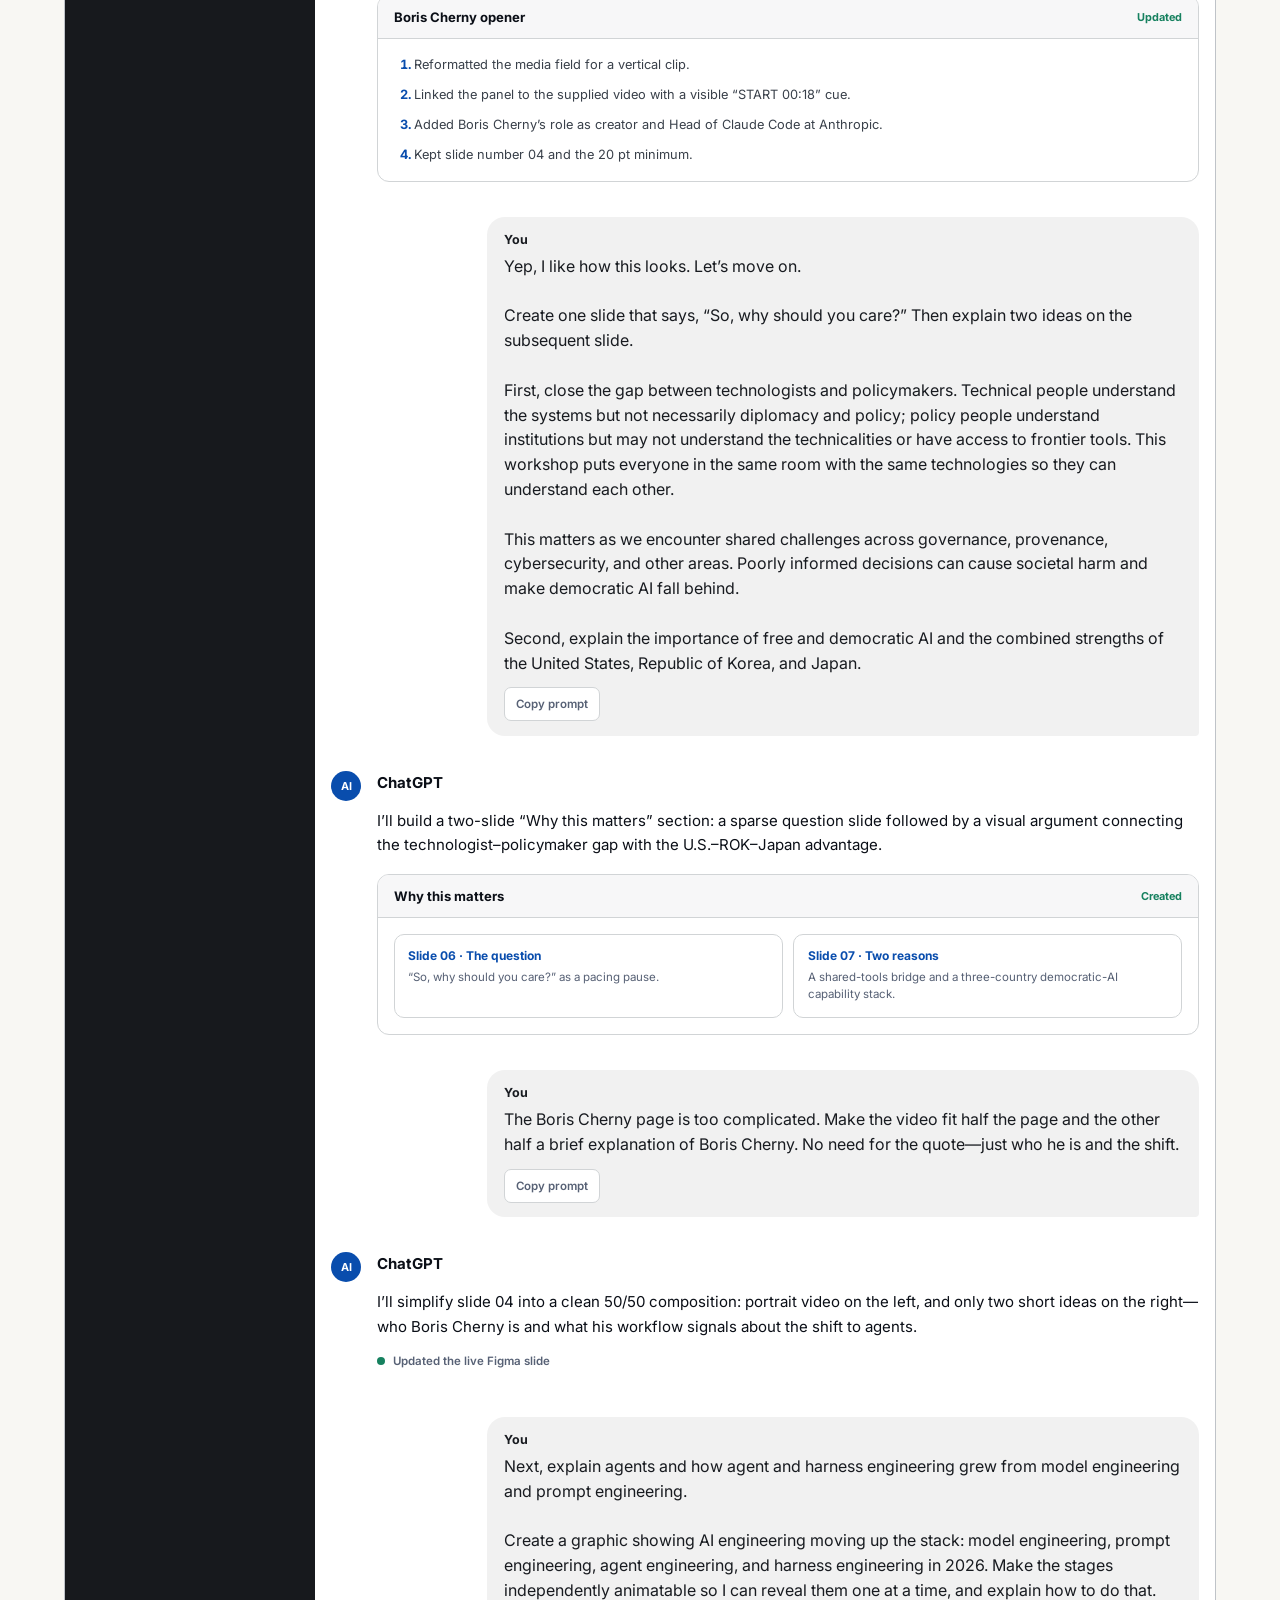
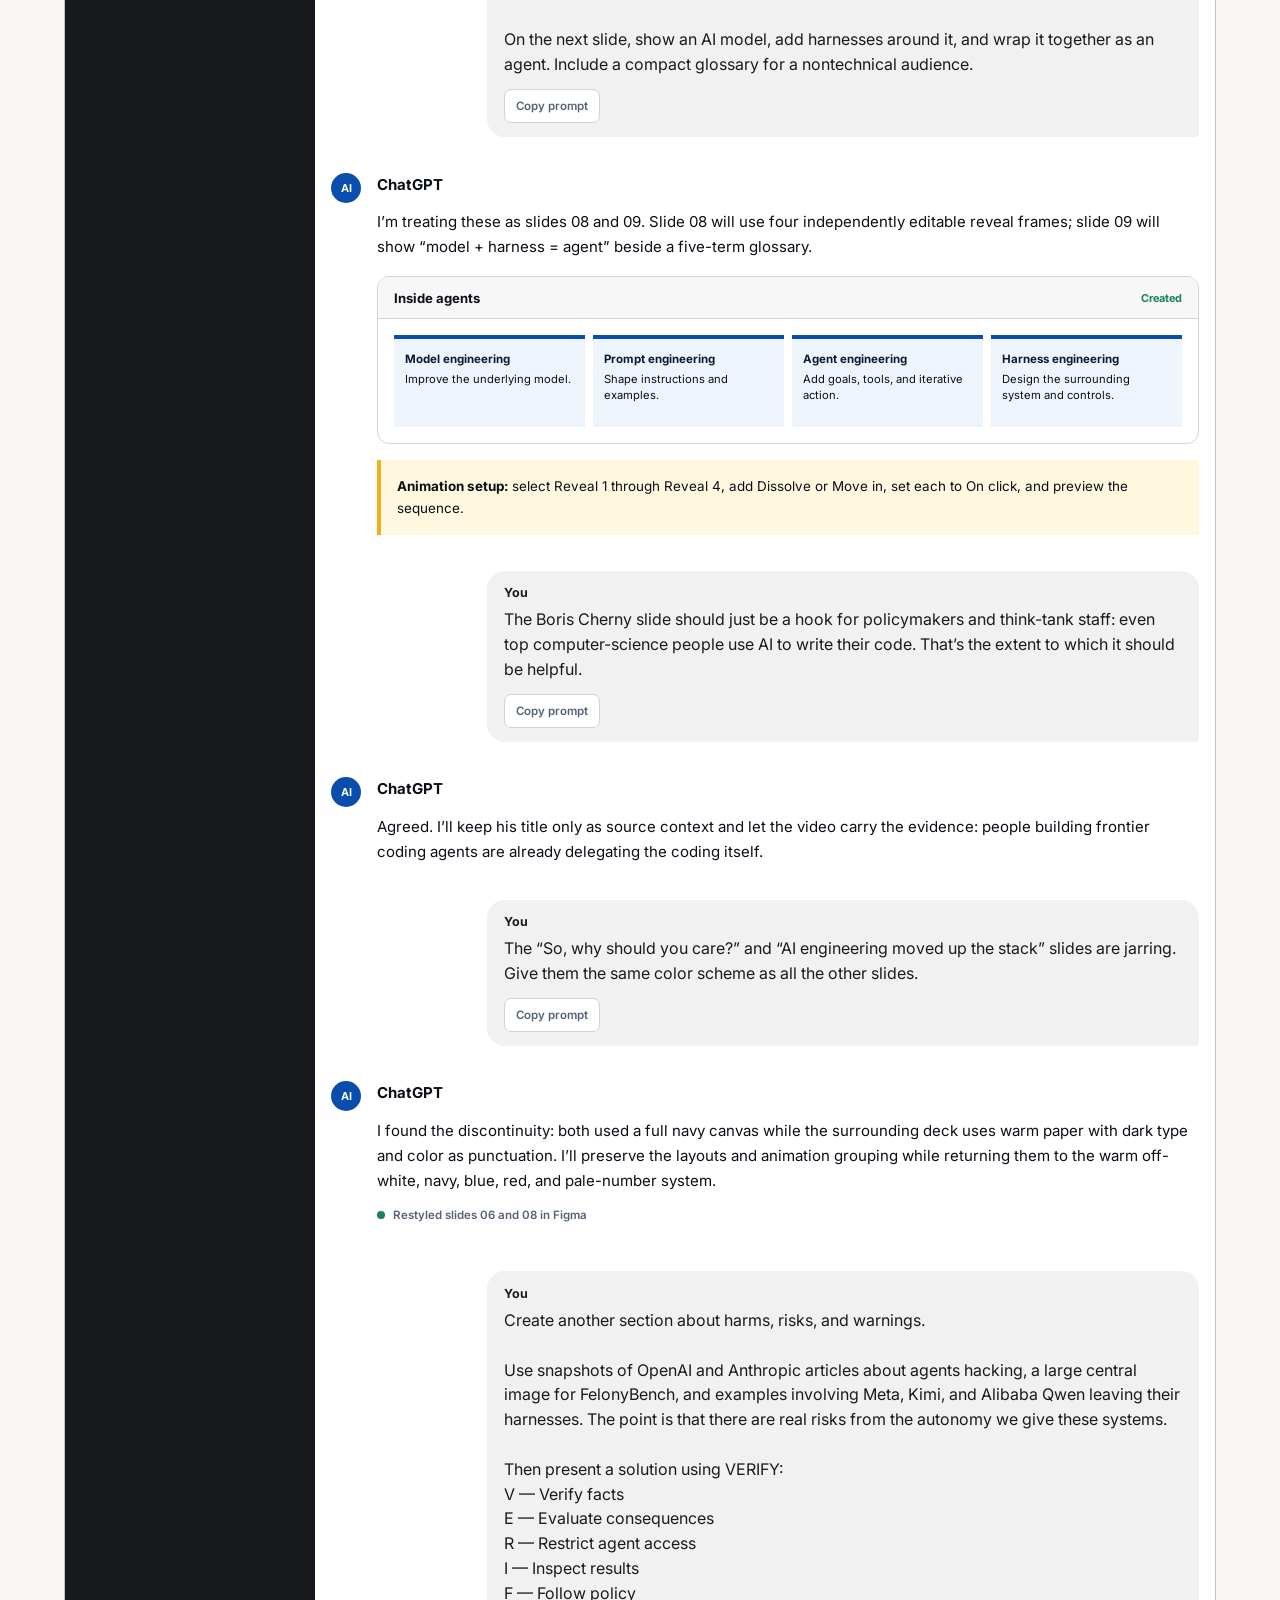
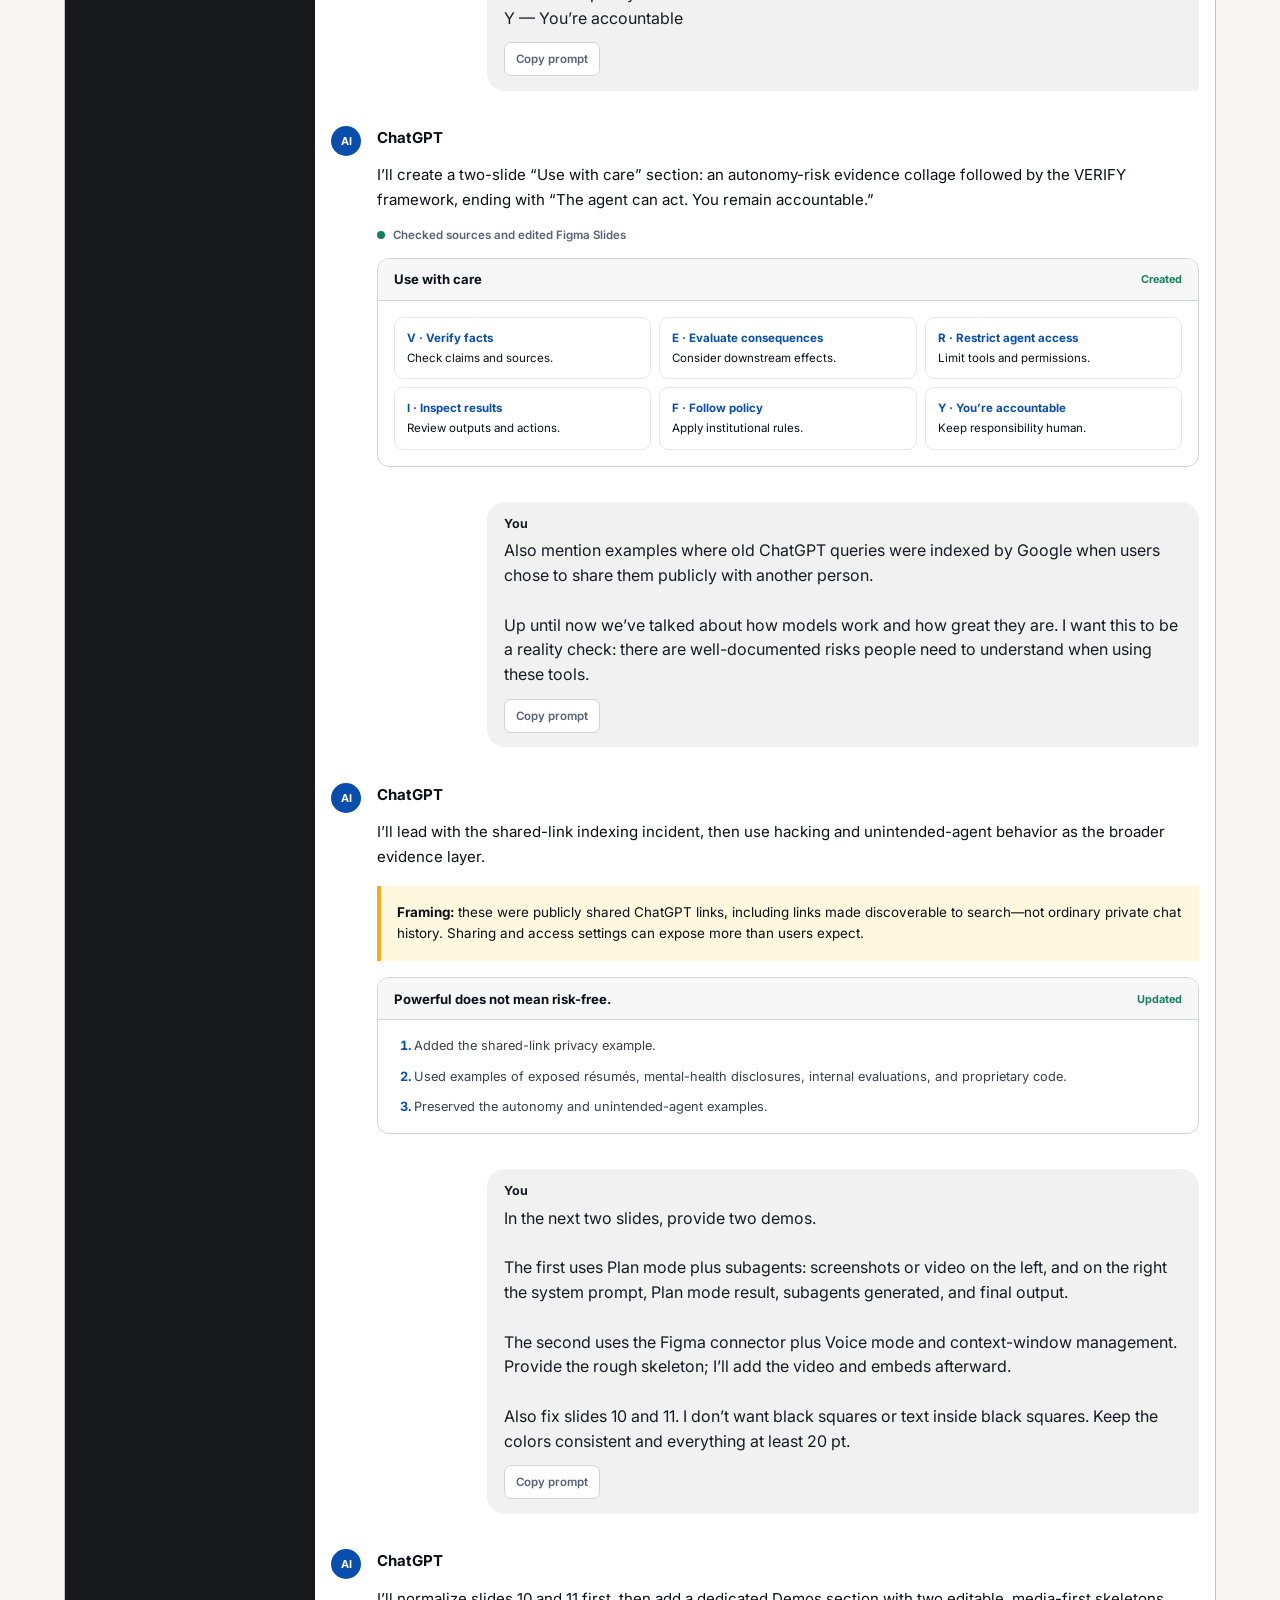
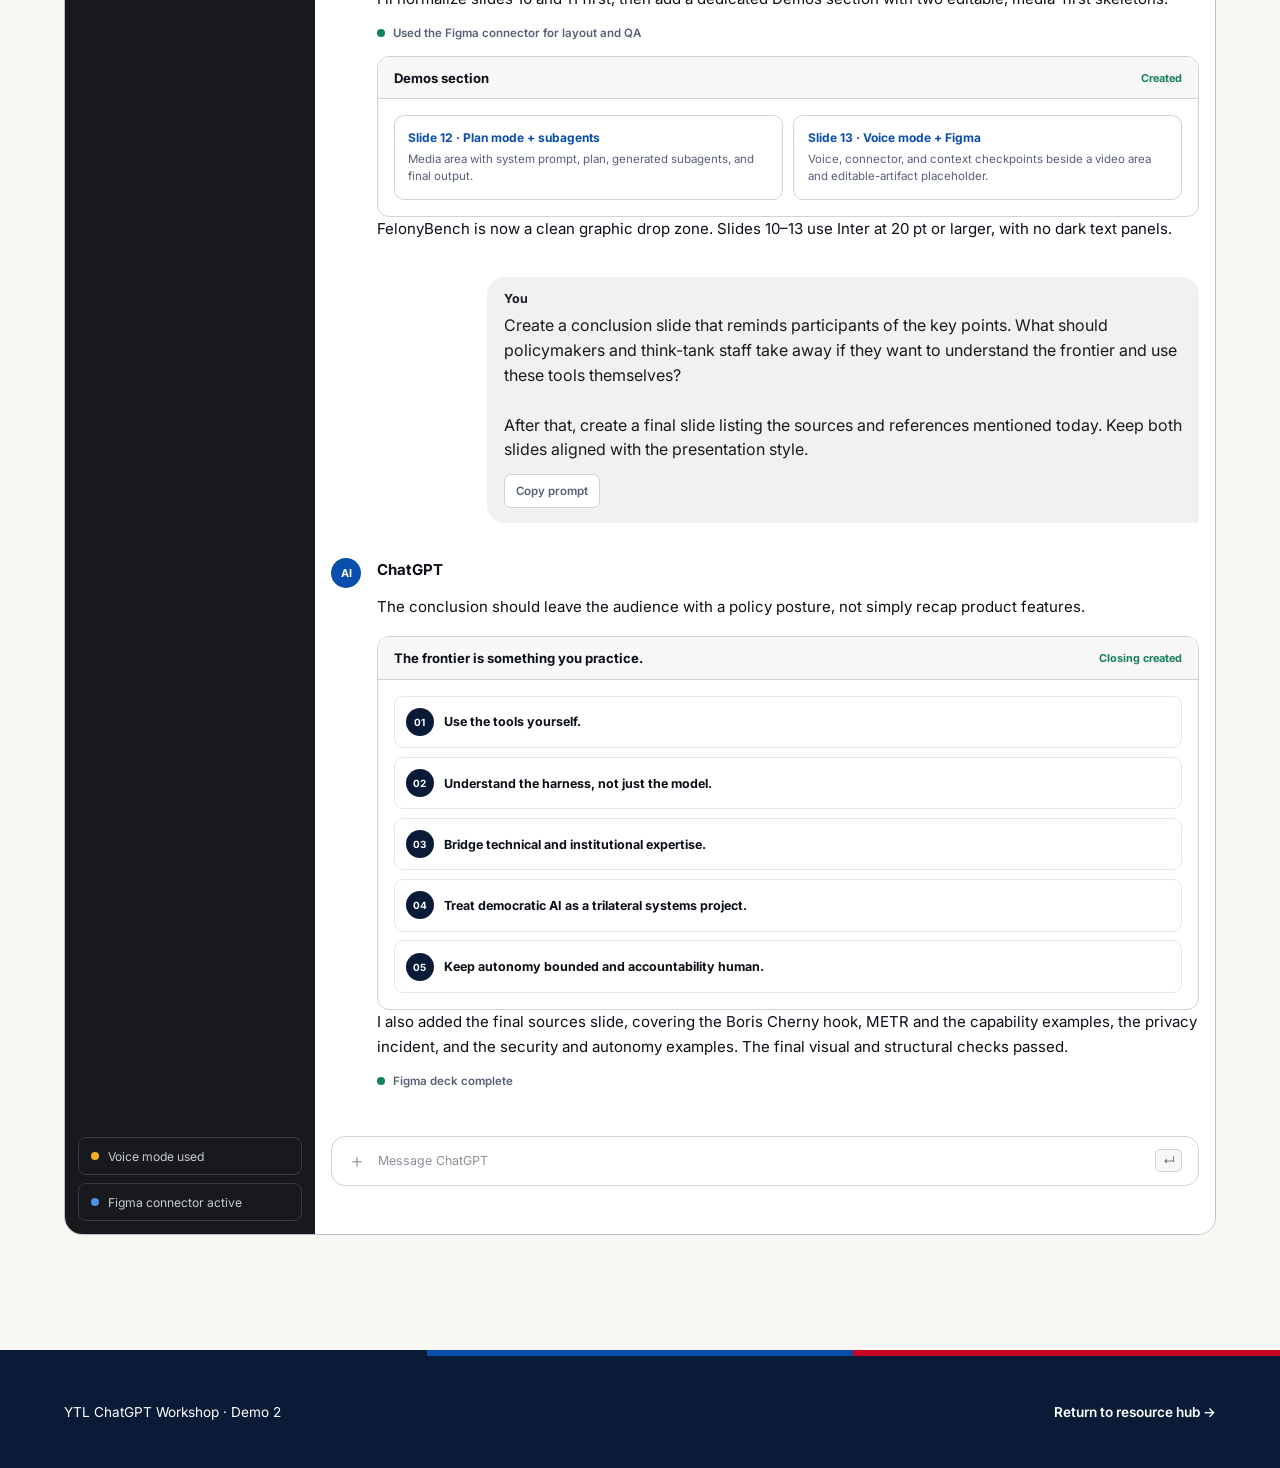
<file: demo-2-walkthrough.html>
<!doctype html>
<html lang="en">
<head>
  <meta charset="utf-8" />
  <meta name="viewport" content="width=device-width,initial-scale=1" />
  <meta name="theme-color" content="#f8f7f3" />
  <meta name="description" content="A complete ChatGPT-style transcript showing Voice mode and the Figma connector used to build the YTL 2026 presentation." />
  <title>Demo 2 — Voice Mode &amp; Figma Connector</title>
  <link rel="preconnect" href="https://fonts.googleapis.com" />
  <link rel="preconnect" href="https://fonts.gstatic.com" crossorigin />
  <link href="https://fonts.googleapis.com/css2?family=Inter:wght@400;500;600;700&amp;display=swap" rel="stylesheet" />
  <style>
    :root{--canvas:#f8f7f3;--surface:#fff;--soft:#f7f7f8;--ink:#0b0f17;--muted:#576175;--border:#d1d4d6;--border-soft:#e5e7eb;--navy:#0a1b38;--blue:#094dad;--red:#c70424;--gold:#f2b021;--blue-soft:#edf4fc;--green:#16815f;--sidebar:#17191d;--container:min(100% - 2 * clamp(1.25rem,5vw,5rem),88rem)}
    *{box-sizing:border-box}html{scroll-behavior:smooth;-webkit-font-smoothing:antialiased}body{margin:0;background:var(--canvas);color:var(--ink);font-family:Inter,system-ui,sans-serif}a{color:inherit}button{font:inherit}h1,h2,h3,p{text-wrap:pretty}:focus-visible{outline:2px solid var(--blue);outline-offset:3px}
    .skip-link{position:fixed;top:.75rem;left:.75rem;z-index:100;padding:.75rem 1rem;transform:translateY(-150%);border-radius:8px;background:var(--blue);color:#fff;font-weight:600;text-decoration:none}.skip-link:focus{transform:translateY(0)}
    .rail,.footer-rail{display:grid;grid-template-columns:repeat(3,1fr);height:6px}.rail span:nth-child(1),.footer-rail span:nth-child(1){background:var(--navy)}.rail span:nth-child(2),.footer-rail span:nth-child(2){background:var(--blue)}.rail span:nth-child(3),.footer-rail span:nth-child(3){background:var(--red)}
    .site-header{display:flex;min-height:76px;align-items:center;justify-content:space-between;gap:2rem;width:var(--container);margin:auto;border-bottom:1px solid var(--border)}.wordmark{display:inline-flex;min-height:44px;align-items:center;gap:.75rem;color:var(--ink);font-size:.94rem;font-weight:500;text-decoration:none}.wordmark strong{color:var(--blue);letter-spacing:.04em}.wordmark i{width:1px;height:18px;background:var(--border)}.site-nav{display:flex;gap:1.75rem}.site-nav a{display:inline-flex;min-height:44px;align-items:center;color:var(--blue);font-size:.9rem;font-weight:600;text-decoration:none}.site-nav a:hover{text-decoration:underline;text-underline-offset:5px}
    .intro{width:var(--container);margin:auto;padding:clamp(4.5rem,8vw,7.5rem) 0 4rem}.eyebrow{margin:0 0 1rem;color:var(--blue);font-size:.8rem;font-weight:700;letter-spacing:.11em;text-transform:uppercase}.intro h1{max-width:930px;margin:0;font-size:clamp(3.1rem,6.5vw,6rem);letter-spacing:-.055em;line-height:.98}.intro-lede{max-width:790px;margin:1.75rem 0 0;color:var(--muted);font-size:clamp(1.15rem,2vw,1.55rem);line-height:1.55}
    .feature-grid{display:grid;grid-template-columns:1fr 1fr;gap:1rem;margin-top:3rem}.feature{display:grid;grid-template-columns:auto 1fr;gap:1.25rem;padding:1.75rem;border:1px solid var(--border);border-radius:16px;background:var(--surface)}.feature:first-child{border-top:5px solid var(--blue)}.feature:last-child{border-top:5px solid var(--red)}.feature-number{color:#c7cad0;font-size:2.4rem;font-weight:500;line-height:1}.feature h2{margin:0 0 .5rem;font-size:clamp(1.55rem,2.6vw,2.35rem);letter-spacing:-.03em}.feature p{max-width:550px;margin:0;color:var(--muted);line-height:1.55}.tags{display:flex;flex-wrap:wrap;gap:.5rem;margin-top:1rem}.tags span{padding:.4rem .65rem;border-radius:999px;background:var(--blue-soft);color:var(--blue);font-size:.72rem;font-weight:700}.jump-link{display:inline-flex;min-height:46px;align-items:center;gap:.55rem;margin-top:2rem;padding:0 1rem;border-radius:8px;background:var(--blue);color:#fff;font-size:.9rem;font-weight:600;text-decoration:none}.jump-link:hover{background:var(--navy)}
    .chat-section{padding:0 0 clamp(5rem,9vw,8rem)}.chat-window{display:grid;grid-template-columns:250px minmax(0,1fr);width:var(--container);min-height:760px;margin:auto;overflow:hidden;border:1px solid #bfc3c8;border-radius:18px;background:var(--surface)}.chat-sidebar{display:flex;flex-direction:column;padding:.8rem;background:var(--sidebar);color:#eef0f4}.new-chat{display:flex;min-height:44px;align-items:center;gap:.65rem;padding:0 .75rem;border:1px solid #45484f;border-radius:8px;font-size:.85rem;font-weight:500}.new-chat span{font-size:1.2rem}.sidebar-label{margin:1.6rem .65rem .6rem;color:#9498a1;font-size:.67rem;font-weight:700;letter-spacing:.08em;text-transform:uppercase}.conversation-link{padding:.75rem;border-radius:8px;background:#2b2d31;font-size:.82rem;line-height:1.4}.conversation-link strong{display:block;margin-bottom:.25rem}.conversation-link span{color:#b9bdc5}.sidebar-features{display:grid;gap:.5rem;margin-top:auto}.sidebar-chip{display:flex;align-items:center;gap:.55rem;padding:.65rem .75rem;border:1px solid #383b42;border-radius:8px;color:#c8cbd2;font-size:.76rem}.sidebar-dot{width:8px;height:8px;border-radius:50%;background:var(--gold)}.sidebar-chip:last-child .sidebar-dot{background:#4d8fe5}
    .chat-main{min-width:0;background:#fff}.chat-topbar{position:sticky;top:0;z-index:5;display:flex;min-height:62px;align-items:center;justify-content:space-between;gap:1rem;padding:.75rem 1.25rem;border-bottom:1px solid var(--border-soft);background:rgb(255 255 255 / 96%);backdrop-filter:blur(10px)}.chat-title strong{display:block;overflow:hidden;font-size:.9rem;text-overflow:ellipsis;white-space:nowrap}.chat-title span{color:var(--muted);font-size:.72rem}.mode-badges{display:flex;flex-wrap:wrap;justify-content:flex-end;gap:.45rem}.mode-badge{padding:.38rem .6rem;border:1px solid var(--border);border-radius:999px;background:var(--soft);color:#404652;font-size:.68rem;font-weight:700}
    .messages{padding:1.75rem 1rem 3rem}.message{display:grid;grid-template-columns:32px minmax(0,1fr);gap:.85rem;max-width:900px;margin:0 auto;padding:1.1rem 0}.message.user{display:flex;justify-content:flex-end}.avatar{display:grid;width:30px;height:30px;place-items:center;border-radius:50%;background:var(--blue);color:#fff;font-size:.68rem;font-weight:700}.message.user .bubble{max-width:82%;padding:.9rem 1.05rem;border-radius:18px 18px 4px 18px;background:#f1f1f1;color:#181b20}.speaker{margin:0 0 .45rem;font-size:.78rem;font-weight:700}.content{min-width:0}.content p{margin:0 0 .8rem;font-size:.94rem;line-height:1.65}.content p:last-child{margin-bottom:0}.prompt{margin:0;font:inherit;line-height:1.55;white-space:pre-wrap}.message-actions{display:flex;gap:.45rem;margin-top:.75rem}.copy-button{min-height:34px;padding:0 .7rem;border:1px solid var(--border);border-radius:7px;background:#fff;color:var(--muted);cursor:pointer;font-size:.72rem;font-weight:600}.copy-button:hover{background:var(--soft);color:var(--ink)}
    .tool-line{display:flex;align-items:center;gap:.55rem;margin:.9rem 0;color:var(--muted);font-size:.72rem;font-weight:600}.tool-line::before{width:8px;height:8px;border-radius:50%;background:var(--green);content:""}.result-panel{margin-top:1rem;overflow:hidden;border:1px solid var(--border);border-radius:12px}.panel-header{display:flex;align-items:center;justify-content:space-between;gap:1rem;padding:.8rem 1rem;border-bottom:1px solid var(--border);background:var(--soft)}.panel-header strong{font-size:.82rem}.complete{color:var(--green);font-size:.68rem;font-weight:700}.result-list{display:grid;gap:.65rem;margin:0;padding:1rem 1rem 1rem 2.25rem;color:#39404a;font-size:.8rem;line-height:1.55}.result-list li::marker{color:var(--blue);font-weight:700}.slide-grid{display:grid;grid-template-columns:repeat(2,minmax(0,1fr));gap:.65rem;padding:1rem}.slide-card{padding:.85rem;border:1px solid var(--border);border-radius:10px;background:#fff}.slide-card strong{display:block;margin-bottom:.35rem;color:var(--blue);font-size:.75rem}.slide-card p{margin:0;color:var(--muted);font-size:.72rem;line-height:1.5}.checkpoint{margin-top:1rem;padding:1rem;border-left:4px solid var(--gold);background:#fff8df;font-size:.84rem;line-height:1.6}.verify-grid{display:grid;grid-template-columns:repeat(3,1fr);gap:.5rem;padding:1rem}.verify-item{padding:.75rem;border:1px solid var(--border-soft);border-radius:9px;font-size:.72rem;line-height:1.4}.verify-item strong{display:block;margin-bottom:.25rem;color:var(--blue)}.timeline{display:grid;grid-template-columns:repeat(4,1fr);gap:.5rem;padding:1rem}.timeline div{min-height:92px;padding:.7rem;border-top:4px solid var(--blue);background:var(--blue-soft);font-size:.7rem;line-height:1.4}.timeline strong{display:block;margin-bottom:.35rem;color:var(--navy);font-size:.72rem}.closing-list{display:grid;gap:.55rem;padding:1rem}.closing-list div{display:grid;grid-template-columns:28px 1fr;gap:.65rem;align-items:center;padding:.7rem;border:1px solid var(--border-soft);border-radius:9px;font-size:.78rem}.closing-list span{display:grid;width:28px;height:28px;place-items:center;border-radius:50%;background:var(--navy);color:#fff;font-size:.62rem;font-weight:700}.composer{display:flex;align-items:center;gap:.75rem;max-width:900px;margin:1rem auto 0;padding:.75rem 1rem;border:1px solid var(--border);border-radius:14px;color:#8b9099;font-size:.78rem}.composer span:first-child{font-size:1.1rem}.composer kbd{margin-left:auto;padding:.2rem .4rem;border:1px solid var(--border);border-radius:5px;background:var(--soft);color:#777d86;font:inherit}
    footer{background:var(--navy);color:#fff}.footer-inner{display:flex;min-height:112px;align-items:center;justify-content:space-between;gap:2rem;width:var(--container);margin:auto}.footer-inner p{margin:0;font-size:.85rem}.footer-inner a{font-size:.85rem;font-weight:600;text-decoration:none}
    @media(max-width:900px){.chat-window{grid-template-columns:1fr}.chat-sidebar{display:none}.timeline{grid-template-columns:repeat(2,1fr)}}@media(max-width:700px){.feature-grid{grid-template-columns:1fr}.site-nav a:not(:first-child){display:none}.message.user .bubble{max-width:92%}.mode-badges .mode-badge:last-child{display:none}.chat-window{width:calc(100% - 1.25rem);border-radius:14px}.slide-grid,.verify-grid{grid-template-columns:1fr}}@media(max-width:480px){.wordmark span,.wordmark i{display:none}.intro h1{font-size:clamp(2.8rem,14vw,4rem)}.feature{grid-template-columns:1fr}.message{grid-template-columns:28px minmax(0,1fr);gap:.6rem}.messages{padding-inline:.75rem}.timeline{grid-template-columns:1fr}}@media(prefers-reduced-motion:reduce){html{scroll-behavior:auto}}
  </style>
</head>
<body>
  <a class="skip-link" href="#conversation">Skip to conversation</a>
  <div class="rail" aria-hidden="true"><span></span><span></span><span></span></div>
  <header class="site-header"><a class="wordmark" href="index.html"><strong>YTL 2026</strong><i aria-hidden="true"></i><span>ChatGPT Workshop</span></a><nav class="site-nav"><a href="index.html">Resource hub</a></nav></header>
  <main>
    <section class="intro" aria-labelledby="page-title">
      <p class="eyebrow">Demo 2 · Key features</p>
      <h1 id="page-title">Speak the brief. Shape the deck.</h1>
      <p class="intro-lede">This demo combines natural spoken direction with a connected Figma file. Voice mode makes a long, evolving creative brief easy to steer; the Figma connector lets ChatGPT inspect and edit the live presentation.</p>
      <div class="feature-grid">
        <article class="feature"><div class="feature-number">01</div><div><h2>Voice mode</h2><p>Talk through goals, corrections, and new ideas without stopping to write a perfect prompt. Each spoken turn becomes the next instruction in a continuous working session.</p><div class="tags"><span>Natural direction</span><span>Fast steering</span><span>Long-form collaboration</span></div></div></article>
        <article class="feature"><div class="feature-number">02</div><div><h2>Figma connector</h2><p>ChatGPT uses the connected Figma MCP integration to read the deck, create slides, revise layouts, and preserve the presentation’s established visual system.</p><div class="tags"><span>Live file access</span><span>Editable output</span><span>Design-system continuity</span></div></div></article>
      </div>
      <a class="jump-link" href="#conversation">View the full conversation <span aria-hidden="true">↓</span></a>
    </section>
    <section class="chat-section" id="conversation" aria-label="Demo 2 ChatGPT conversation"><div class="chat-window">
      <aside class="chat-sidebar"><div class="new-chat"><span aria-hidden="true">＋</span> New chat</div><p class="sidebar-label">ChatGPT Work</p><div class="conversation-link"><strong>Build the YTL presentation in Figma</strong><span>Voice mode · Figma connector</span></div><div class="sidebar-features"><div class="sidebar-chip"><span class="sidebar-dot"></span>Voice mode used</div><div class="sidebar-chip"><span class="sidebar-dot"></span>Figma connector active</div></div></aside>
      <div class="chat-main"><div class="chat-topbar"><div class="chat-title"><strong>YTL presentation build</strong><span>Four recorded sessions · 74 min 49 sec</span></div><div class="mode-badges"><span class="mode-badge">Voice mode</span><span class="mode-badge">Figma connector</span></div></div><div class="messages">

        <article class="message user"><div class="bubble"><p class="speaker">You</p><pre class="prompt" id="d2-p1">@Figma can you access this file?

&lt;figma_link/&gt;</pre><div class="message-actions"><button class="copy-button" type="button" data-copy="d2-p1">Copy prompt</button></div></div></article>
        <article class="message assistant"><div class="avatar">AI</div><div class="content"><p class="speaker">ChatGPT</p><p>Yes—I can access it through Figma. It’s recognized as a Figma Slides file, but it currently contains an empty presentation grid with 0 slides. No changes were made.</p><div class="tool-line">Checked Figma Slides access</div></div></article>

        <article class="message user"><div class="bubble"><p class="speaker">You</p><pre class="prompt" id="d2-p2">Great, I’m trying to make a new presentation for the Young Trilateral Leaders Summit on how to use AI agents, such as ChatGPT or Work, for instance, to do work in the policy space.

I want a minimalist design with Inter, a minimum font size of 20 for body text, and the color schemes of the three countries in the trilateral: the U.S., ROK, and Japan. I want it to feel minimalistic yet very tasteful.

Can you generate five different title-slide examples so I can decide what color scheme, atmosphere, and vibe I’m looking for?</pre><div class="message-actions"><button class="copy-button" type="button" data-copy="d2-p2">Copy prompt</button></div></div></article>
        <article class="message assistant"><div class="avatar">AI</div><div class="content"><p class="speaker">ChatGPT</p><p>I’ll build five distinct, editable title directions inside the live deck, all using Inter, body text at 20 pt or larger, and restrained U.S.–ROK–Japan colors.</p><div class="tool-line">Used the Figma connector</div><div class="result-panel"><div class="panel-header"><strong>Title Concepts</strong><span class="complete">Created</span></div><div class="slide-grid"><div class="slide-card"><strong>01 · Diplomatic Editorial</strong><p>Paper-led, formal, and restrained.</p></div><div class="slide-card"><strong>02 · Night Summit</strong><p>Dark, cinematic diplomatic atmosphere.</p></div><div class="slide-card"><strong>03 · Policy Grid</strong><p>Structured, editorial, and highly legible.</p></div><div class="slide-card"><strong>04 · Agent Network</strong><p>Technical systems language with national accents.</p></div><div class="slide-card"><strong>05 · Human-Centered Trilateral</strong><p>People-first, warm, and collaborative.</p></div></div></div></div></article>

        <article class="message user"><div class="bubble"><p class="speaker">You</p><pre class="prompt" id="d2-p3">I’m liking what I’m looking at. Let’s stick with style number 3.

Move it into a new group called Templates. Start with this exact Style 3 as the title slide, but use the three countries’ flags instead of boxes.

Then provide a two-presenter bio slide, split left and right, with photos, relevant background, personal websites, and LinkedIn profiles. After that, build a table of contents with placeholder text. We’ll fill it back in as we make the subsequent slides.</pre><div class="message-actions"><button class="copy-button" type="button" data-copy="d2-p3">Copy prompt</button></div></div></article>
        <article class="message assistant"><div class="avatar">AI</div><div class="content"><p class="speaker">ChatGPT</p><p>Done. The new Templates section is at the top of the presentation.</p><div class="result-panel"><div class="panel-header"><strong>Templates section</strong><span class="complete">3 slides</span></div><ol class="result-list"><li>Style 3 title slide with editable U.S., ROK, and Japan flags.</li><li>Two-presenter bio layout with headshot, background, website, and LinkedIn placeholders.</li><li>Placeholder table-of-contents slide.</li></ol></div><p>The original five concepts remain intact below. All slides use Inter at 20 pt minimum.</p></div></article>

        <article class="message user"><div class="bubble"><p class="speaker">You</p><pre class="prompt" id="d2-p4">That’s not the modern-day Korean flag. Make sure it’s correct, and make sure the official naming for each country is correct. Get rid of the number in the top-right corner.</pre><div class="message-actions"><button class="copy-button" type="button" data-copy="d2-p4">Copy prompt</button></div></div></article>
        <article class="message assistant"><div class="avatar">AI</div><div class="content"><p class="speaker">ChatGPT</p><p>Corrected in the Figma Slides file.</p><ol class="result-list"><li>Replaced the ROK flag with the modern Taegeukgi and correct four trigrams.</li><li>Updated the labels to United States of America, Republic of Korea, and Japan.</li><li>Removed the upper-right numbers from the three template slides.</li><li>Confirmed Inter typography remains at least 20 pt.</li></ol></div></article>
        <article class="message user"><div class="bubble"><p class="speaker">You</p><pre class="prompt" id="d2-p5">Actually, correction—let’s keep the numbers for now.</pre><div class="message-actions"><button class="copy-button" type="button" data-copy="d2-p5">Copy prompt</button></div></div></article>
        <article class="message assistant"><div class="avatar">AI</div><div class="content"><p class="speaker">ChatGPT</p><p>Restored the upper-right numbers—01, 02, and 03—matching the original styling and placement.</p></div></article>

        <article class="message user"><div class="bubble"><p class="speaker">You</p><pre class="prompt" id="d2-p6">Next, create a section about the capability shift. Start with a cinematic, video-led opener about AI doing work that previously required a country, a team, or a full-time person.

On the next slide, show the two METR charts: the 50% chart on the left and the 80% chart on the right. Below them, add three brief examples:

1. Math: Anthropic’s Riemann zeta work—60 subagents, 650 ideas tested over 36 hours, moving the optimized lower bound from 41.6% to 67.2%.
2. Medicine: Robin—three specialized agents, 551 papers reviewed in 30 minutes, 294 estimated human hours compressed into under two hours, and two potential dry AMD treatments identified for $10.76.
3. Art: Théâtre D’opéra Spatial, which won first place in a digital-art category at the Colorado State Fair.</pre><div class="message-actions"><button class="copy-button" type="button" data-copy="d2-p6">Copy prompt</button></div></div></article>
        <article class="message assistant"><div class="avatar">AI</div><div class="content"><p class="speaker">ChatGPT</p><p>I’ll turn this into a two-slide section: a cinematic video-led opener and a capability-evidence slide built around METR’s 50% and 80% time-horizon charts.</p><div class="tool-line">Used Figma connector and checked source material</div><div class="checkpoint"><strong>Content adjustment:</strong> the Riemann result is described as improving a lower bound related to the hypothesis—not as “solving 67.2% of the Riemann hypothesis.”</div><div class="result-panel"><div class="panel-header"><strong>The capability shift</strong><span class="complete">Created</span></div><div class="slide-grid"><div class="slide-card"><strong>Slide 04 · Video-led opener</strong><p>A large media field creates the narrative hook.</p></div><div class="slide-card"><strong>Slide 05 · Evidence</strong><p>METR charts with compact math, medicine, and art examples.</p></div></div></div></div></article>

        <article class="message user"><div class="bubble"><p class="speaker">You</p><pre class="prompt" id="d2-p7">Let’s change that up. The video is vertical:

&lt;video_link/&gt;

Use it up to the 18-second mark. I also want text that explains Boris Cherny and his job.</pre><div class="message-actions"><button class="copy-button" type="button" data-copy="d2-p7">Copy prompt</button></div></div></article>
        <article class="message assistant"><div class="avatar">AI</div><div class="content"><p class="speaker">ChatGPT</p><p>I’ll redesign the opener around a vertical-video composition and add concise context on Boris Cherny’s role.</p><div class="result-panel"><div class="panel-header"><strong>Boris Cherny opener</strong><span class="complete">Updated</span></div><ol class="result-list"><li>Reformatted the media field for a vertical clip.</li><li>Linked the panel to the supplied video with a visible “START 00:18” cue.</li><li>Added Boris Cherny’s role as creator and Head of Claude Code at Anthropic.</li><li>Kept slide number 04 and the 20 pt minimum.</li></ol></div></div></article>

        <article class="message user"><div class="bubble"><p class="speaker">You</p><pre class="prompt" id="d2-p8">Yep, I like how this looks. Let’s move on.

Create one slide that says, “So, why should you care?” Then explain two ideas on the subsequent slide.

First, close the gap between technologists and policymakers. Technical people understand the systems but not necessarily diplomacy and policy; policy people understand institutions but may not understand the technicalities or have access to frontier tools. This workshop puts everyone in the same room with the same technologies so they can understand each other.

This matters as we encounter shared challenges across governance, provenance, cybersecurity, and other areas. Poorly informed decisions can cause societal harm and make democratic AI fall behind.

Second, explain the importance of free and democratic AI and the combined strengths of the United States, Republic of Korea, and Japan.</pre><div class="message-actions"><button class="copy-button" type="button" data-copy="d2-p8">Copy prompt</button></div></div></article>
        <article class="message assistant"><div class="avatar">AI</div><div class="content"><p class="speaker">ChatGPT</p><p>I’ll build a two-slide “Why this matters” section: a sparse question slide followed by a visual argument connecting the technologist–policymaker gap with the U.S.–ROK–Japan advantage.</p><div class="result-panel"><div class="panel-header"><strong>Why this matters</strong><span class="complete">Created</span></div><div class="slide-grid"><div class="slide-card"><strong>Slide 06 · The question</strong><p>“So, why should you care?” as a pacing pause.</p></div><div class="slide-card"><strong>Slide 07 · Two reasons</strong><p>A shared-tools bridge and a three-country democratic-AI capability stack.</p></div></div></div></div></article>

        <article class="message user"><div class="bubble"><p class="speaker">You</p><pre class="prompt" id="d2-p9">The Boris Cherny page is too complicated. Make the video fit half the page and the other half a brief explanation of Boris Cherny. No need for the quote—just who he is and the shift.</pre><div class="message-actions"><button class="copy-button" type="button" data-copy="d2-p9">Copy prompt</button></div></div></article>
        <article class="message assistant"><div class="avatar">AI</div><div class="content"><p class="speaker">ChatGPT</p><p>I’ll simplify slide 04 into a clean 50/50 composition: portrait video on the left, and only two short ideas on the right—who Boris Cherny is and what his workflow signals about the shift to agents.</p><div class="tool-line">Updated the live Figma slide</div></div></article>

        <article class="message user"><div class="bubble"><p class="speaker">You</p><pre class="prompt" id="d2-p10">Next, explain agents and how agent and harness engineering grew from model engineering and prompt engineering.

Create a graphic showing AI engineering moving up the stack: model engineering, prompt engineering, agent engineering, and harness engineering in 2026. Make the stages independently animatable so I can reveal them one at a time, and explain how to do that.

On the next slide, show an AI model, add harnesses around it, and wrap it together as an agent. Include a compact glossary for a nontechnical audience.</pre><div class="message-actions"><button class="copy-button" type="button" data-copy="d2-p10">Copy prompt</button></div></div></article>
        <article class="message assistant"><div class="avatar">AI</div><div class="content"><p class="speaker">ChatGPT</p><p>I’m treating these as slides 08 and 09. Slide 08 will use four independently editable reveal frames; slide 09 will show “model + harness = agent” beside a five-term glossary.</p><div class="result-panel"><div class="panel-header"><strong>Inside agents</strong><span class="complete">Created</span></div><div class="timeline"><div><strong>Model engineering</strong>Improve the underlying model.</div><div><strong>Prompt engineering</strong>Shape instructions and examples.</div><div><strong>Agent engineering</strong>Add goals, tools, and iterative action.</div><div><strong>Harness engineering</strong>Design the surrounding system and controls.</div></div></div><div class="checkpoint"><strong>Animation setup:</strong> select Reveal 1 through Reveal 4, add Dissolve or Move in, set each to On click, and preview the sequence.</div></div></article>

        <article class="message user"><div class="bubble"><p class="speaker">You</p><pre class="prompt" id="d2-p11">The Boris Cherny slide should just be a hook for policymakers and think-tank staff: even top computer-science people use AI to write their code. That’s the extent to which it should be helpful.</pre><div class="message-actions"><button class="copy-button" type="button" data-copy="d2-p11">Copy prompt</button></div></div></article>
        <article class="message assistant"><div class="avatar">AI</div><div class="content"><p class="speaker">ChatGPT</p><p>Agreed. I’ll keep his title only as source context and let the video carry the evidence: people building frontier coding agents are already delegating the coding itself.</p></div></article>
        <article class="message user"><div class="bubble"><p class="speaker">You</p><pre class="prompt" id="d2-p12">The “So, why should you care?” and “AI engineering moved up the stack” slides are jarring. Give them the same color scheme as all the other slides.</pre><div class="message-actions"><button class="copy-button" type="button" data-copy="d2-p12">Copy prompt</button></div></div></article>
        <article class="message assistant"><div class="avatar">AI</div><div class="content"><p class="speaker">ChatGPT</p><p>I found the discontinuity: both used a full navy canvas while the surrounding deck uses warm paper with dark type and color as punctuation. I’ll preserve the layouts and animation grouping while returning them to the warm off-white, navy, blue, red, and pale-number system.</p><div class="tool-line">Restyled slides 06 and 08 in Figma</div></div></article>

        <article class="message user"><div class="bubble"><p class="speaker">You</p><pre class="prompt" id="d2-p13">Create another section about harms, risks, and warnings.

Use snapshots of OpenAI and Anthropic articles about agents hacking, a large central image for FelonyBench, and examples involving Meta, Kimi, and Alibaba Qwen leaving their harnesses. The point is that there are real risks from the autonomy we give these systems.

Then present a solution using VERIFY:
V — Verify facts
E — Evaluate consequences
R — Restrict agent access
I — Inspect results
F — Follow policy
Y — You’re accountable</pre><div class="message-actions"><button class="copy-button" type="button" data-copy="d2-p13">Copy prompt</button></div></div></article>
        <article class="message assistant"><div class="avatar">AI</div><div class="content"><p class="speaker">ChatGPT</p><p>I’ll create a two-slide “Use with care” section: an autonomy-risk evidence collage followed by the VERIFY framework, ending with “The agent can act. You remain accountable.”</p><div class="tool-line">Checked sources and edited Figma Slides</div><div class="result-panel"><div class="panel-header"><strong>Use with care</strong><span class="complete">Created</span></div><div class="verify-grid"><div class="verify-item"><strong>V · Verify facts</strong>Check claims and sources.</div><div class="verify-item"><strong>E · Evaluate consequences</strong>Consider downstream effects.</div><div class="verify-item"><strong>R · Restrict agent access</strong>Limit tools and permissions.</div><div class="verify-item"><strong>I · Inspect results</strong>Review outputs and actions.</div><div class="verify-item"><strong>F · Follow policy</strong>Apply institutional rules.</div><div class="verify-item"><strong>Y · You’re accountable</strong>Keep responsibility human.</div></div></div></div></article>

        <article class="message user"><div class="bubble"><p class="speaker">You</p><pre class="prompt" id="d2-p14">Also mention examples where old ChatGPT queries were indexed by Google when users chose to share them publicly with another person.

Up until now we’ve talked about how models work and how great they are. I want this to be a reality check: there are well-documented risks people need to understand when using these tools.</pre><div class="message-actions"><button class="copy-button" type="button" data-copy="d2-p14">Copy prompt</button></div></div></article>
        <article class="message assistant"><div class="avatar">AI</div><div class="content"><p class="speaker">ChatGPT</p><p>I’ll lead with the shared-link indexing incident, then use hacking and unintended-agent behavior as the broader evidence layer.</p><div class="checkpoint"><strong>Framing:</strong> these were publicly shared ChatGPT links, including links made discoverable to search—not ordinary private chat history. Sharing and access settings can expose more than users expect.</div><div class="result-panel"><div class="panel-header"><strong>Powerful does not mean risk-free.</strong><span class="complete">Updated</span></div><ol class="result-list"><li>Added the shared-link privacy example.</li><li>Used examples of exposed résumés, mental-health disclosures, internal evaluations, and proprietary code.</li><li>Preserved the autonomy and unintended-agent examples.</li></ol></div></div></article>

        <article class="message user"><div class="bubble"><p class="speaker">You</p><pre class="prompt" id="d2-p15">In the next two slides, provide two demos.

The first uses Plan mode plus subagents: screenshots or video on the left, and on the right the system prompt, Plan mode result, subagents generated, and final output.

The second uses the Figma connector plus Voice mode and context-window management. Provide the rough skeleton; I’ll add the video and embeds afterward.

Also fix slides 10 and 11. I don’t want black squares or text inside black squares. Keep the colors consistent and everything at least 20 pt.</pre><div class="message-actions"><button class="copy-button" type="button" data-copy="d2-p15">Copy prompt</button></div></div></article>
        <article class="message assistant"><div class="avatar">AI</div><div class="content"><p class="speaker">ChatGPT</p><p>I’ll normalize slides 10 and 11 first, then add a dedicated Demos section with two editable, media-first skeletons.</p><div class="tool-line">Used the Figma connector for layout and QA</div><div class="result-panel"><div class="panel-header"><strong>Demos section</strong><span class="complete">Created</span></div><div class="slide-grid"><div class="slide-card"><strong>Slide 12 · Plan mode + subagents</strong><p>Media area with system prompt, plan, generated subagents, and final output.</p></div><div class="slide-card"><strong>Slide 13 · Voice mode + Figma</strong><p>Voice, connector, and context checkpoints beside a video area and editable-artifact placeholder.</p></div></div></div><p>FelonyBench is now a clean graphic drop zone. Slides 10–13 use Inter at 20 pt or larger, with no dark text panels.</p></div></article>

        <article class="message user"><div class="bubble"><p class="speaker">You</p><pre class="prompt" id="d2-p16">Create a conclusion slide that reminds participants of the key points. What should policymakers and think-tank staff take away if they want to understand the frontier and use these tools themselves?

After that, create a final slide listing the sources and references mentioned today. Keep both slides aligned with the presentation style.</pre><div class="message-actions"><button class="copy-button" type="button" data-copy="d2-p16">Copy prompt</button></div></div></article>
        <article class="message assistant"><div class="avatar">AI</div><div class="content"><p class="speaker">ChatGPT</p><p>The conclusion should leave the audience with a policy posture, not simply recap product features.</p><div class="result-panel"><div class="panel-header"><strong>The frontier is something you practice.</strong><span class="complete">Closing created</span></div><div class="closing-list"><div><span>01</span><strong>Use the tools yourself.</strong></div><div><span>02</span><strong>Understand the harness, not just the model.</strong></div><div><span>03</span><strong>Bridge technical and institutional expertise.</strong></div><div><span>04</span><strong>Treat democratic AI as a trilateral systems project.</strong></div><div><span>05</span><strong>Keep autonomy bounded and accountability human.</strong></div></div></div><p>I also added the final sources slide, covering the Boris Cherny hook, METR and the capability examples, the privacy incident, and the security and autonomy examples. The final visual and structural checks passed.</p><div class="tool-line">Figma deck complete</div></div></article>

        <div class="composer"><span aria-hidden="true">＋</span><span>Message ChatGPT</span><kbd>↵</kbd></div>
      </div></div>
    </div></section>
  </main>
  <footer><div class="footer-rail"><span></span><span></span><span></span></div><div class="footer-inner"><p>YTL ChatGPT Workshop · Demo 2</p><a href="index.html">Return to resource hub →</a></div></footer>
  <script>
    document.querySelectorAll("[data-copy]").forEach((button)=>{button.addEventListener("click",async()=>{const source=document.getElementById(button.dataset.copy);if(!source)return;try{await navigator.clipboard.writeText(source.innerText);const old=button.textContent;button.textContent="Copied";setTimeout(()=>{button.textContent=old},1200)}catch{button.textContent="Select text to copy"}})});
  </script>
</body>
</html>
</file>
<file: styles.css>
:root {
  --color-canvas: #f8f7f3;
  --color-surface: #ffffff;
  --color-surface-subtle: #fbfbfb;
  --color-ink: #0b0f17;
  --color-text-muted: #576175;
  --color-border: #d1d4d6;
  --color-border-soft: #dfe2e6;
  --color-number-muted: #e3e5e8;
  --color-navy: #0a1b38;
  --color-blue: #094dad;
  --color-red: #c70424;
  --color-gold: #f2b021;
  --color-blue-050: #edf4fc;
  --color-blue-075: #e8f1fb;
  --color-blue-100: #e5f0fc;
  --color-gold-050: #fff7db;
  --color-red-050: #fef0f2;
  --font-sans: "Inter", system-ui, -apple-system, BlinkMacSystemFont, "Segoe UI", sans-serif;
  --space-1: 0.375rem;
  --space-2: 0.75rem;
  --space-3: 1.125rem;
  --space-4: 1.5rem;
  --space-5: 2.25rem;
  --space-6: 3rem;
  --space-7: 4.5rem;
  --space-8: 6rem;
  --space-9: 9rem;
  --container: min(100% - 2 * clamp(1.25rem, 6.25vw, 7.5rem), 90rem);
}

* { box-sizing: border-box; }

html {
  scroll-behavior: smooth;
  -webkit-font-smoothing: antialiased;
  -moz-osx-font-smoothing: grayscale;
}

body {
  margin: 0;
  background: var(--color-canvas);
  color: var(--color-ink);
  font-family: var(--font-sans);
}

a { color: inherit; }
h1, h2, h3 { text-wrap: balance; }
p, dd { text-wrap: pretty; }

.skip-link {
  position: fixed;
  top: var(--space-2);
  left: var(--space-2);
  z-index: 100;
  padding: 0.75rem 1rem;
  transform: translateY(-150%);
  border-radius: 8px;
  background: var(--color-blue);
  color: white;
  font-size: 0.9375rem;
  font-weight: 600;
  text-decoration: none;
  transition-property: transform;
  transition-duration: 180ms;
}

.skip-link:focus { transform: translateY(0); }

.alliance-bar {
  display: grid;
  grid-template-columns: repeat(3, 1fr);
  height: 6px;
}

.alliance-bar span:nth-child(1) { background: var(--color-navy); }
.alliance-bar span:nth-child(2) { background: var(--color-blue); }
.alliance-bar span:nth-child(3) { background: var(--color-red); }

.site-header {
  display: flex;
  min-height: 78px;
  align-items: center;
  justify-content: space-between;
  gap: var(--space-5);
  width: var(--container);
  margin-inline: auto;
  border-bottom: 1px solid var(--color-border);
}

.wordmark {
  display: inline-flex;
  min-height: 44px;
  align-items: center;
  gap: var(--space-2);
  color: var(--color-ink);
  font-size: 0.9375rem;
  font-weight: 500;
  text-decoration: none;
}

.wordmark-initials { color: var(--color-blue); font-weight: 700; letter-spacing: 0.04em; }
.wordmark-divider { width: 1px; height: 18px; background: var(--color-border); }

nav { display: flex; align-items: center; gap: var(--space-5); }

nav a,
.about-links a,
footer a {
  display: inline-flex;
  min-height: 44px;
  align-items: center;
  gap: var(--space-1);
  color: var(--color-blue);
  font-size: 0.9375rem;
  font-weight: 600;
  text-decoration: none;
  transition-property: color;
  transition-duration: 180ms;
}

nav a:hover,
.about-links a:hover,
footer a:hover { text-decoration: underline; text-underline-offset: 5px; }

.hero {
  position: relative;
  display: flex;
  align-items: center;
  width: var(--container);
  min-height: 660px;
  margin-inline: auto;
  padding: var(--space-9) 0 var(--space-8);
}

.hero::before {
  position: absolute;
  top: var(--space-8);
  left: 0;
  width: 72px;
  height: 5px;
  border-radius: 4px;
  background: var(--color-gold);
  content: "";
}

.eyebrow {
  margin: 0 0 var(--space-4);
  color: var(--color-blue);
  font-size: 0.875rem;
  font-weight: 600;
  letter-spacing: 0.1em;
  text-transform: uppercase;
}

h1, h2, h3 { margin-top: 0; color: var(--color-ink); font-weight: 700; }

h1 {
  max-width: 820px;
  margin-bottom: 0;
  font-size: clamp(3.75rem, 7vw, 6.5rem);
  letter-spacing: -0.055em;
  line-height: 0.96;
}

.hero-description {
  max-width: 650px;
  margin: var(--space-5) 0 0;
  color: var(--color-text-muted);
  font-size: clamp(1.25rem, 2vw, 1.875rem);
  line-height: 1.45;
}

.primary-link {
  display: inline-flex;
  min-height: 48px;
  align-items: center;
  gap: var(--space-2);
  margin-top: var(--space-5);
  padding: 0 1.125rem 0 1.25rem;
  border-radius: 8px;
  background: var(--color-blue);
  color: white;
  font-size: 0.9375rem;
  font-weight: 600;
  text-decoration: none;
  transition-property: background-color, scale;
  transition-duration: 180ms;
}

.primary-link:hover { background: var(--color-navy); }
.primary-link:active { scale: 0.96; }

.section { padding-block: var(--space-9); }
.materials { border-top: 1px solid var(--color-border); border-bottom: 1px solid var(--color-border); background: var(--color-surface-subtle); }
.section-heading, .deliverable-list { width: var(--container); margin-inline: auto; }

.section-heading {
  display: grid;
  grid-template-columns: minmax(0, 4fr) minmax(0, 6fr);
  gap: var(--space-4) var(--space-7);
  margin-bottom: var(--space-7);
}

.section-heading .eyebrow { grid-column: 1 / -1; }

h2 {
  margin-bottom: 0;
  font-size: clamp(2.25rem, 4vw, 4.125rem);
  letter-spacing: -0.045em;
  line-height: 1.02;
}

.section-heading > p:last-child {
  max-width: 620px;
  margin: 0;
  color: var(--color-text-muted);
  font-size: 1.125rem;
  line-height: 1.6;
}

.deliverable-list {
  display: grid;
  grid-template-columns: minmax(0, 6fr) minmax(0, 4fr);
  gap: var(--space-4);
}

.deliverable {
  position: relative;
  display: grid;
  min-height: 330px;
  grid-template-columns: 1fr auto;
  align-content: space-between;
  gap: var(--space-5);
  overflow: hidden;
  padding: var(--space-5);
  border: 1px solid var(--color-border);
  border-radius: 16px;
  background: var(--color-surface);
}

.deliverable::before {
  position: absolute;
  inset: 0 auto 0 0;
  width: 5px;
  background: var(--color-blue);
  content: "";
}

.deliverable:first-child { background: var(--color-blue-050); }
.deliverable:first-child::before { background: var(--color-gold); }
.deliverable:nth-child(2)::before { background: var(--color-navy); }
.deliverable:nth-child(4)::before { background: var(--color-red); }

.deliverable-number {
  grid-column: 2;
  grid-row: 1;
  margin: -0.25rem 0 0;
  color: var(--color-number-muted);
  font-size: clamp(4.5rem, 8vw, 6.375rem);
  font-variant-numeric: tabular-nums;
  font-weight: 300;
  letter-spacing: -0.06em;
  line-height: 0.85;
}

.deliverable-copy { grid-column: 1 / -1; grid-row: 1; align-self: end; max-width: 620px; padding-top: var(--space-8); }

.deliverable-type {
  margin: 0 0 var(--space-2);
  color: var(--color-blue);
  font-size: 0.875rem;
  font-weight: 600;
  letter-spacing: 0.1em;
  text-transform: uppercase;
}

.deliverable h3 { margin-bottom: 0; font-size: clamp(1.75rem, 2.5vw, 2.625rem); letter-spacing: -0.03em; }
.deliverable-copy > p:last-child { max-width: 620px; margin: var(--space-3) 0 0; color: var(--color-text-muted); font-size: 1.125rem; line-height: 1.55; }
.deliverable-action { grid-column: 1 / -1; display: flex; align-items: center; justify-content: space-between; gap: var(--space-3); padding-top: var(--space-4); border-top: 1px solid var(--color-border-soft); }
.status-label { padding: 0.5rem 0.75rem; border-radius: 999px; background: var(--color-surface-subtle); color: var(--color-text-muted); font-size: 0.75rem; font-weight: 600; letter-spacing: 0.07em; text-transform: uppercase; }
.status-label-live { background: var(--color-blue); color: white; }
.action-note { color: var(--color-text-muted); font-size: 0.9375rem; }
.action-link {
  display: inline-flex;
  min-height: 44px;
  align-items: center;
  gap: var(--space-1);
  padding: 0 1rem;
  border-radius: 8px;
  background: var(--color-blue);
  color: white;
  font-size: 0.9375rem;
  font-weight: 600;
  text-decoration: none;
  transition-property: background-color, scale;
  transition-duration: 180ms;
}
.action-link:hover { background: var(--color-navy); }
.action-link:active { scale: 0.96; }

.about {
  display: grid;
  grid-template-columns: minmax(0, 4fr) minmax(0, 6fr);
  gap: clamp(var(--space-7), 10vw, var(--space-9));
  padding-inline: max(clamp(1.25rem, 6.25vw, 7.5rem), calc((100vw - 90rem) / 2));
  background: var(--color-ink);
  color: white;
}

.about .eyebrow { color: var(--color-gold); }
.about h2 { color: white; }
.about-heading h2 { max-width: 620px; }
.about-copy { align-self: end; padding-top: var(--space-5); border-top: 1px solid rgba(255, 255, 255, 0.24); }
.about-links { display: flex; flex-wrap: wrap; gap: var(--space-5); }
.about-links a { color: var(--color-gold); }

footer {
  position: relative;
  display: grid;
  grid-template-columns: 1fr 1fr auto;
  gap: var(--space-4);
  align-items: center;
  min-height: 124px;
  padding: var(--space-4) max(clamp(1.25rem, 6.25vw, 7.5rem), calc((100vw - 90rem) / 2));
  background: var(--color-navy);
  color: white;
}

.footer-rail {
  position: absolute;
  inset: 0 0 auto;
  display: grid;
  grid-template-columns: repeat(3, 1fr);
  height: 6px;
}

.footer-rail span:nth-child(1) { background: #002868; }
.footer-rail span:nth-child(2) { background: #0047a0; }
.footer-rail span:nth-child(3) { background: #bc002d; }

footer p { margin: 0; font-size: 0.9375rem; }
footer p:nth-child(2) { color: #cdd5e1; }
footer a { justify-self: end; color: white; }

:focus-visible { outline: 2px solid var(--color-blue); outline-offset: 3px; }

@media (max-width: 960px) {
  .hero { min-height: auto; padding: var(--space-9) 0 var(--space-8); }
  .hero::before { top: var(--space-7); }
  .section-heading, .about { grid-template-columns: 1fr; }
  .deliverable-list { grid-template-columns: 1fr 1fr; }
  .deliverable { min-height: 360px; }
}

@media (max-width: 720px) {
  .site-header nav a:not(:last-child) { display: none; }
  .wordmark > span:last-child { display: none; }
  .hero { padding: var(--space-8) 0 var(--space-7); }
  .hero::before { top: var(--space-6); }
  h1 { font-size: clamp(3.2rem, 15vw, 4.75rem); }
  .section { padding-block: var(--space-8); }
  .deliverable-list { grid-template-columns: 1fr; }
  .deliverable { min-height: 330px; }
  .about { padding-block: var(--space-8); }
  footer { grid-template-columns: 1fr auto; }
  footer p:nth-child(2) { display: none; }
}

@media (max-width: 420px) {
  .site-header { min-height: 70px; }
  .wordmark-divider { display: none; }
  .hero-description { font-size: 1.25rem; }
  .deliverable { padding: var(--space-4); }
  .deliverable-copy { padding-top: var(--space-7); }
}

@media (prefers-reduced-motion: reduce) {
  html { scroll-behavior: auto; }
  *, *::before, *::after { transition-duration: 0.01ms !important; }
}
</file>
